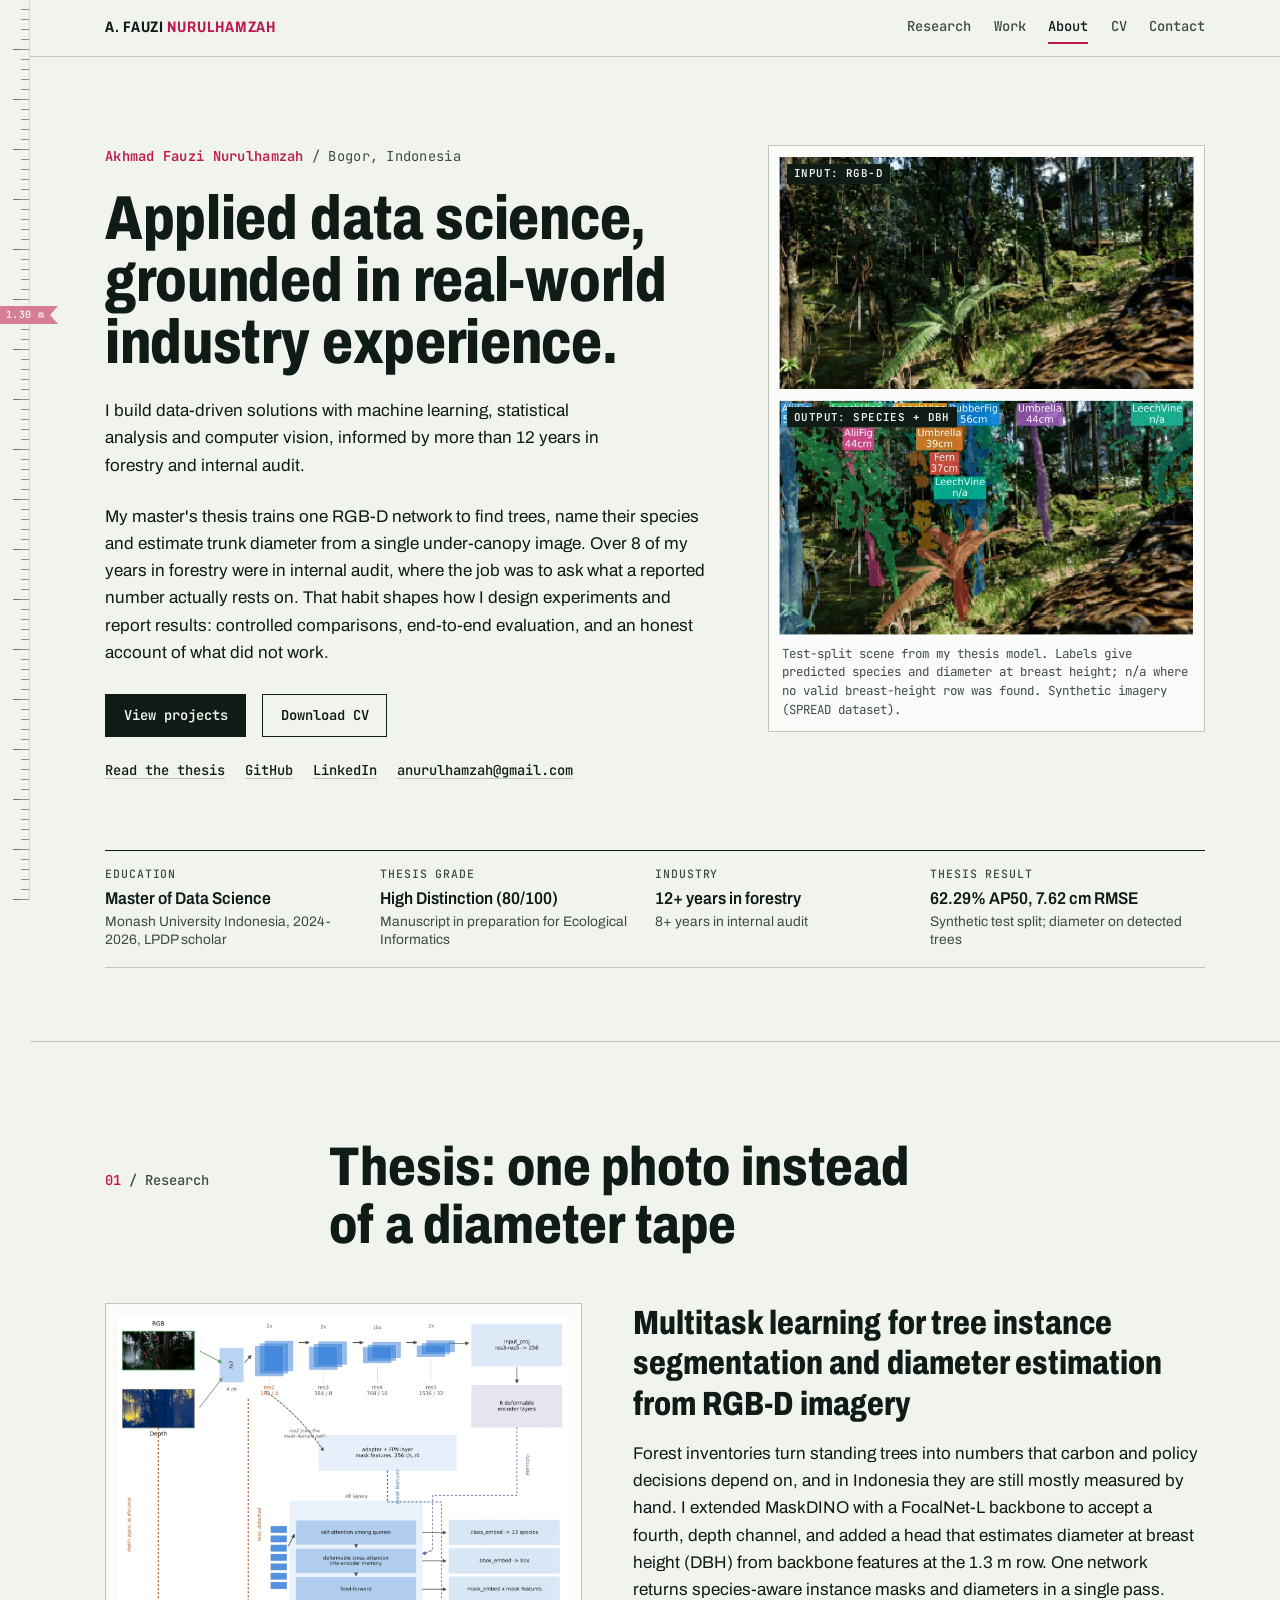
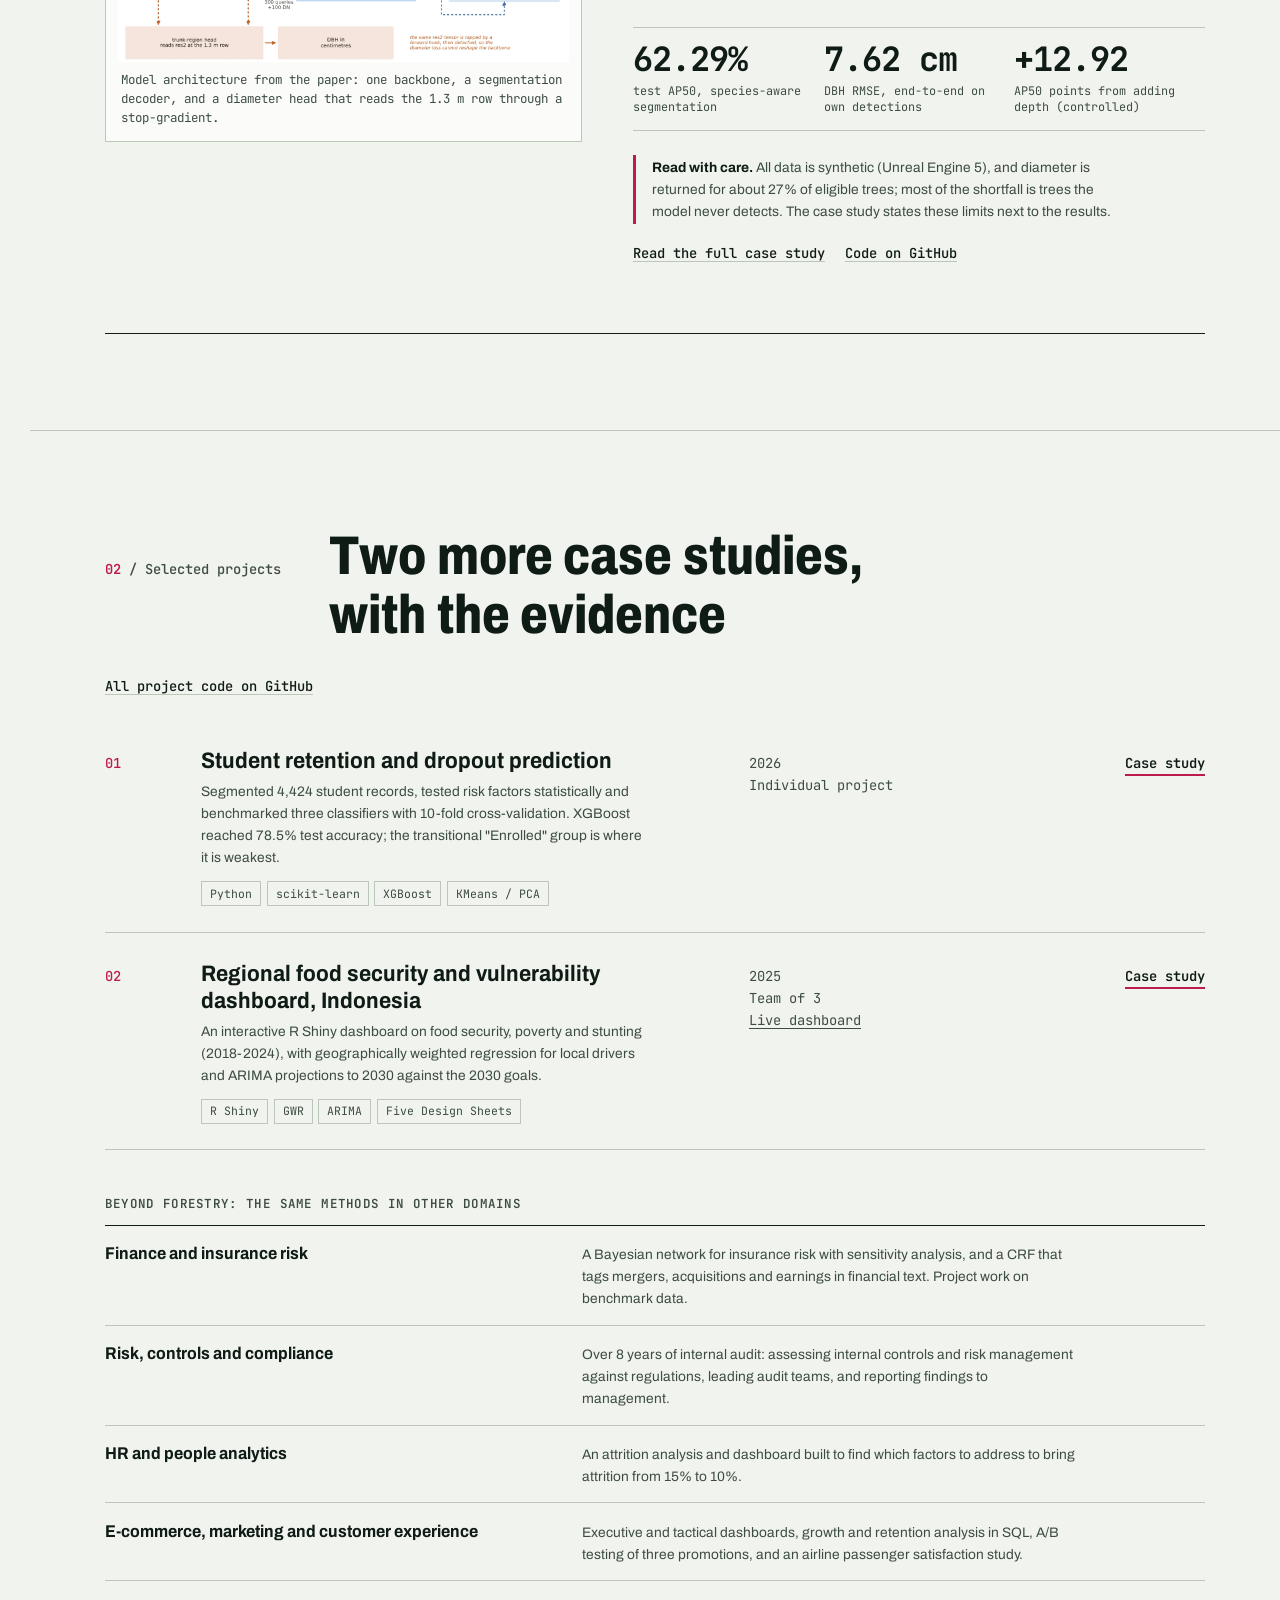
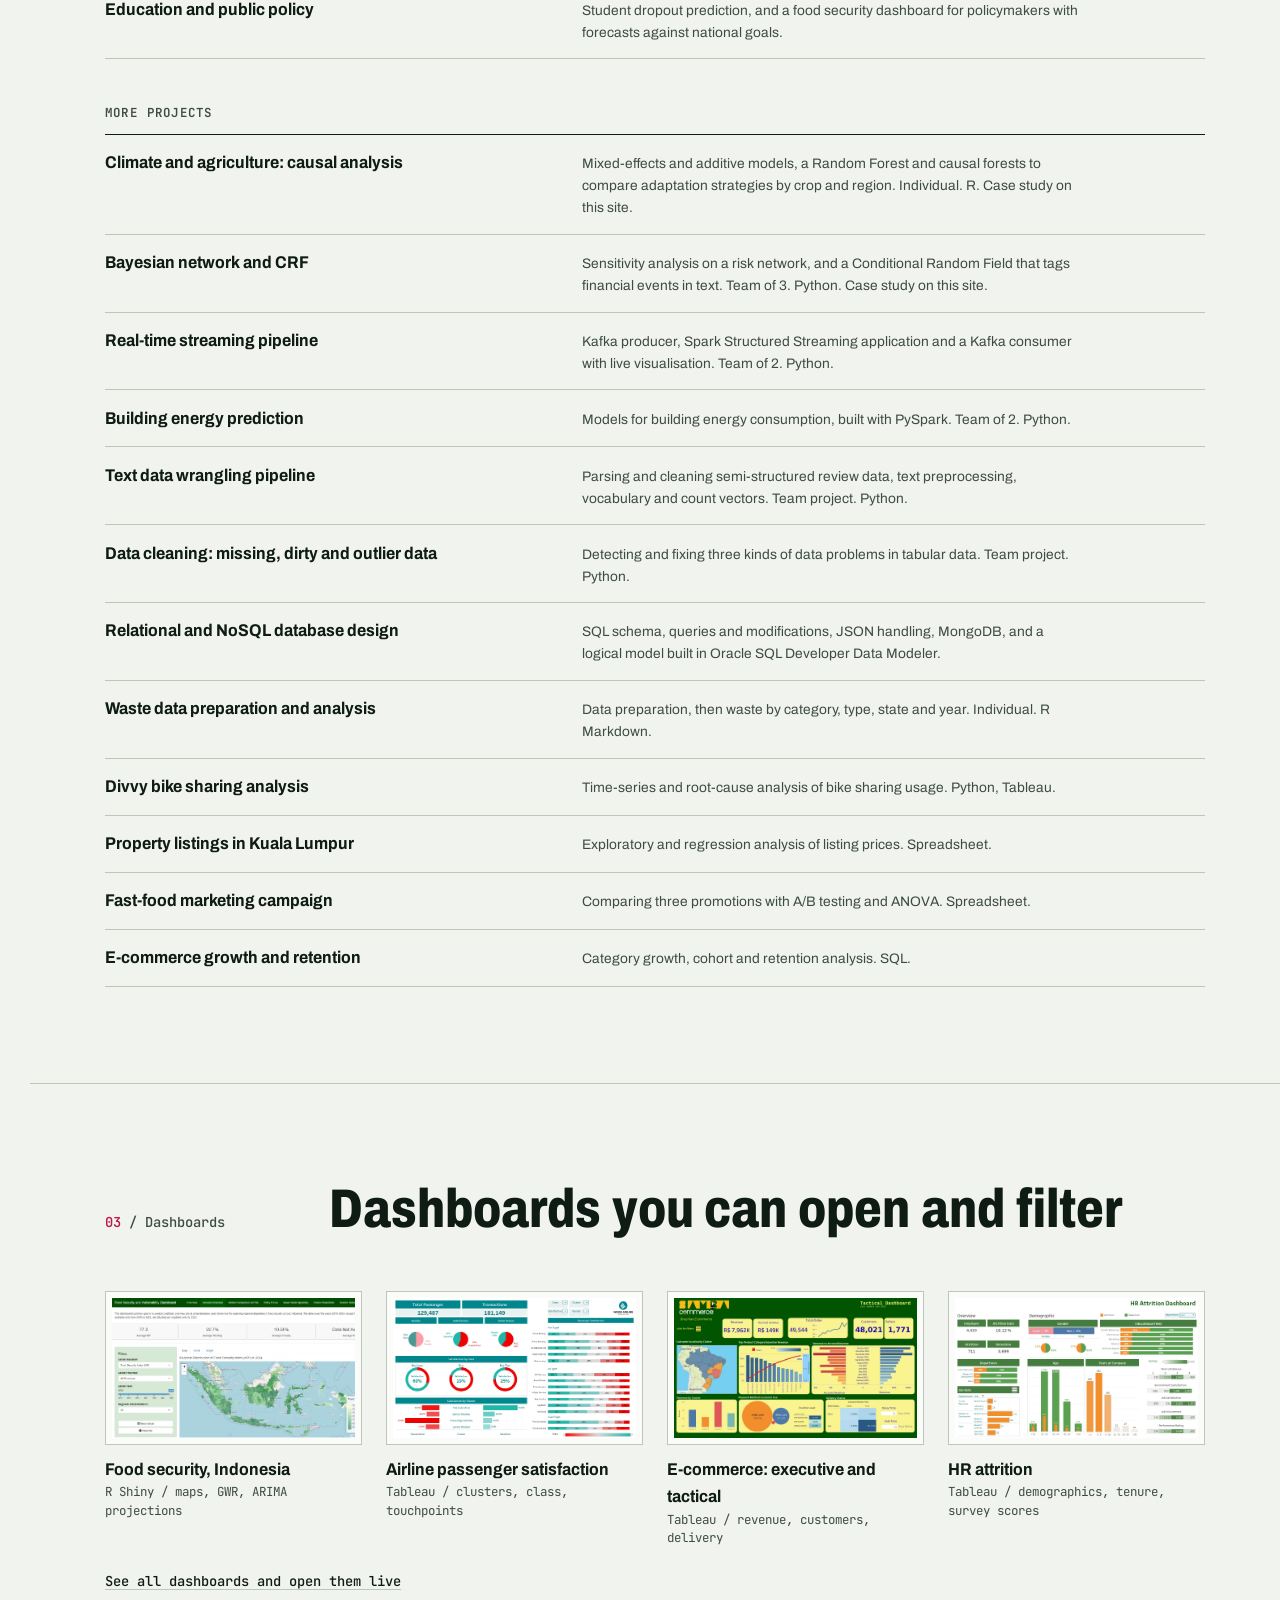
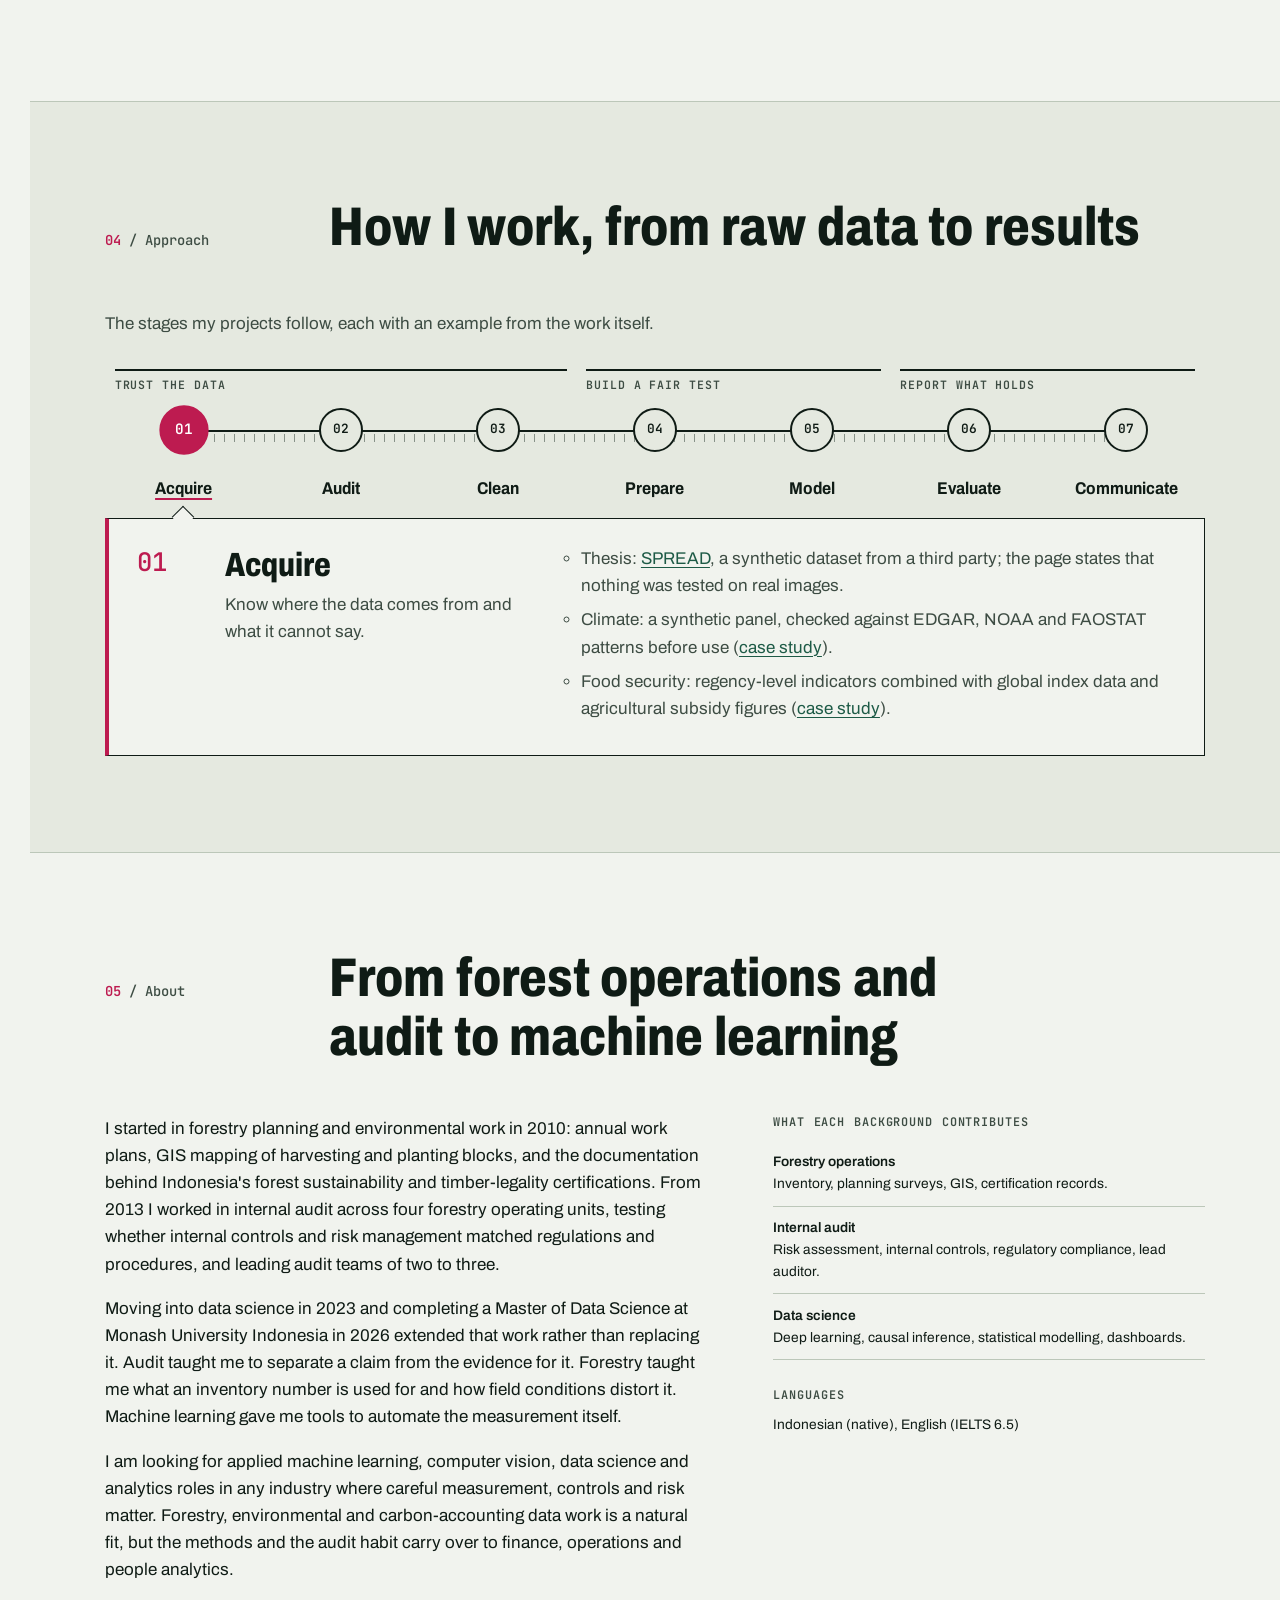
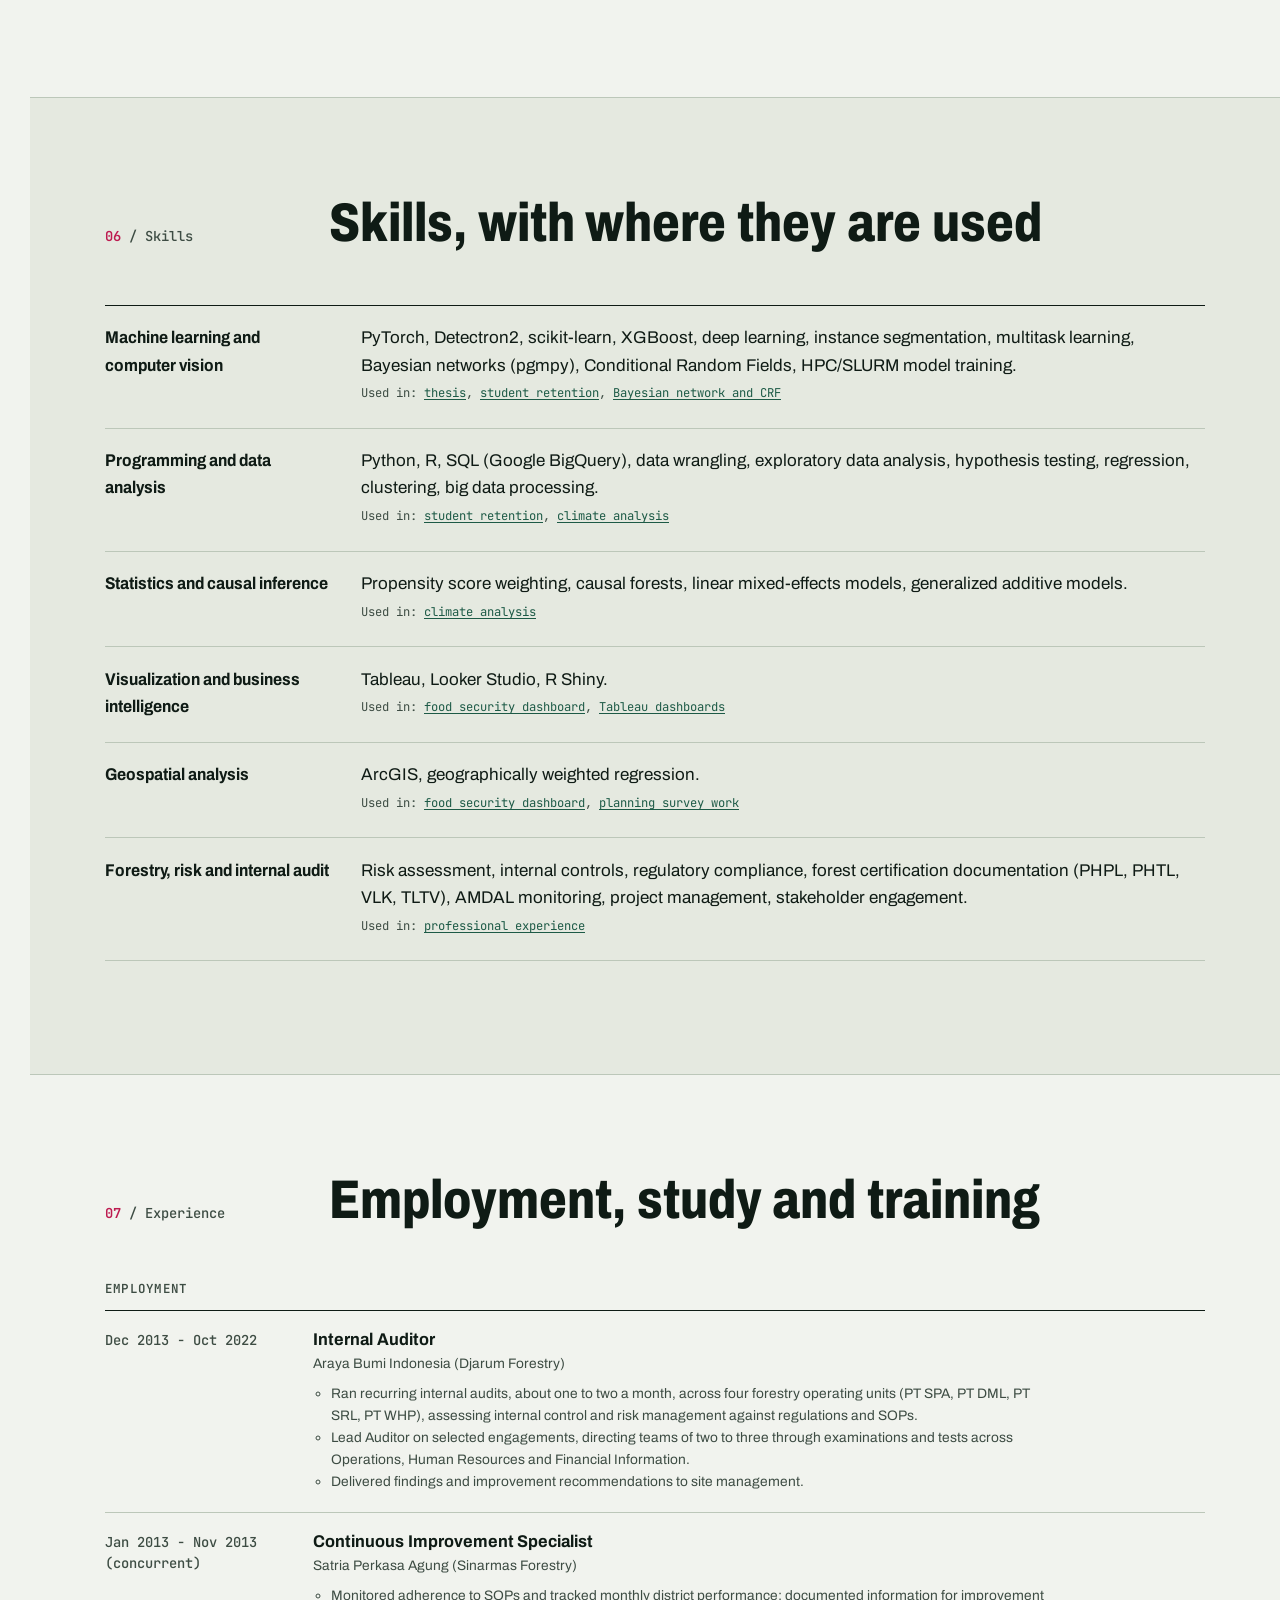
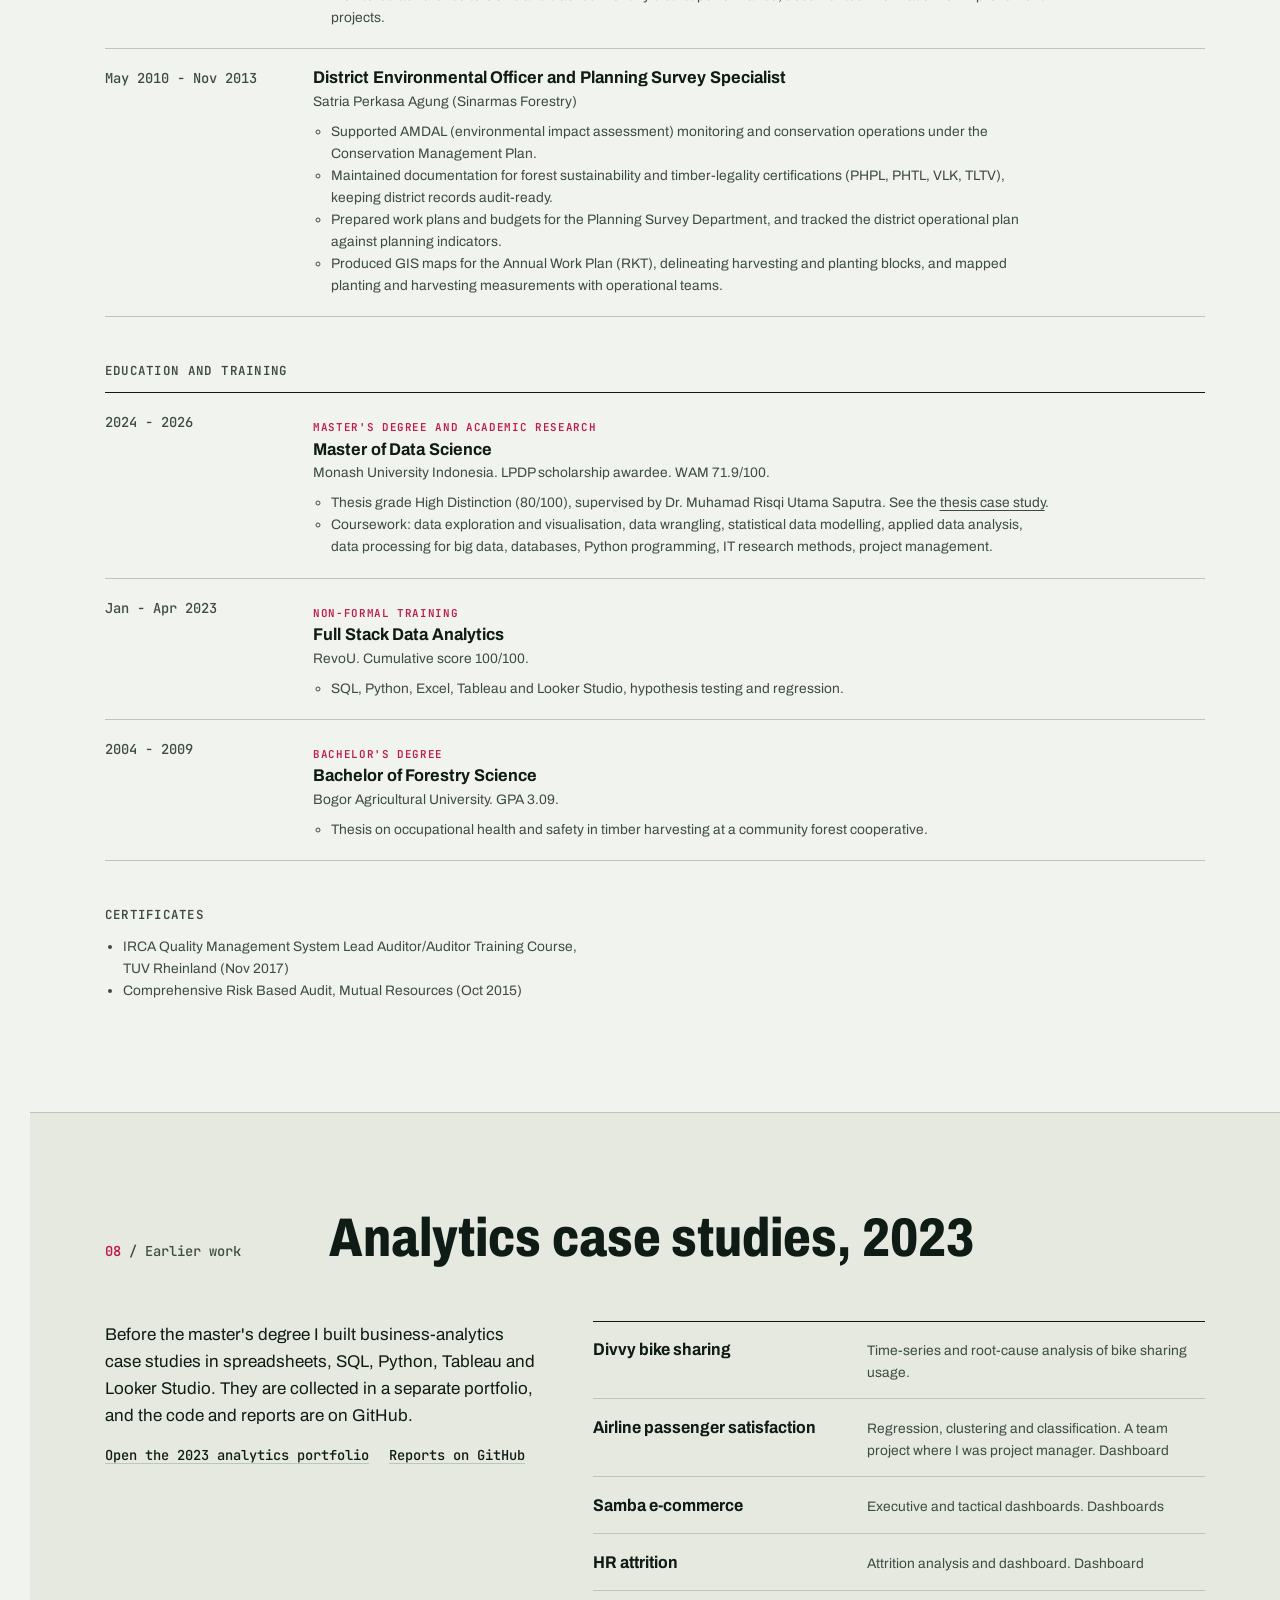
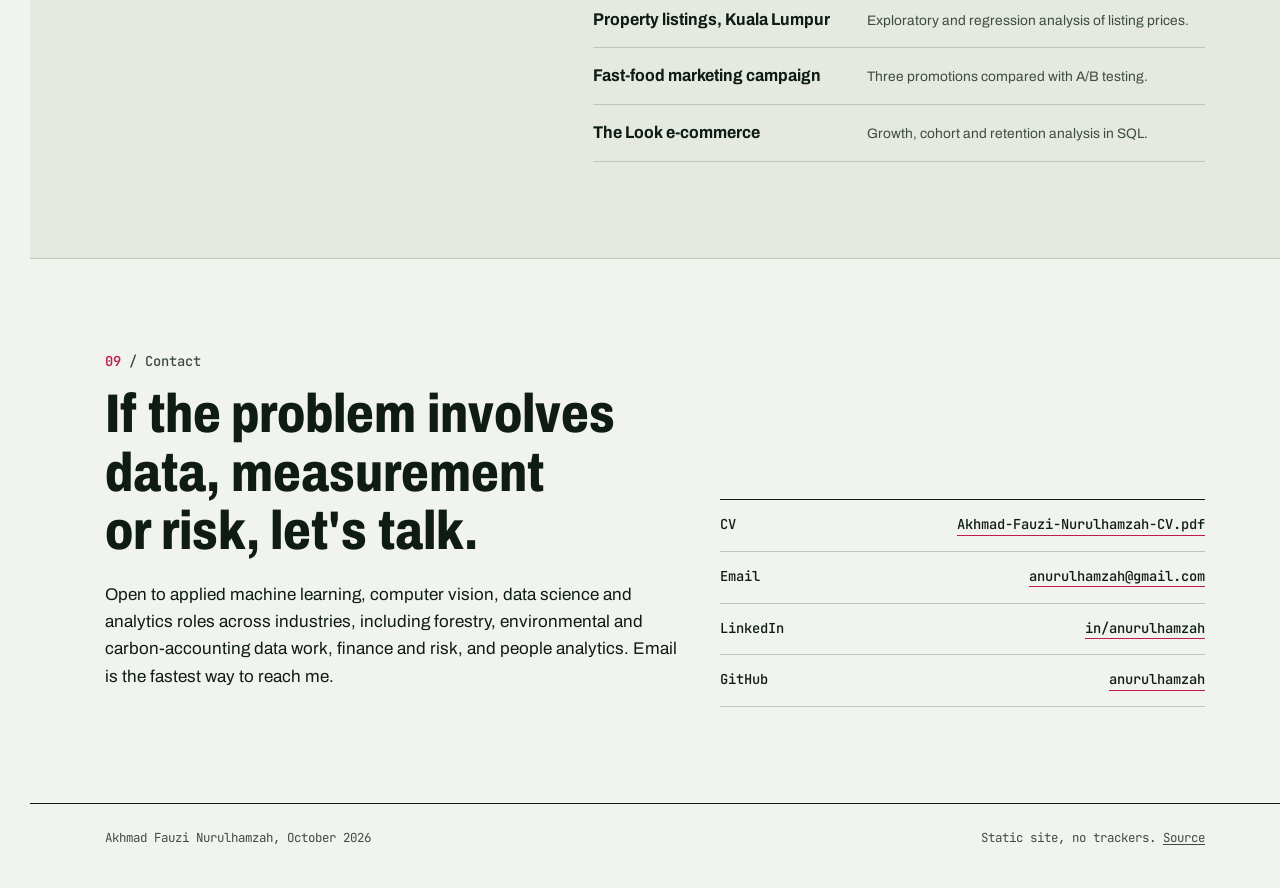
<file: index.html>
<!doctype html>
<html lang="en">
<head>
  <meta charset="utf-8">
  <meta name="viewport" content="width=device-width, initial-scale=1">
  <title>Akhmad Fauzi Nurulhamzah | Applied data science</title>
  <meta name="description" content="Applied data science, machine learning and computer vision, grounded in 12+ years in forestry and 8+ in internal audit. Master of Data Science, Monash.">
  <meta name="color-scheme" content="light dark">
  <link rel="canonical" href="https://anurulhamzah.github.io/">
  <link rel="icon" href="assets/favicon.svg" type="image/svg+xml">
  <link rel="preload" href="assets/fonts/archivo-var.woff2" as="font" type="font/woff2" crossorigin>
  <link rel="stylesheet" href="assets/css/style.css?v=1a0fa28e">
  <meta property="og:type" content="website">
  <meta property="og:title" content="Akhmad Fauzi Nurulhamzah | Applied data science">
  <meta property="og:description" content="Applied data science, grounded in real-world industry experience.">
  <meta property="og:url" content="https://anurulhamzah.github.io/">
  <meta property="og:image" content="https://anurulhamzah.github.io/assets/og-image.png">
  <meta property="og:image:alt" content="Akhmad Fauzi Nurulhamzah, with a rainforest scene segmented by the thesis model">
  <meta name="twitter:card" content="summary_large_image">
  <script type="application/ld+json">
  {
    "@context": "https://schema.org",
    "@type": "Person",
    "name": "Akhmad Fauzi Nurulhamzah",
    "url": "https://anurulhamzah.github.io/",
    "sameAs": ["https://github.com/anurulhamzah", "https://www.linkedin.com/in/anurulhamzah"],
    "alumniOf": [
      {"@type": "CollegeOrUniversity", "name": "Monash University Indonesia"},
      {"@type": "CollegeOrUniversity", "name": "Bogor Agricultural University"}
    ],
    "knowsAbout": ["Data science", "Machine learning", "Computer vision", "Statistical analysis", "Causal inference", "Data visualisation", "Risk and internal controls", "Internal audit", "Forest inventory", "Forestry"]
  }
  </script>
</head>
<body>
  <a class="skip" href="#main">Skip to content</a>
  <div class="ruler" aria-hidden="true"><span class="ruler__flag">1.30 m</span></div>

  <header class="site-header">
    <div class="wrap">
      <a class="brand" href="./">A. Fauzi <span>Nurulhamzah</span></a>
      <nav class="nav" aria-label="Primary">
        <a href="#thesis">Research</a>
        <a href="#work">Work</a>
        <a href="#about">About</a>
        <a href="assets/cv/Akhmad-Fauzi-Nurulhamzah-CV.pdf" download>CV</a>
        <a href="#contact">Contact</a>
      </nav>
    </div>
  </header>

  <main id="main">
    <section class="hero" aria-labelledby="hero-title">
      <div class="wrap hero__grid">
        <div>
          <p class="kicker"><b>Akhmad Fauzi Nurulhamzah</b> / Bogor, Indonesia</p>
          <h1 id="hero-title">Applied data science, grounded in <span style="white-space:nowrap">real-world</span> industry experience.</h1>
          <p class="lede">I build data-driven solutions with machine learning, statistical analysis and computer vision, informed by more than 12 years in forestry and internal audit.</p>
          <p>My master's thesis trains one RGB-D network to find trees, name their species and estimate trunk diameter from a single under-canopy image. Over 8 of my years in forestry were in internal audit, where the job was to ask what a reported number actually rests on. That habit shapes how I design experiments and report results: controlled comparisons, end-to-end evaluation, and an honest account of what did not work.</p>
          <div class="actions">
            <a class="btn" href="#work">View projects</a>
            <a class="btn btn--ghost" href="assets/cv/Akhmad-Fauzi-Nurulhamzah-CV.pdf" download>Download CV</a>
          </div>
          <p class="linkrow" style="margin-top:1.5rem">
            <a href="projects/tree-diameter-estimation/">Read the thesis</a>
            <a href="https://github.com/anurulhamzah">GitHub</a>
            <a href="https://www.linkedin.com/in/anurulhamzah">LinkedIn</a>
            <a href="mailto:anurulhamzah@gmail.com">anurulhamzah@gmail.com</a>
          </p>
        </div>

        <figure class="plate">
          <div class="plate__pair">
            <div class="tagline" data-label="INPUT: RGB-D">
              <img src="assets/img/scene-rgb.webp" width="738" height="415" alt="Ground-level view under a dense rainforest canopy: tree trunks, ferns and vines.">
            </div>
            <div class="tagline" data-label="OUTPUT: SPECIES + DBH">
              <img src="assets/img/scene-prediction.webp" width="738" height="419" alt="The same scene with coloured instance masks over individual trees and labels giving predicted species and trunk diameter in centimetres, for example Umbrella 39 cm and RubberFig 56 cm.">
            </div>
          </div>
          <figcaption>Test-split scene from my thesis model. Labels give predicted species and diameter at breast height; n/a where no valid breast-height row was found. Synthetic imagery (SPREAD dataset).</figcaption>
        </figure>
      </div>

      <div class="wrap">
        <dl class="facts">
          <div><dt>Education</dt><dd>Master of Data Science<small>Monash University Indonesia, 2024-2026, LPDP scholar</small></dd></div>
          <div><dt>Thesis grade</dt><dd>High Distinction (80/100)<small>Manuscript in preparation for Ecological Informatics</small></dd></div>
          <div><dt>Industry</dt><dd>12+ years in forestry<small>8+ years in internal audit</small></dd></div>
          <div><dt>Thesis result</dt><dd>62.29% AP50, 7.62 cm RMSE<small>Synthetic test split; diameter on detected trees</small></dd></div>
        </dl>
      </div>
    </section>

    <section class="section" id="thesis" aria-labelledby="thesis-title">
      <div class="wrap">
        <div class="section__head">
          <p class="section__no"><b>01</b> / Research</p>
          <h2 id="thesis-title">Thesis: one photo instead of a diameter tape</h2>
        </div>

        <article class="feature">
          <figure class="figure" style="margin:0">
            <div class="plate">
              <img src="assets/img/fig-architecture.webp" width="1414" height="1062" alt="Architecture diagram. RGB and depth form a four-channel input to a FocalNet-L backbone feeding a MaskDINO decoder that outputs species, box and mask. A separate trunk-region head reads the res2 feature at the 1.3 m row and outputs diameter at breast height in centimetres.">
              <figcaption>Model architecture from the paper: one backbone, a segmentation decoder, and a diameter head that reads the 1.3 m row through a stop-gradient.</figcaption>
            </div>
          </figure>
          <div>
            <h3>Multitask learning for tree instance segmentation and diameter estimation from RGB-D imagery</h3>
            <p>Forest inventories turn standing trees into numbers that carbon and policy decisions depend on, and in Indonesia they are still mostly measured by hand. I extended MaskDINO with a FocalNet-L backbone to accept a fourth, depth channel, and added a head that estimates diameter at breast height (DBH) from backbone features at the 1.3 m row. One network returns species-aware instance masks and diameters in a single pass.</p>
            <div class="keynums">
              <div><b>62.29%</b><span>test AP50, species-aware segmentation</span></div>
              <div><b>7.62 cm</b><span>DBH RMSE, end-to-end on own detections</span></div>
              <div><b>+12.92</b><span>AP50 points from adding depth (controlled)</span></div>
            </div>
            <p class="callout"><strong>Read with care.</strong> All data is synthetic (Unreal Engine 5), and diameter is returned for about 27% of eligible trees; most of the shortfall is trees the model never detects. The case study states these limits next to the results.</p>
            <p class="linkrow">
              <a href="projects/tree-diameter-estimation/">Read the full case study</a>
              <a href="https://github.com/anurulhamzah/Tree-Segmentation-and-Diameter-Estimation">Code on GitHub</a>
            </p>
          </div>
        </article>
      </div>
    </section>

    <section class="section" id="work" aria-labelledby="work-title">
      <div class="wrap">
        <div class="section__head">
          <p class="section__no"><b>02</b> / Selected projects</p>
          <h2 id="work-title">Two more case studies, with the evidence</h2>
        </div>
        <p class="linkrow" style="margin:-1rem 0 1.5rem"><a href="https://github.com/anurulhamzah/data-analytics-projects">All project code on GitHub</a></p>

        <ol class="rows">
          <li class="row">
            <span class="row__no">01</span>
            <div>
              <h3><a href="projects/student-retention/">Student retention and dropout prediction</a></h3>
              <p>Segmented 4,424 student records, tested risk factors statistically and benchmarked three classifiers with 10-fold cross-validation. XGBoost reached 78.5% test accuracy; the transitional "Enrolled" group is where it is weakest.</p>
              <ul class="tags"><li class="tag">Python</li><li class="tag">scikit-learn</li><li class="tag">XGBoost</li><li class="tag">KMeans / PCA</li></ul>
            </div>
            <p class="meta">2026<br>Individual project</p>
            <a class="row__go" href="projects/student-retention/">Case study</a>
          </li>
          <li class="row">
            <span class="row__no">02</span>
            <div>
              <h3><a href="projects/food-security-dashboard/">Regional food security and vulnerability dashboard, Indonesia</a></h3>
              <p>An interactive R Shiny dashboard on food security, poverty and stunting (2018-2024), with geographically weighted regression for local drivers and ARIMA projections to 2030 against the 2030 goals.</p>
              <ul class="tags"><li class="tag">R Shiny</li><li class="tag">GWR</li><li class="tag">ARIMA</li><li class="tag">Five Design Sheets</li></ul>
            </div>
            <p class="meta">2025<br>Team of 3<br><a href="https://anurulhamzah.shinyapps.io/food-security-dashboard-indonesia/" rel="noopener">Live dashboard</a></p>
            <a class="row__go" href="projects/food-security-dashboard/">Case study</a>
          </li>
        </ol>

        <h3 class="subhead" style="margin-top:3rem">Beyond forestry: the same methods in other domains</h3>
        <ul class="more">
          <li><a href="projects/bayesian-network-crf/"><b>Finance and insurance risk</b></a><span>A Bayesian network for insurance risk with sensitivity analysis, and a CRF that tags mergers, acquisitions and earnings in financial text. Project work on benchmark data.</span></li>
          <li><a href="#experience"><b>Risk, controls and compliance</b></a><span>Over 8 years of internal audit: assessing internal controls and risk management against regulations, leading audit teams, and reporting findings to management.</span></li>
          <li><a href="dashboards/#hr"><b>HR and people analytics</b></a><span>An attrition analysis and dashboard built to find which factors to address to bring attrition from 15% to 10%.</span></li>
          <li><a href="dashboards/#samba"><b>E-commerce, marketing and customer experience</b></a><span>Executive and tactical dashboards, growth and retention analysis in SQL, A/B testing of three promotions, and an airline passenger satisfaction study.</span></li>
          <li><a href="projects/student-retention/"><b>Education and public policy</b></a><span>Student dropout prediction, and a food security dashboard for policymakers with forecasts against national goals.</span></li>
        </ul>

        <h3 class="subhead" style="margin-top:3rem">More projects</h3>
        <ul class="more">
          <li><a href="projects/climate-causal-analysis/"><b>Climate and agriculture: causal analysis</b></a><span>Mixed-effects and additive models, a Random Forest and causal forests to compare adaptation strategies by crop and region. Individual. R. Case study on this site.</span></li>
          <li><a href="projects/bayesian-network-crf/"><b>Bayesian network and CRF</b></a><span>Sensitivity analysis on a risk network, and a Conditional Random Field that tags financial events in text. Team of 3. Python. Case study on this site.</span></li>
          <li><a href="https://github.com/anurulhamzah/data-analytics-projects/tree/main/kafka-spark-streaming-pipeline"><b>Real-time streaming pipeline</b></a><span>Kafka producer, Spark Structured Streaming application and a Kafka consumer with live visualisation. Team of 2. Python.</span></li>
          <li><a href="https://github.com/anurulhamzah/data-analytics-projects/tree/main/building-energy-prediction-spark"><b>Building energy prediction</b></a><span>Models for building energy consumption, built with PySpark. Team of 2. Python.</span></li>
          <li><a href="https://github.com/anurulhamzah/data-analytics-projects/tree/main/text-data-wrangling-pipeline"><b>Text data wrangling pipeline</b></a><span>Parsing and cleaning semi-structured review data, text preprocessing, vocabulary and count vectors. Team project. Python.</span></li>
          <li><a href="https://github.com/anurulhamzah/data-analytics-projects/tree/main/data-cleaning-missing-dirty-outlier"><b>Data cleaning: missing, dirty and outlier data</b></a><span>Detecting and fixing three kinds of data problems in tabular data. Team project. Python.</span></li>
          <li><a href="https://github.com/anurulhamzah/data-analytics-projects/tree/main/database-design-oracle-sql-mongodb"><b>Relational and NoSQL database design</b></a><span>SQL schema, queries and modifications, JSON handling, MongoDB, and a logical model built in Oracle SQL Developer Data Modeler.</span></li>
          <li><a href="https://github.com/anurulhamzah/data-analytics-projects/tree/main/r-data-preparation-case-study"><b>Waste data preparation and analysis</b></a><span>Data preparation, then waste by category, type, state and year. Individual. R Markdown.</span></li>
          <li><a href="https://github.com/anurulhamzah/data-analytics-projects/tree/main/business-analytics-case-studies/divvy-bike-sharing-analysis"><b>Divvy bike sharing analysis</b></a><span>Time-series and root-cause analysis of bike sharing usage. Python, Tableau.</span></li>
          <li><a href="https://github.com/anurulhamzah/data-analytics-projects/tree/main/business-analytics-case-studies/property-listing-kuala-lumpur"><b>Property listings in Kuala Lumpur</b></a><span>Exploratory and regression analysis of listing prices. Spreadsheet.</span></li>
          <li><a href="https://github.com/anurulhamzah/data-analytics-projects/tree/main/business-analytics-case-studies/marketing-campaign-fast-food-chain"><b>Fast-food marketing campaign</b></a><span>Comparing three promotions with A/B testing and ANOVA. Spreadsheet.</span></li>
          <li><a href="https://github.com/anurulhamzah/data-analytics-projects/tree/main/business-analytics-case-studies/the-look-ecommerce-growth-retention"><b>E-commerce growth and retention</b></a><span>Category growth, cohort and retention analysis. SQL.</span></li>
        </ul>
      </div>
    </section>

    <section class="section" id="dashboards" aria-labelledby="dash-title">
      <div class="wrap">
        <div class="section__head">
          <p class="section__no"><b>03</b> / Dashboards</p>
          <h2 id="dash-title">Dashboards you can open and filter</h2>
        </div>
        <ul class="gallery">
          <li>
            <a href="dashboards/#food">
              <div class="plate"><img src="assets/img/dash-food-security.webp" width="1200" height="626" loading="lazy" alt="Food security dashboard with a green map of Indonesian districts and filters."></div>
              <b>Food security, Indonesia</b>
              <span>R Shiny / maps, GWR, ARIMA projections</span>
            </a>
          </li>
          <li>
            <a href="dashboards/#passenger">
              <div class="plate"><img src="assets/img/dash-passenger.webp" width="1200" height="698" loading="lazy" alt="Airline passenger satisfaction dashboard in teal: passenger totals, satisfaction by class and cluster, and touchpoint ratings."></div>
              <b>Airline passenger satisfaction</b>
              <span>Tableau / clusters, class, touchpoints</span>
            </a>
          </li>
          <li>
            <a href="dashboards/#samba">
              <div class="plate"><img src="assets/img/dash-samba-tactical.webp" width="1200" height="688" loading="lazy" alt="Tactical e-commerce dashboard in green and yellow: revenue, orders, customer clusters on a map, product categories and delivery status."></div>
              <b>E-commerce: executive and tactical</b>
              <span>Tableau / revenue, customers, delivery</span>
            </a>
          </li>
          <li>
            <a href="dashboards/#hr">
              <div class="plate"><img src="assets/img/dash-hr-attrition.webp" width="1200" height="688" loading="lazy" alt="HR attrition dashboard in green and orange: attrition rate, demographics, department, age and survey heatmaps."></div>
              <b>HR attrition</b>
              <span>Tableau / demographics, tenure, survey scores</span>
            </a>
          </li>
        </ul>
        <p class="linkrow"><a href="dashboards/">See all dashboards and open them live</a></p>
      </div>
    </section>

    <section class="section section--tint" id="approach" aria-labelledby="approach-title">
      <div class="wrap">
        <div class="section__head">
          <p class="section__no"><b>04</b> / Approach</p>
          <h2 id="approach-title">How I work, from raw data to results</h2>
        </div>
        <p class="section__intro" style="margin-bottom:2rem">The stages my projects follow, each with an example from the work itself.</p>
        <div class="flow7" data-flow hidden>
          <div class="flow7__groups" aria-hidden="true">
            <span style="grid-column:1 / 4">Trust the data</span>
            <span style="grid-column:4 / 6">Build a fair test</span>
            <span style="grid-column:6 / 8">Report what holds</span>
          </div>
          <div class="flow7__rail" role="tablist" aria-label="Stages of my workflow">
            <button type="button" role="tab" id="tab-pipe-1" aria-controls="pipe-1" aria-selected="true" tabindex="0" class="flow7__stop"><span class="flow7__dot">01</span><span class="flow7__name">Acquire</span></button>
            <button type="button" role="tab" id="tab-pipe-2" aria-controls="pipe-2" aria-selected="false" tabindex="-1" class="flow7__stop"><span class="flow7__dot">02</span><span class="flow7__name">Audit</span></button>
            <button type="button" role="tab" id="tab-pipe-3" aria-controls="pipe-3" aria-selected="false" tabindex="-1" class="flow7__stop"><span class="flow7__dot">03</span><span class="flow7__name">Clean</span></button>
            <button type="button" role="tab" id="tab-pipe-4" aria-controls="pipe-4" aria-selected="false" tabindex="-1" class="flow7__stop"><span class="flow7__dot">04</span><span class="flow7__name">Prepare</span></button>
            <button type="button" role="tab" id="tab-pipe-5" aria-controls="pipe-5" aria-selected="false" tabindex="-1" class="flow7__stop"><span class="flow7__dot">05</span><span class="flow7__name">Model</span></button>
            <button type="button" role="tab" id="tab-pipe-6" aria-controls="pipe-6" aria-selected="false" tabindex="-1" class="flow7__stop"><span class="flow7__dot">06</span><span class="flow7__name">Evaluate</span></button>
            <button type="button" role="tab" id="tab-pipe-7" aria-controls="pipe-7" aria-selected="false" tabindex="-1" class="flow7__stop"><span class="flow7__dot">07</span><span class="flow7__name">Communicate</span></button>
          </div>
        </div>
        <ol class="pipe" data-pipe>
          <li class="pipe__row is-active" id="pipe-1" role="tabpanel" aria-labelledby="tab-pipe-1">
            <span class="pipe__no">01</span>
            <div class="pipe__what"><h3>Acquire</h3><p>Know where the data comes from and what it cannot say.</p></div>
            <ul class="pipe__proof">
              <li>Thesis: <a href="projects/tree-diameter-estimation/#pipeline">SPREAD</a>, a synthetic dataset from a third party; the page states that nothing was tested on real images.</li>
              <li>Climate: a synthetic panel, checked against EDGAR, NOAA and FAOSTAT patterns before use (<a href="projects/climate-causal-analysis/">case study</a>).</li>
              <li>Food security: regency-level indicators combined with global index data and agricultural subsidy figures (<a href="projects/food-security-dashboard/">case study</a>).</li>
            </ul>
          </li>
          <li class="pipe__row" id="pipe-2" role="tabpanel" aria-labelledby="tab-pipe-2">
            <span class="pipe__no">02</span>
            <div class="pipe__what"><h3>Audit</h3><p>Check the data before trusting a model built on it.</p></div>
            <ul class="pipe__proof">
              <li>Thesis: every annotation box compared with its mask, and the mask union with a semantic mask, in all images before any training.</li>
              <li>Climate: summary statistics exposed negative pesticide and fertilizer values.</li>
              <li>Food security: zeros in the stunting and undernourishment columns were found to be missing values.</li>
            </ul>
          </li>
          <li class="pipe__row" id="pipe-3" role="tabpanel" aria-labelledby="tab-pipe-3">
            <span class="pipe__no">03</span>
            <div class="pipe__what"><h3>Clean</h3><p>Fix it, keep the original, measure the effect.</p></div>
            <ul class="pipe__proof">
              <li>Thesis: 416 masks (0.8% of instances) repaired into a new folder. The fix added 1.7 AP50 for a pretrained RGB model and changed nothing for RGB-D trained from scratch.</li>
              <li>Climate: 19 impossible rows (0.19%) removed, with the reason written down.</li>
              <li>Missing, dirty and outlier values, and text parsing, in <a href="https://github.com/anurulhamzah/data-analytics-projects/tree/main/data-cleaning-missing-dirty-outlier">two</a> <a href="https://github.com/anurulhamzah/data-analytics-projects/tree/main/text-data-wrangling-pipeline">wrangling projects</a>.</li>
            </ul>
          </li>
          <li class="pipe__row" id="pipe-4" role="tabpanel" aria-labelledby="tab-pipe-4">
            <span class="pipe__no">04</span>
            <div class="pipe__what"><h3>Prepare</h3><p>Build the split so the test is honest.</p></div>
            <ul class="pipe__proof">
              <li>Thesis: split by rendered scene so one tree never sits on both sides, with a check inside every training script.</li>
              <li>Climate: one preprocessing recipe applied to training and test data, to prevent leakage.</li>
              <li>Retention: a held-out set of 885 students, scored once (<a href="projects/student-retention/">case study</a>).</li>
            </ul>
          </li>
          <li class="pipe__row" id="pipe-5" role="tabpanel" aria-labelledby="tab-pipe-5">
            <span class="pipe__no">05</span>
            <div class="pipe__what"><h3>Model</h3><p>Start from a baseline and change one thing at a time.</p></div>
            <ul class="pipe__proof">
              <li>Thesis: a Mask R-CNN reference, a geometric diameter baseline and six backbones; both arms of the depth comparison trained from scratch.</li>
              <li>Retention: logistic regression before Random Forest and XGBoost.</li>
              <li>Climate: mixed-effects models, then GAMs, a Random Forest and causal forests, each chosen for a stated reason.</li>
            </ul>
          </li>
          <li class="pipe__row" id="pipe-6" role="tabpanel" aria-labelledby="tab-pipe-6">
            <span class="pipe__no">06</span>
            <div class="pipe__what"><h3>Evaluate</h3><p>Measure what would be deployed, and where it fails.</p></div>
            <ul class="pipe__proof">
              <li>Thesis: diameter scored on the model's own detections; recall split by camera distance and by occlusion (<a href="projects/tree-diameter-estimation/#results">results</a>).</li>
              <li>Retention: cross-validation, then one hold-out; the weakest class (Enrolled, recall 0.37) is reported.</li>
              <li>Bayesian and CRF project: F1 on training, validation and test data to check for overfitting (<a href="projects/bayesian-network-crf/">case study</a>).</li>
            </ul>
          </li>
          <li class="pipe__row" id="pipe-7" role="tabpanel" aria-labelledby="tab-pipe-7">
            <span class="pipe__no">07</span>
            <div class="pipe__what"><h3>Communicate</h3><p>Say what the result does and does not show.</p></div>
            <ul class="pipe__proof">
              <li>Interactive R Shiny and Tableau dashboards for readers who will not open a notebook (<a href="dashboards/">dashboards</a>).</li>
              <li>Project pages and READMEs list limitations and what is not included.</li>
              <li>Thesis page: diameter is returned for about 27% of eligible trees (<a href="projects/tree-diameter-estimation/#limits">limitations</a>).</li>
            </ul>
          </li>
        </ol>
      </div>
    </section>

    <section class="section" id="about" aria-labelledby="about-title">
      <div class="wrap">
        <div class="section__head">
          <p class="section__no"><b>05</b> / About</p>
          <h2 id="about-title">From forest operations and audit to machine learning</h2>
        </div>
        <div class="about">
          <div>
            <p>I started in forestry planning and environmental work in 2010: annual work plans, GIS mapping of harvesting and planting blocks, and the documentation behind Indonesia's forest sustainability and timber-legality certifications. From 2013 I worked in internal audit across four forestry operating units, testing whether internal controls and risk management matched regulations and procedures, and leading audit teams of two to three.</p>
            <p>Moving into data science in 2023 and completing a Master of Data Science at Monash University Indonesia in 2026 extended that work rather than replacing it. Audit taught me to separate a claim from the evidence for it. Forestry taught me what an inventory number is used for and how field conditions distort it. Machine learning gave me tools to automate the measurement itself.</p>
            <p>I am looking for applied machine learning, computer vision, data science and analytics roles in any industry where careful measurement, controls and risk matter. Forestry, environmental and carbon-accounting data work is a natural fit, but the methods and the audit habit carry over to finance, operations and people analytics.</p>
          </div>
          <aside aria-label="Background at a glance">
            <h3>What each background contributes</h3>
            <ul class="stack-list">
              <li><b>Forestry operations</b>Inventory, planning surveys, GIS, certification records.</li>
              <li><b>Internal audit</b>Risk assessment, internal controls, regulatory compliance, lead auditor.</li>
              <li><b>Data science</b>Deep learning, causal inference, statistical modelling, dashboards.</li>
            </ul>
            <h3>Languages</h3>
            <p style="margin:0">Indonesian (native), English (IELTS 6.5)</p>
          </aside>
        </div>
      </div>
    </section>

    <section class="section section--tint" id="skills" aria-labelledby="skills-title">
      <div class="wrap">
        <div class="section__head">
          <p class="section__no"><b>06</b> / Skills</p>
          <h2 id="skills-title">Skills, with where they are used</h2>
        </div>
        <dl class="skills">
          <div>
            <dt>Machine learning and computer vision</dt>
            <dd>
              <p>PyTorch, Detectron2, scikit-learn, XGBoost, deep learning, instance segmentation, multitask learning, Bayesian networks (pgmpy), Conditional Random Fields, HPC/SLURM model training.</p>
              <p class="shown">Used in: <a href="projects/tree-diameter-estimation/">thesis</a>, <a href="projects/student-retention/">student retention</a>, <a href="projects/bayesian-network-crf/">Bayesian network and CRF</a></p>
            </dd>
          </div>
          <div>
            <dt>Programming and data analysis</dt>
            <dd>
              <p>Python, R, SQL (Google BigQuery), data wrangling, exploratory data analysis, hypothesis testing, regression, clustering, big data processing.</p>
              <p class="shown">Used in: <a href="projects/student-retention/">student retention</a>, <a href="projects/climate-causal-analysis/">climate analysis</a></p>
            </dd>
          </div>
          <div>
            <dt>Statistics and causal inference</dt>
            <dd>
              <p>Propensity score weighting, causal forests, linear mixed-effects models, generalized additive models.</p>
              <p class="shown">Used in: <a href="projects/climate-causal-analysis/">climate analysis</a></p>
            </dd>
          </div>
          <div>
            <dt>Visualization and business intelligence</dt>
            <dd>
              <p>Tableau, Looker Studio, R Shiny.</p>
              <p class="shown">Used in: <a href="projects/food-security-dashboard/">food security dashboard</a>, <a href="dashboards/">Tableau dashboards</a></p>
            </dd>
          </div>
          <div>
            <dt>Geospatial analysis</dt>
            <dd>
              <p>ArcGIS, geographically weighted regression.</p>
              <p class="shown">Used in: <a href="projects/food-security-dashboard/">food security dashboard</a>, <a href="#experience">planning survey work</a></p>
            </dd>
          </div>
          <div>
            <dt>Forestry, risk and internal audit</dt>
            <dd>
              <p>Risk assessment, internal controls, regulatory compliance, forest certification documentation (PHPL, PHTL, VLK, TLTV), AMDAL monitoring, project management, stakeholder engagement.</p>
              <p class="shown">Used in: <a href="#experience">professional experience</a></p>
            </dd>
          </div>
        </dl>
      </div>
    </section>

    <section class="section" id="experience" aria-labelledby="exp-title">
      <div class="wrap">
        <div class="section__head">
          <p class="section__no"><b>07</b> / Experience</p>
          <h2 id="exp-title">Employment, study and training</h2>
        </div>

        <h3 class="subhead">Employment</h3>
        <ol class="timeline">
          <li>
            <time>Dec 2013 - Oct 2022</time>
            <div>
              <h3>Internal Auditor</h3>
              <p class="org">Araya Bumi Indonesia (Djarum Forestry)</p>
              <ul>
                <li>Ran recurring internal audits, about one to two a month, across four forestry operating units (PT SPA, PT DML, PT SRL, PT WHP), assessing internal control and risk management against regulations and SOPs.</li>
                <li>Lead Auditor on selected engagements, directing teams of two to three through examinations and tests across Operations, Human Resources and Financial Information.</li>
                <li>Delivered findings and improvement recommendations to site management.</li>
              </ul>
            </div>
          </li>
          <li>
            <time>Jan 2013 - Nov 2013<br>(concurrent)</time>
            <div>
              <h3>Continuous Improvement Specialist</h3>
              <p class="org">Satria Perkasa Agung (Sinarmas Forestry)</p>
              <ul>
                <li>Monitored adherence to SOPs and tracked monthly district performance; documented information for improvement projects.</li>
              </ul>
            </div>
          </li>
          <li>
            <time>May 2010 - Nov 2013</time>
            <div>
              <h3>District Environmental Officer and Planning Survey Specialist</h3>
              <p class="org">Satria Perkasa Agung (Sinarmas Forestry)</p>
              <ul>
                <li>Supported AMDAL (environmental impact assessment) monitoring and conservation operations under the Conservation Management Plan.</li>
                <li>Maintained documentation for forest sustainability and timber-legality certifications (PHPL, PHTL, VLK, TLTV), keeping district records audit-ready.</li>
                <li>Prepared work plans and budgets for the Planning Survey Department, and tracked the district operational plan against planning indicators.</li>
                <li>Produced GIS maps for the Annual Work Plan (RKT), delineating harvesting and planting blocks, and mapped planting and harvesting measurements with operational teams.</li>
              </ul>
            </div>
          </li>
        </ol>

        <h3 class="subhead">Education and training</h3>
        <ol class="timeline">
          <li>
            <time>2024 - 2026</time>
            <div>
              <span class="type">Master's degree and academic research</span>
              <h3>Master of Data Science</h3>
              <p class="org">Monash University Indonesia. LPDP scholarship awardee. WAM 71.9/100.</p>
              <ul>
                <li>Thesis grade High Distinction (80/100), supervised by Dr. Muhamad Risqi Utama Saputra. See the <a href="projects/tree-diameter-estimation/">thesis case study</a>.</li>
                <li>Coursework: data exploration and visualisation, data wrangling, statistical data modelling, applied data analysis, data processing for big data, databases, Python programming, IT research methods, project management.</li>
              </ul>
            </div>
          </li>
          <li>
            <time>Jan - Apr 2023</time>
            <div>
              <span class="type">Non-formal training</span>
              <h3>Full Stack Data Analytics</h3>
              <p class="org">RevoU. Cumulative score 100/100.</p>
              <ul><li>SQL, Python, Excel, Tableau and Looker Studio, hypothesis testing and regression.</li></ul>
            </div>
          </li>
          <li>
            <time>2004 - 2009</time>
            <div>
              <span class="type">Bachelor's degree</span>
              <h3>Bachelor of Forestry Science</h3>
              <p class="org">Bogor Agricultural University. GPA 3.09.</p>
              <ul><li>Thesis on occupational health and safety in timber harvesting at a community forest cooperative.</li></ul>
            </div>
          </li>
        </ol>

        <h3 class="subhead">Certificates</h3>
        <ul class="small" style="max-width:60ch;padding-left:1.1rem">
          <li>IRCA Quality Management System Lead Auditor/Auditor Training Course, TUV Rheinland (Nov 2017)</li>
          <li>Comprehensive Risk Based Audit, Mutual Resources (Oct 2015)</li>
        </ul>
      </div>
    </section>

    <section class="section section--tint" id="earlier" aria-labelledby="earlier-title">
      <div class="wrap">
        <div class="section__head">
          <p class="section__no"><b>08</b> / Earlier work</p>
          <h2 id="earlier-title">Analytics case studies, 2023</h2>
        </div>
        <div class="earlier">
          <div>
            <p>Before the master's degree I built business-analytics case studies in spreadsheets, SQL, Python, Tableau and Looker Studio. They are collected in a separate portfolio, and the code and reports are on GitHub.</p>
            <p class="linkrow"><a href="https://bit.ly/anurulhamzah-portofolio">Open the 2023 analytics portfolio</a> <a href="https://github.com/anurulhamzah/data-analytics-projects/tree/main/business-analytics-case-studies">Reports on GitHub</a></p>
          </div>
          <ul class="more">
            <li><b>Divvy bike sharing</b><span>Time-series and root-cause analysis of bike sharing usage.</span></li>
            <li><b>Airline passenger satisfaction</b><span>Regression, clustering and classification. A team project where I was project manager. <a href="dashboards/#passenger">Dashboard</a></span></li>
            <li><b>Samba e-commerce</b><span>Executive and tactical dashboards. <a href="dashboards/#samba">Dashboards</a></span></li>
            <li><b>HR attrition</b><span>Attrition analysis and dashboard. <a href="dashboards/#hr">Dashboard</a></span></li>
            <li><b>Property listings, Kuala Lumpur</b><span>Exploratory and regression analysis of listing prices.</span></li>
            <li><b>Fast-food marketing campaign</b><span>Three promotions compared with A/B testing.</span></li>
            <li><b>The Look e-commerce</b><span>Growth, cohort and retention analysis in SQL.</span></li>
          </ul>
        </div>
      </div>
    </section>

    <section class="section" id="contact" aria-labelledby="contact-title">
      <div class="wrap contact">
        <div>
          <p class="section__no"><b>09</b> / Contact</p>
          <h2 id="contact-title" style="margin-top:1rem">If the problem involves data, measurement or risk, let's talk.</h2>
          <p style="margin-top:1.25rem">Open to applied machine learning, computer vision, data science and analytics roles across industries, including forestry, environmental and carbon-accounting data work, finance and risk, and people analytics. Email is the fastest way to reach me.</p>
        </div>
        <ul class="contact__list">
          <li><span>CV</span><a href="assets/cv/Akhmad-Fauzi-Nurulhamzah-CV.pdf" download>Akhmad-Fauzi-Nurulhamzah-CV.pdf</a></li>
          <li><span>Email</span><a href="mailto:anurulhamzah@gmail.com">anurulhamzah@gmail.com</a></li>
          <li><span>LinkedIn</span><a href="https://www.linkedin.com/in/anurulhamzah">in/anurulhamzah</a></li>
          <li><span>GitHub</span><a href="https://github.com/anurulhamzah">anurulhamzah</a></li>
        </ul>
      </div>
    </section>
  </main>

  <footer class="site-footer">
    <div class="wrap">
      <span>Akhmad Fauzi Nurulhamzah, October 2026</span>
      <span>Static site, no trackers. <a href="https://github.com/anurulhamzah/anurulhamzah.github.io">Source</a></span>
    </div>
  </footer>
  <script src="assets/js/main.js?v=9e908470" defer></script>
</body>
</html>
</file>
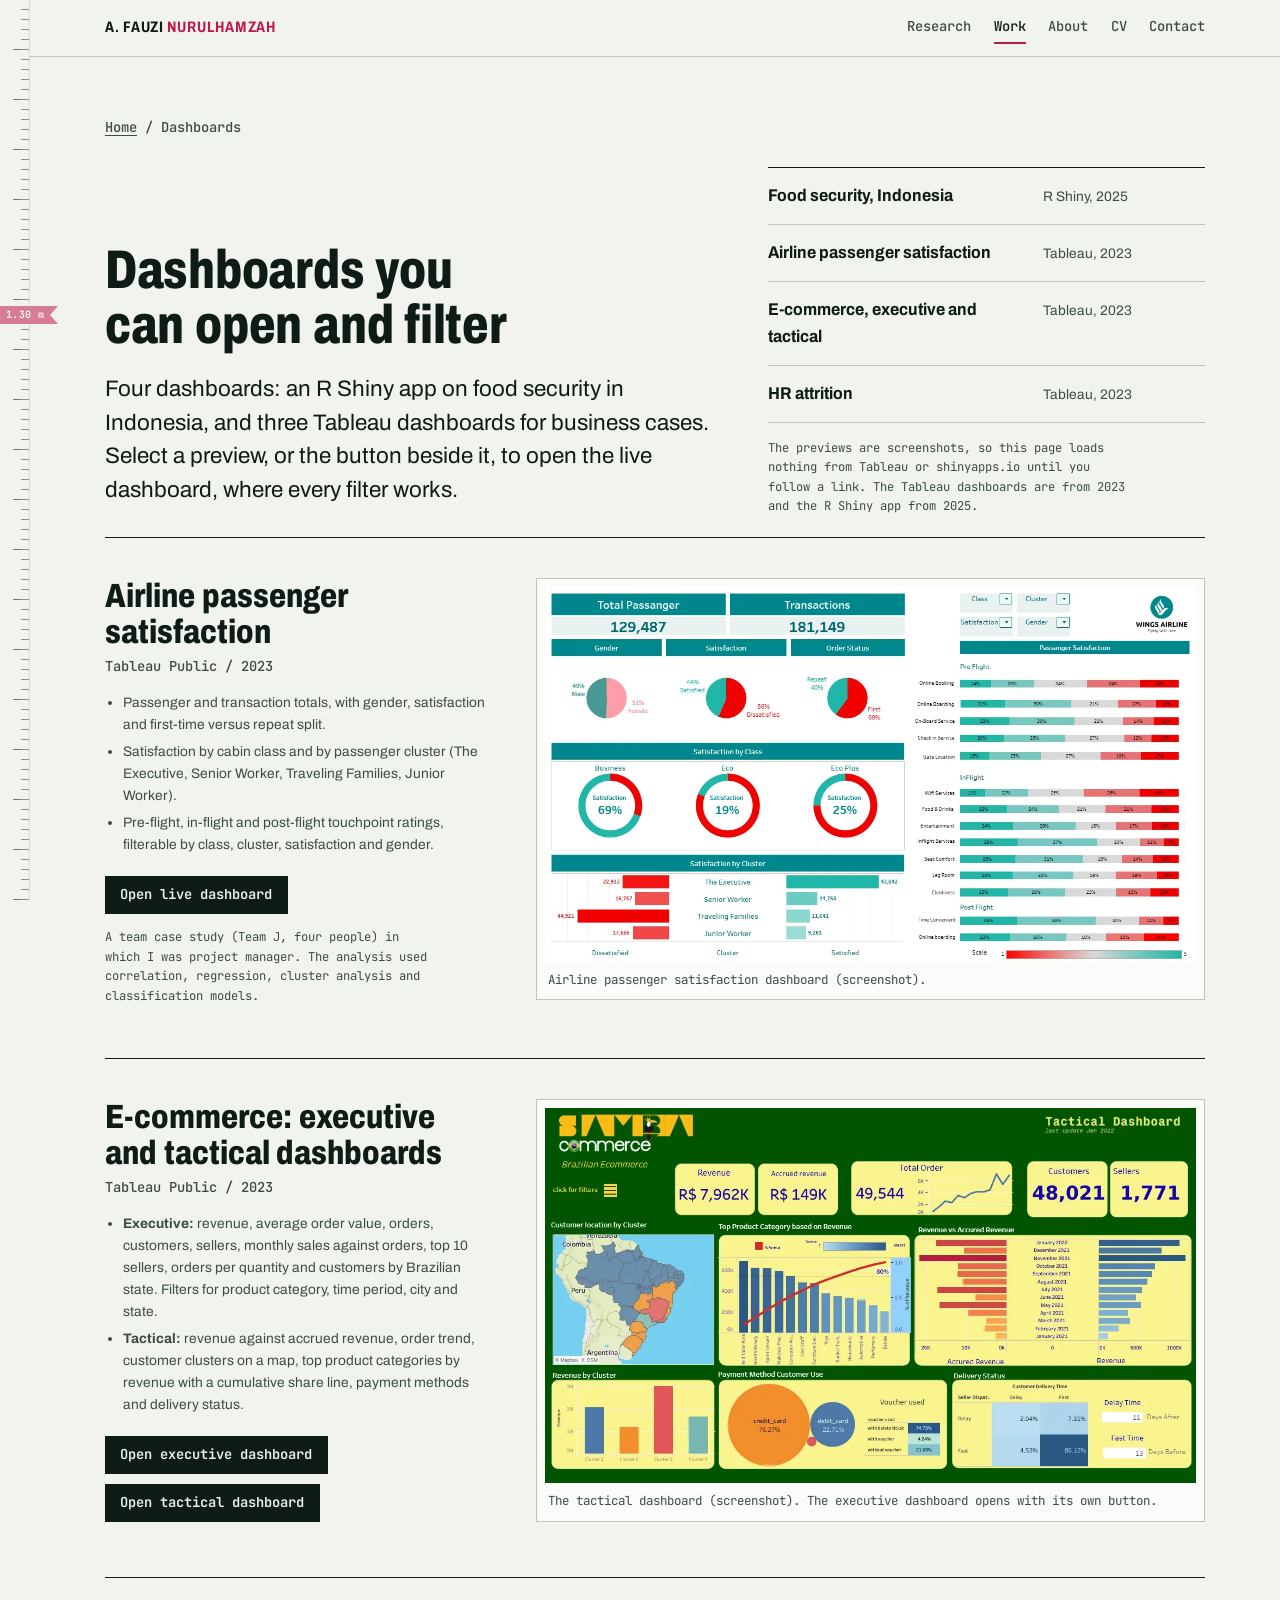
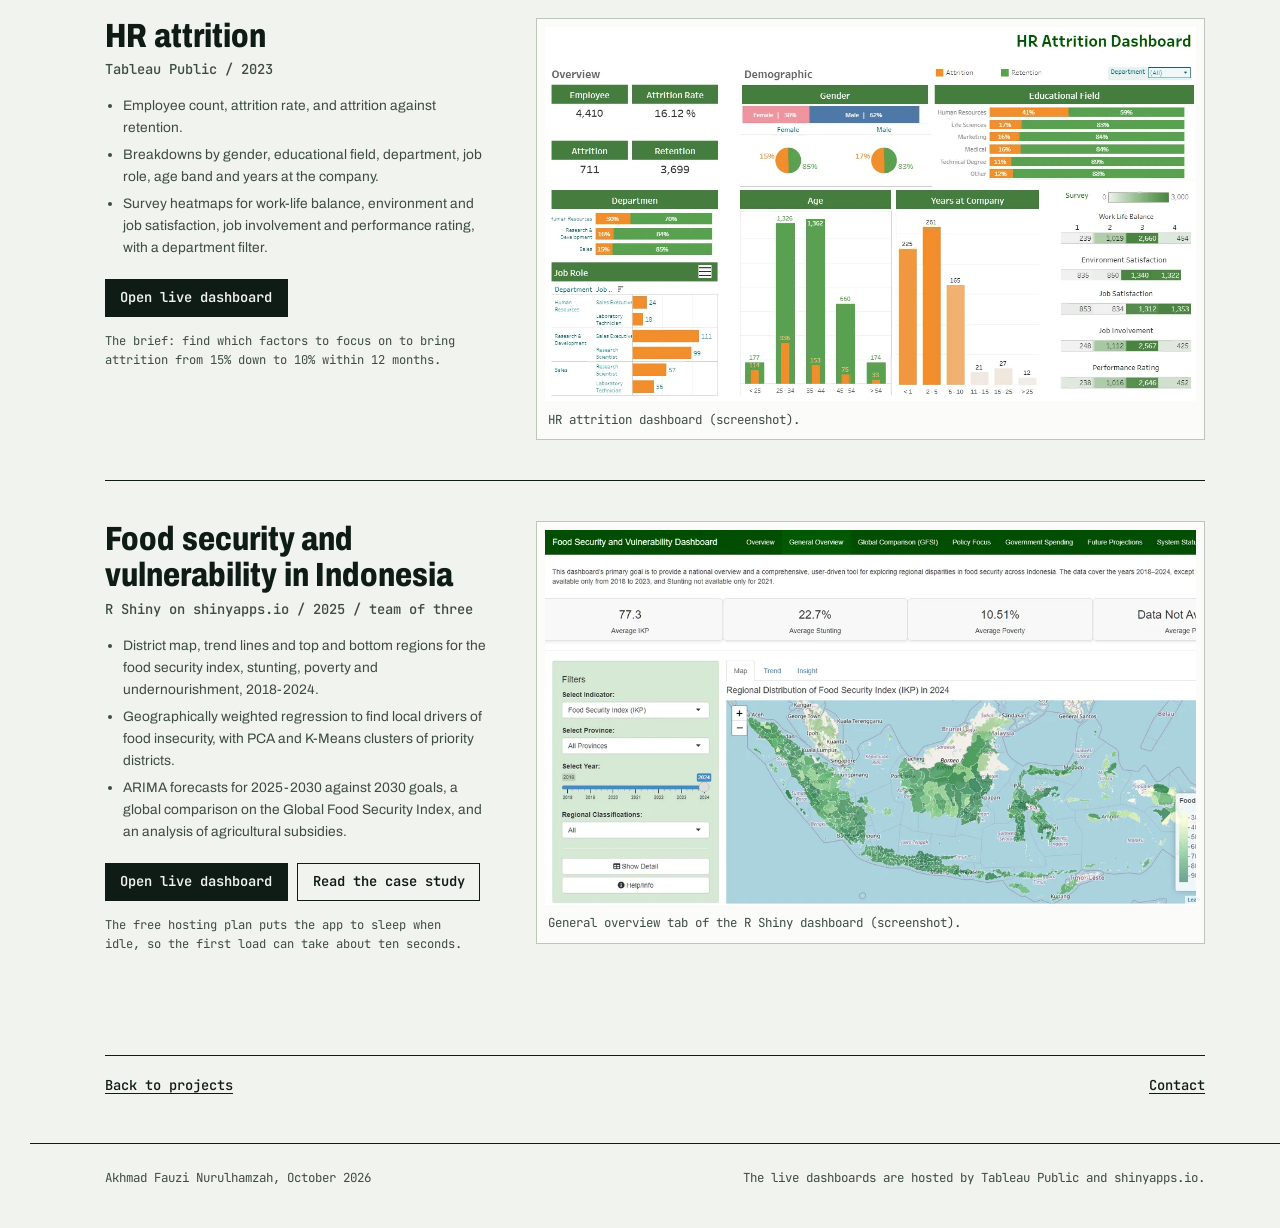
<file: dashboards/index.html>
<!doctype html>
<html lang="en">
<head>
  <meta charset="utf-8">
  <meta name="viewport" content="width=device-width, initial-scale=1">
  <title>Dashboards | A. F. Nurulhamzah</title>
  <meta name="description" content="An R Shiny dashboard on food security in Indonesia, plus Tableau dashboards on airline satisfaction, e-commerce and HR attrition, each open live.">
  <meta name="color-scheme" content="light dark">
  <link rel="canonical" href="https://anurulhamzah.github.io/dashboards/">
  <link rel="icon" href="../assets/favicon.svg" type="image/svg+xml">
  <link rel="preload" href="../assets/fonts/archivo-var.woff2" as="font" type="font/woff2" crossorigin>
  <link rel="stylesheet" href="../assets/css/style.css?v=1a0fa28e">
  <meta property="og:type" content="website">
  <meta property="og:title" content="Dashboards by Akhmad Fauzi Nurulhamzah">
  <meta property="og:description" content="Tableau dashboards you can open and filter live.">
  <meta property="og:url" content="https://anurulhamzah.github.io/dashboards/">
  <meta property="og:image" content="https://anurulhamzah.github.io/assets/og-image.png">
  <meta property="og:image:alt" content="Akhmad Fauzi Nurulhamzah portfolio">
  <meta name="twitter:card" content="summary_large_image">
</head>
<body>
  <a class="skip" href="#main">Skip to content</a>
  <div class="ruler" aria-hidden="true"><span class="ruler__flag">1.30 m</span></div>
  <header class="site-header">
    <div class="wrap">
      <a class="brand" href="../">A. Fauzi <span>Nurulhamzah</span></a>
      <nav class="nav" aria-label="Primary">
        <a href="../#thesis">Research</a>
        <a href="../#work" aria-current="page">Work</a>
        <a href="../#about">About</a>
        <a href="../assets/cv/Akhmad-Fauzi-Nurulhamzah-CV.pdf" download>CV</a>
        <a href="../#contact">Contact</a>
      </nav>
    </div>
  </header>

  <main id="main" class="paper">
    <div class="wrap">
      <p class="crumbs"><a href="../">Home</a> / Dashboards</p>
      <div class="paper__head">
        <div class="paper__title">
          <h1>Dashboards you can open and filter</h1>
          <p class="lede" style="max-width:56ch">Four dashboards: an R Shiny app on food security in Indonesia, and three Tableau dashboards for business cases. Select a preview, or the button beside it, to open the live dashboard, where every filter works.</p>
        </div>
        <div>
          <ul class="more" aria-label="The dashboards on this page">
            <li><a href="#food"><b>Food security, Indonesia</b></a><span>R Shiny, 2025</span></li>
            <li><a href="#passenger"><b>Airline passenger satisfaction</b></a><span>Tableau, 2023</span></li>
            <li><a href="#samba"><b>E-commerce, executive and tactical</b></a><span>Tableau, 2023</span></li>
            <li><a href="#hr"><b>HR attrition</b></a><span>Tableau, 2023</span></li>
          </ul>
          <p class="dash__note">The previews are screenshots, so this page loads nothing from Tableau or shinyapps.io until you follow a link. The Tableau dashboards are from 2023 and the R Shiny app from 2025.</p>
        </div>
      </div>

      <article class="dash" id="passenger">
        <div>
          <h2>Airline passenger satisfaction</h2>
          <p class="dash__tool">Tableau Public / 2023</p>
          <ul class="shows">
            <li>Passenger and transaction totals, with gender, satisfaction and first-time versus repeat split.</li>
            <li>Satisfaction by cabin class and by passenger cluster (The Executive, Senior Worker, Traveling Families, Junior Worker).</li>
            <li>Pre-flight, in-flight and post-flight touchpoint ratings, filterable by class, cluster, satisfaction and gender.</li>
          </ul>
          <div class="dash__actions">
            <a class="btn" href="https://public.tableau.com/app/profile/akhmad.fauzi.nurulhamzah/viz/DashboardGFPSimplify/DashboardGFP" rel="noopener">Open live dashboard</a>
          </div>
          <p class="dash__note">A team case study (Team J, four people) in which I was project manager. The analysis used correlation, regression, cluster analysis and classification models.</p>
        </div>
        <figure class="dash__media">
          <div class="plate">
            <a href="https://public.tableau.com/app/profile/akhmad.fauzi.nurulhamzah/viz/DashboardGFPSimplify/DashboardGFP" rel="noopener" aria-label="Open the live airline passenger satisfaction dashboard on Tableau Public">
              <img src="../assets/img/dash-passenger.webp" width="1200" height="698" loading="lazy" alt="Teal airline passenger satisfaction dashboard: totals of passengers and transactions, pie charts by gender, satisfaction and order status, satisfaction by class and by cluster, and rated touchpoints before, during and after the flight.">
            </a>
            <figcaption>Airline passenger satisfaction dashboard (screenshot).</figcaption>
          </div>
        </figure>
      </article>

      <article class="dash" id="samba">
        <div>
          <h2>E-commerce: executive and tactical dashboards</h2>
          <p class="dash__tool">Tableau Public / 2023</p>
          <ul class="shows">
            <li><strong>Executive:</strong> revenue, average order value, orders, customers, sellers, monthly sales against orders, top 10 sellers, orders per quantity and customers by Brazilian state. Filters for product category, time period, city and state.</li>
            <li><strong>Tactical:</strong> revenue against accrued revenue, order trend, customer clusters on a map, top product categories by revenue with a cumulative share line, payment methods and delivery status.</li>
          </ul>
          <div class="dash__actions">
            <a class="btn" href="https://public.tableau.com/app/profile/akhmad.fauzi.nurulhamzah/viz/W10W11AkhmadFauziNurulhamzahIntermediate/Dashboard" rel="noopener">Open executive dashboard</a>
            <a class="btn" href="https://public.tableau.com/app/profile/akhmad.fauzi.nurulhamzah/viz/W10W11_JAN23_Akhmaf_Fauzi_Advanced_Samba_Commerce/Dashboard2" rel="noopener">Open tactical dashboard</a>
          </div>
        </div>
        <figure class="dash__media">
          <div class="plate">
            <a href="https://public.tableau.com/app/profile/akhmad.fauzi.nurulhamzah/viz/W10W11_JAN23_Akhmaf_Fauzi_Advanced_Samba_Commerce/Dashboard2" rel="noopener" aria-label="Open the live tactical dashboard on Tableau Public">
              <img src="../assets/img/dash-samba-tactical.webp" width="1200" height="688" loading="lazy" alt="Green and yellow tactical dashboard for a Brazilian e-commerce company: revenue, orders, customers and sellers, a map of customer clusters, top product categories by revenue, payment methods and delivery status.">
            </a>
            <figcaption>The tactical dashboard (screenshot). The executive dashboard opens with its own button.</figcaption>
          </div>
        </figure>
      </article>

      <article class="dash" id="hr">
        <div>
          <h2>HR attrition</h2>
          <p class="dash__tool">Tableau Public / 2023</p>
          <ul class="shows">
            <li>Employee count, attrition rate, and attrition against retention.</li>
            <li>Breakdowns by gender, educational field, department, job role, age band and years at the company.</li>
            <li>Survey heatmaps for work-life balance, environment and job satisfaction, job involvement and performance rating, with a department filter.</li>
          </ul>
          <div class="dash__actions">
            <a class="btn" href="https://public.tableau.com/app/profile/akhmad.fauzi.nurulhamzah/viz/HRAttrition_16854692221310/Dashboard1" rel="noopener">Open live dashboard</a>
          </div>
          <p class="dash__note">The brief: find which factors to focus on to bring attrition from 15% down to 10% within 12 months.</p>
        </div>
        <figure class="dash__media">
          <div class="plate">
            <a href="https://public.tableau.com/app/profile/akhmad.fauzi.nurulhamzah/viz/HRAttrition_16854692221310/Dashboard1" rel="noopener" aria-label="Open the live HR attrition dashboard on Tableau Public">
              <img src="../assets/img/dash-hr-attrition.webp" width="1200" height="688" loading="lazy" alt="Green and orange HR attrition dashboard: employee, attrition and retention counts, gender and education breakdowns, department, job role, age and years at company charts, and survey score heatmaps.">
            </a>
            <figcaption>HR attrition dashboard (screenshot).</figcaption>
          </div>
        </figure>
      </article>

      <article class="dash" id="food">
        <div>
          <h2>Food security and vulnerability in Indonesia</h2>
          <p class="dash__tool">R Shiny on shinyapps.io / 2025 / team of three</p>
          <ul class="shows">
            <li>District map, trend lines and top and bottom regions for the food security index, stunting, poverty and undernourishment, 2018-2024.</li>
            <li>Geographically weighted regression to find local drivers of food insecurity, with PCA and K-Means clusters of priority districts.</li>
            <li>ARIMA forecasts for 2025-2030 against 2030 goals, a global comparison on the Global Food Security Index, and an analysis of agricultural subsidies.</li>
          </ul>
          <div class="dash__actions">
            <a class="btn" href="https://anurulhamzah.shinyapps.io/food-security-dashboard-indonesia/" rel="noopener">Open live dashboard</a>
            <a class="btn btn--ghost" href="../projects/food-security-dashboard/">Read the case study</a>
          </div>
          <p class="dash__note">The free hosting plan puts the app to sleep when idle, so the first load can take about ten seconds.</p>
        </div>
        <figure class="dash__media">
          <div class="plate">
            <a href="https://anurulhamzah.shinyapps.io/food-security-dashboard-indonesia/" rel="noopener" aria-label="Open the live food security dashboard on shinyapps.io">
              <img src="../assets/img/dash-food-security.webp" width="1200" height="626" loading="lazy" alt="Food security dashboard with a green choropleth map of Indonesian districts coloured by food security index, summary values for average index, stunting and poverty, and filters for indicator, province, year and regional classification.">
            </a>
            <figcaption>General overview tab of the R Shiny dashboard (screenshot).</figcaption>
          </div>
        </figure>
      </article>
      <div class="next"><a href="../#work">Back to projects</a><a href="../#contact">Contact</a></div>
    </div>
  </main>

  <footer class="site-footer">
    <div class="wrap">
      <span>Akhmad Fauzi Nurulhamzah, October 2026</span>
      <span>The live dashboards are hosted by Tableau Public and shinyapps.io.</span>
    </div>
  </footer>
  <script src="../assets/js/main.js?v=9e908470" defer></script>
</body>
</html>
</file>
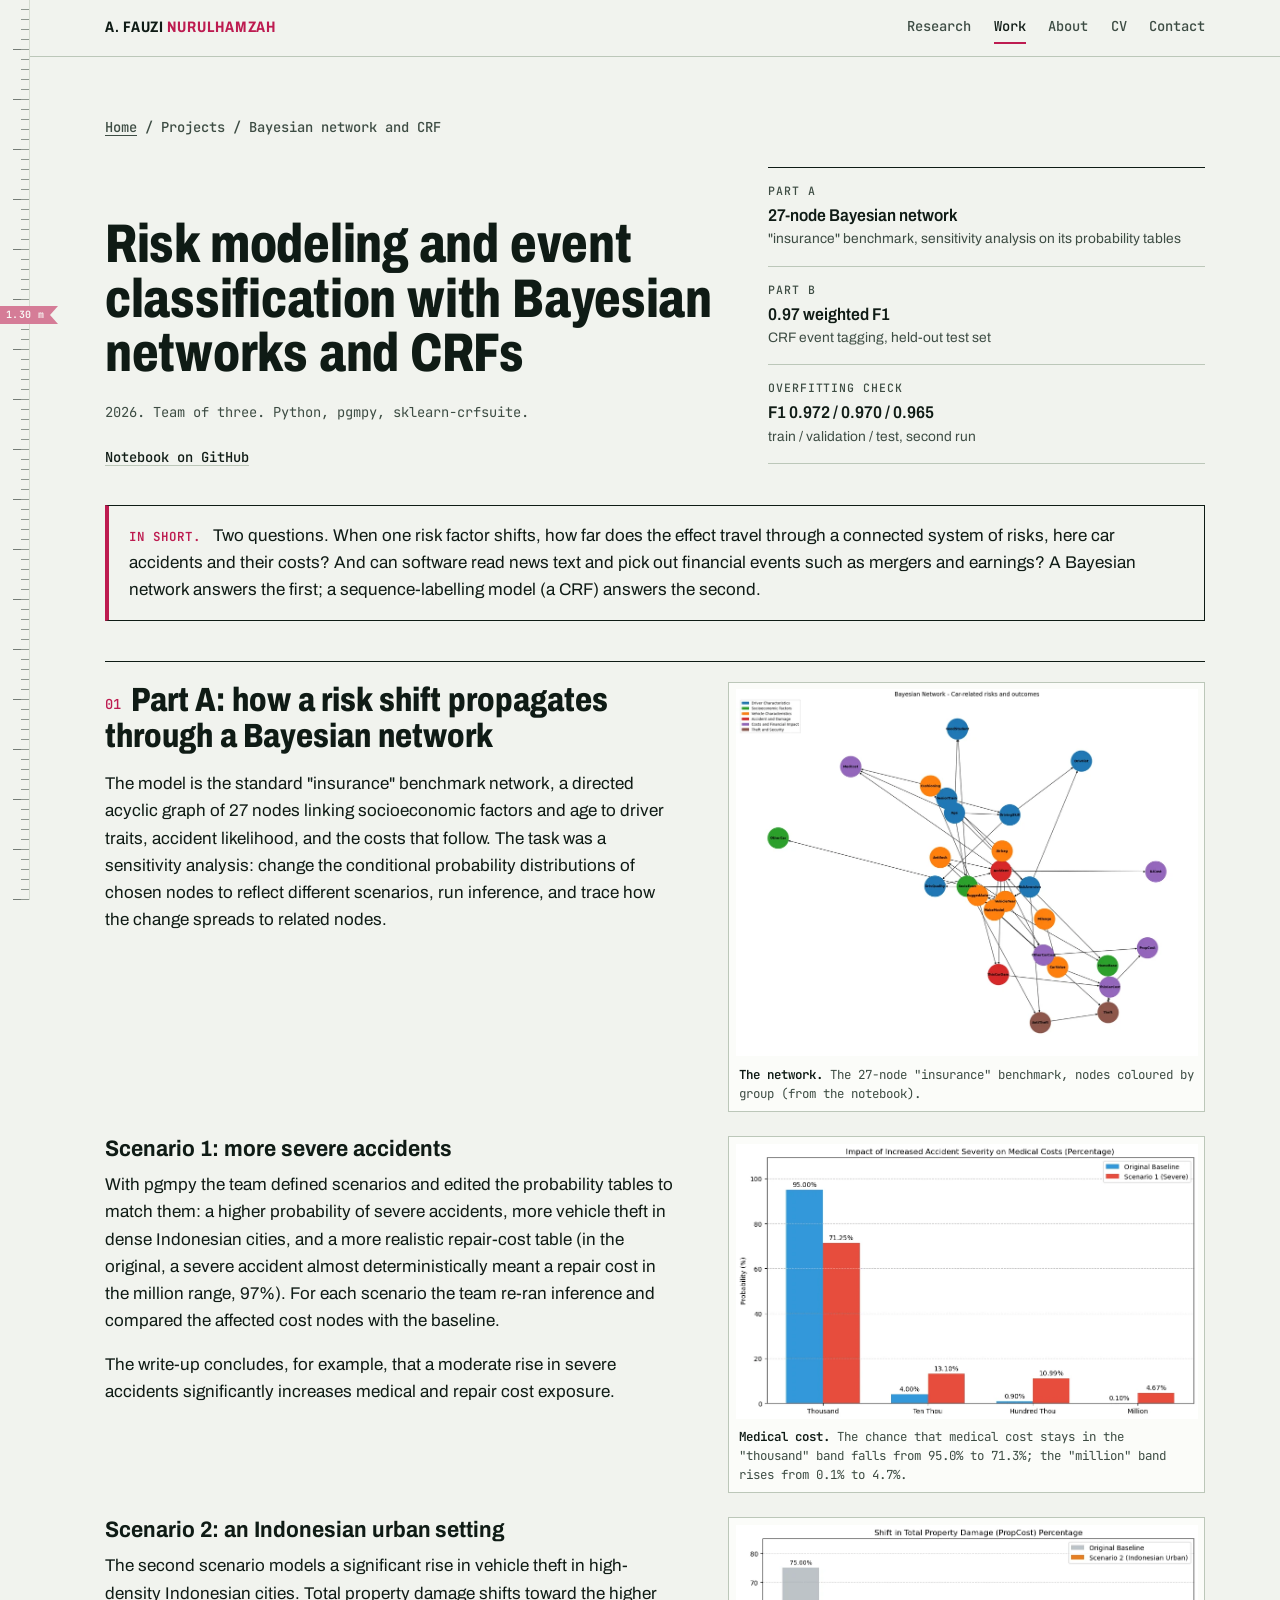
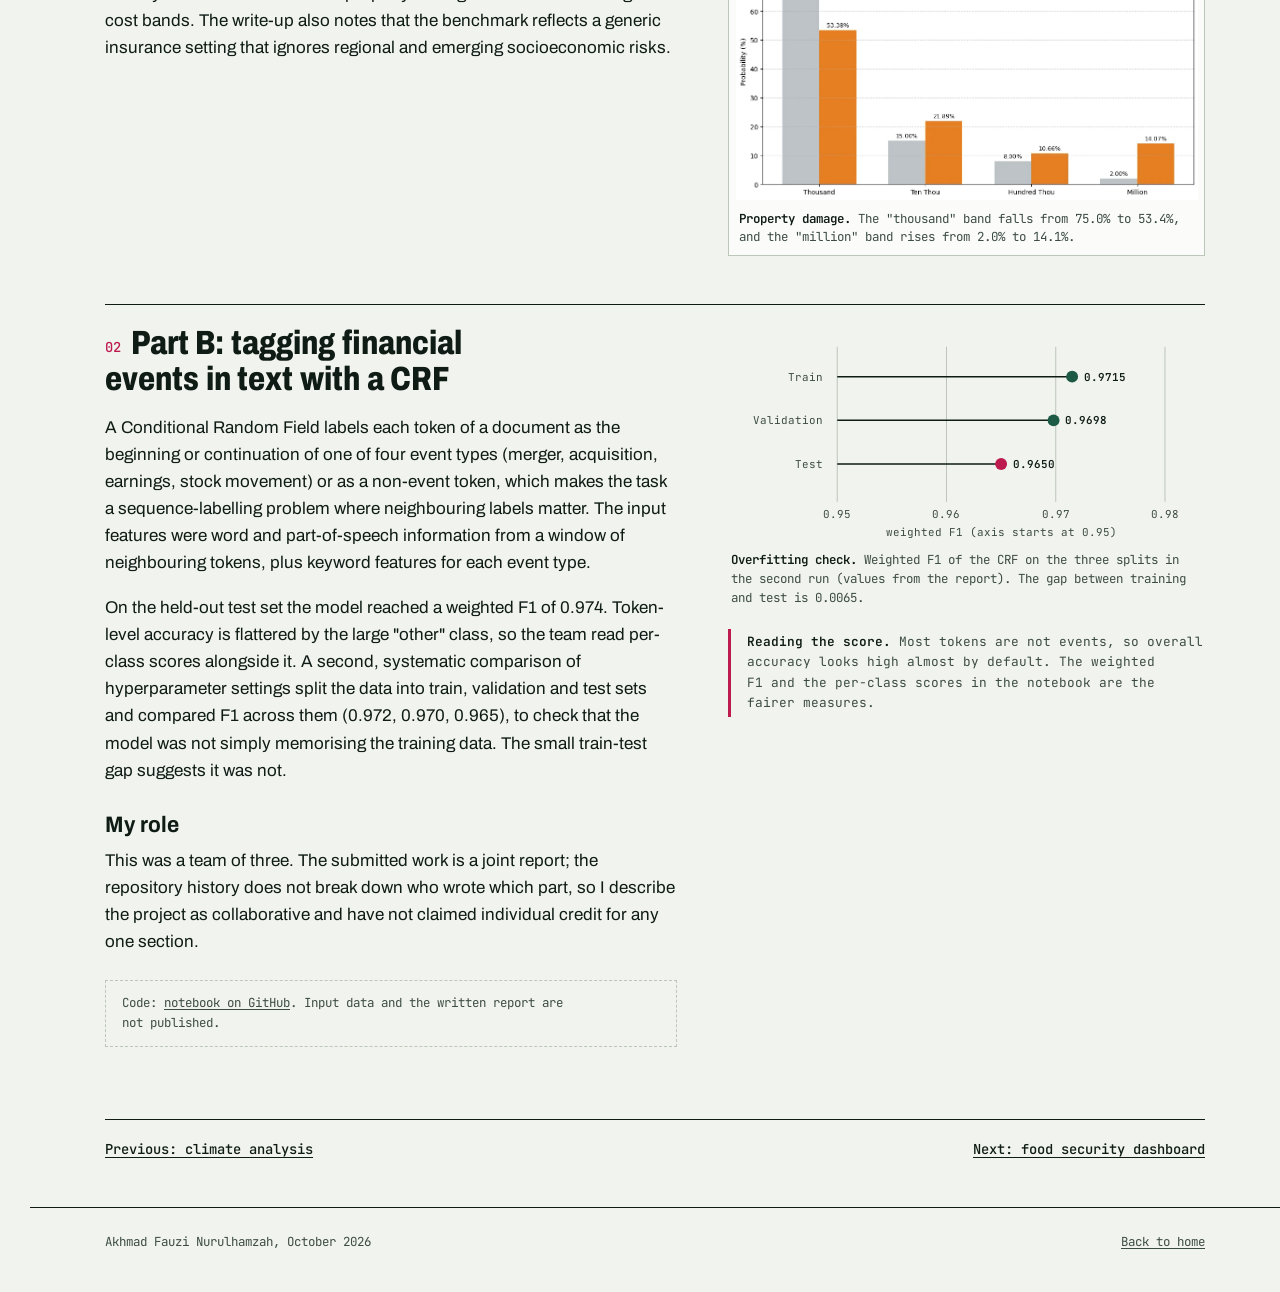
<file: projects/bayesian-network-crf/index.html>
<!doctype html>
<html lang="en">
<head>
  <meta charset="utf-8">
  <meta name="viewport" content="width=device-width, initial-scale=1">
  <title>Bayesian networks and CRFs for risk and events | A. F. Nurulhamzah</title>
  <meta name="description" content="Team project: sensitivity analysis on a Bayesian network for car accident risk (pgmpy) and a CRF tagging financial events in text at 0.97 weighted F1.">
  <meta name="color-scheme" content="light dark">
  <link rel="canonical" href="https://anurulhamzah.github.io/projects/bayesian-network-crf/">
  <link rel="icon" href="../../assets/favicon.svg" type="image/svg+xml">
  <link rel="preload" href="../../assets/fonts/archivo-var.woff2" as="font" type="font/woff2" crossorigin>
  <link rel="stylesheet" href="../../assets/css/style.css?v=1a0fa28e">
  <meta property="og:type" content="article">
  <meta property="og:title" content="Risk modeling and event classification: Bayesian networks and CRFs">
  <meta property="og:description" content="Probabilistic graphical models for risk, and sequence labelling for financial events.">
  <meta property="og:url" content="https://anurulhamzah.github.io/projects/bayesian-network-crf/">
  <meta property="og:image" content="https://anurulhamzah.github.io/assets/og-image.png">
  <meta property="og:image:alt" content="Akhmad Fauzi Nurulhamzah portfolio">
  <meta name="twitter:card" content="summary_large_image">
</head>
<body>
  <a class="skip" href="#main">Skip to content</a>
  <div class="ruler" aria-hidden="true"><span class="ruler__flag">1.30 m</span></div>
  <header class="site-header">
    <div class="wrap">
      <a class="brand" href="../../">A. Fauzi <span>Nurulhamzah</span></a>
      <nav class="nav" aria-label="Primary">
        <a href="../../#thesis">Research</a>
        <a href="../../#work" aria-current="page">Work</a>
        <a href="../../#about">About</a>
        <a href="../../assets/cv/Akhmad-Fauzi-Nurulhamzah-CV.pdf" download>CV</a>
        <a href="../../#contact">Contact</a>
      </nav>
    </div>
  </header>

  <main id="main" class="paper">
    <div class="wrap">
      <p class="crumbs"><a href="../../">Home</a> / Projects / Bayesian network and CRF</p>
      <div class="paper__head">
        <div class="paper__title">
      <h1>Risk modeling and event classification with Bayesian networks and CRFs</h1>
      <p class="paper__byline">2026. Team of three. Python, pgmpy, sklearn-crfsuite.</p>
      <p class="linkrow"><a href="https://github.com/anurulhamzah/data-analytics-projects/tree/main/bayesian-network-and-crf">Notebook on GitHub</a></p>
        </div>
      <dl class="facts facts--paper">
        <div><dt>Part A</dt><dd>27-node Bayesian network<small>"insurance" benchmark, sensitivity analysis on its probability tables</small></dd></div>
        <div><dt>Part B</dt><dd>0.97 weighted F1<small>CRF event tagging, held-out test set</small></dd></div>
        <div><dt>Overfitting check</dt><dd>F1 0.972 / 0.970 / 0.965<small>train / validation / test, second run</small></dd></div>
      </dl>
      </div>

      <p class="tldr"><b>In short.</b> Two questions. When one risk factor shifts, how far does the effect travel through a connected system of risks, here car accidents and their costs? And can software read news text and pick out financial events such as mergers and earnings? A Bayesian network answers the first; a sequence-labelling model (a CRF) answers the second.</p>
      <div class="rows2">
        <section class="row2">
          <div class="prose">
            <h2><span class="sec">01</span>Part A: how a risk shift propagates through a Bayesian network</h2>
            <p>The model is the standard "insurance" benchmark network, a directed acyclic graph of 27 nodes linking socioeconomic factors and age to driver traits, accident likelihood, and the costs that follow. The task was a sensitivity analysis: change the conditional probability distributions of chosen nodes to reflect different scenarios, run inference, and trace how the change spreads to related nodes.</p>
          </div>
          <div class="row2__side">
            <figure class="figure">
              <div class="plate"><img src="../../assets/img/bn-network.webp" width="1000" height="795" loading="lazy" alt="Graph of the 27-node insurance Bayesian network. Nodes are coloured by group: driver characteristics, socioeconomic factors, vehicle characteristics, accident and damage, costs and financial impact, and theft and security."><figcaption><b>The network.</b> The 27-node "insurance" benchmark, nodes coloured by group (from the notebook).</figcaption></div>
            </figure>
          </div>
        </section>

        <section class="row2 row2--sub">
          <div class="prose">
            <h3>Scenario 1: more severe accidents</h3>
            <p>With pgmpy the team defined scenarios and edited the probability tables to match them: a higher probability of severe accidents, more vehicle theft in dense Indonesian cities, and a more realistic repair-cost table (in the original, a severe accident almost deterministically meant a repair cost in the million range, 97%). For each scenario the team re-ran inference and compared the affected cost nodes with the baseline.</p>
            <p>The write-up concludes, for example, that a moderate rise in severe accidents significantly increases medical and repair cost exposure.</p>
          </div>
          <div class="row2__side">
            <figure class="figure">
              <div class="plate"><img src="../../assets/img/bn-severity-medcost.webp" width="989" height="589" loading="lazy" alt="Bar chart of medical cost probabilities, baseline versus a severe-accident scenario. The thousand band falls from 95.00 to 71.25 percent; the ten-thousand band rises from 4.00 to 13.10; the hundred-thousand band from 0.90 to 10.99; the million band from 0.10 to 4.67."><figcaption><b>Medical cost.</b> The chance that medical cost stays in the "thousand" band falls from 95.0% to 71.3%; the "million" band rises from 0.1% to 4.7%.</figcaption></div>
            </figure>
          </div>
        </section>

        <section class="row2 row2--sub">
          <div class="prose">
            <h3>Scenario 2: an Indonesian urban setting</h3>
            <p>The second scenario models a significant rise in vehicle theft in high-density Indonesian cities. Total property damage shifts toward the higher cost bands. The write-up also notes that the benchmark reflects a generic insurance setting that ignores regional and emerging socioeconomic risks.</p>
          </div>
          <div class="row2__side">
            <figure class="figure">
              <div class="plate"><img src="../../assets/img/bn-property-urban.webp" width="989" height="589" loading="lazy" alt="Bar chart of total property damage probabilities, baseline versus an Indonesian urban scenario. The thousand band falls from 75.00 to 53.38 percent; the million band rises from 2.00 to 14.07 percent."><figcaption><b>Property damage.</b> The "thousand" band falls from 75.0% to 53.4%, and the "million" band rises from 2.0% to 14.1%.</figcaption></div>
            </figure>
          </div>
        </section>

        <section class="row2">
          <div class="prose">
            <h2><span class="sec">02</span>Part B: tagging financial events in text with a CRF</h2>
            <p>A Conditional Random Field labels each token of a document as the beginning or continuation of one of four event types (merger, acquisition, earnings, stock movement) or as a non-event token, which makes the task a sequence-labelling problem where neighbouring labels matter. The input features were word and part-of-speech information from a window of neighbouring tokens, plus keyword features for each event type.</p>
            <p>On the held-out test set the model reached a weighted F1 of 0.974. Token-level accuracy is flattered by the large "other" class, so the team read per-class scores alongside it. A second, systematic comparison of hyperparameter settings split the data into train, validation and test sets and compared F1 across them (0.972, 0.970, 0.965), to check that the model was not simply memorising the training data. The small train-test gap suggests it was not.</p>
            <h3>My role</h3>
            <p>This was a team of three. The submitted work is a joint report; the repository history does not break down who wrote which part, so I describe the project as collaborative and have not claimed individual credit for any one section.</p>
            <p class="verify">Code: <a href="https://github.com/anurulhamzah/data-analytics-projects/tree/main/bayesian-network-and-crf">notebook on GitHub</a>. Input data and the written report are not published.</p>
          </div>
          <div class="row2__side">
            <figure class="figure chart">
              <!-- chart:crf -->
<svg viewBox="0 0 480 218" role="img" aria-labelledby="t-crf d-crf">
<title id="t-crf">Weighted F1 of the CRF by data split</title>
<desc id="d-crf">Dot plot of weighted F1: 0.9715 on training, 0.9698 on validation and 0.9650 on test data. The axis runs from 0.95 to 0.98.</desc>
<line class="s-rule" x1="110.0" x2="110.0" y1="22" y2="178" stroke-width="1"/>
<text x="110.0" y="194" text-anchor="middle">0.95</text>
<line class="s-rule" x1="220.0" x2="220.0" y1="22" y2="178" stroke-width="1"/>
<text x="220.0" y="194" text-anchor="middle">0.96</text>
<line class="s-rule" x1="330.0" x2="330.0" y1="22" y2="178" stroke-width="1"/>
<text x="330.0" y="194" text-anchor="middle">0.97</text>
<line class="s-rule" x1="440.0" x2="440.0" y1="22" y2="178" stroke-width="1"/>
<text x="440.0" y="194" text-anchor="middle">0.98</text>
<text x="275.0" y="212" text-anchor="middle">weighted F1 (axis starts at 0.95)</text>
<text x="96" y="56.0" text-anchor="end">Train</text>
<line class="s-ink" x1="110.0" x2="346.5" y1="52.0" y2="52.0" stroke-width="1.5"/>
<circle class="c-canopy" cx="346.5" cy="52.0" r="6"/>
<text class="c-strong" x="358.5" y="56.0">0.9715</text>
<text x="96" y="100.0" text-anchor="end">Validation</text>
<line class="s-ink" x1="110.0" x2="327.8" y1="96.0" y2="96.0" stroke-width="1.5"/>
<circle class="c-canopy" cx="327.8" cy="96.0" r="6"/>
<text class="c-strong" x="339.8" y="100.0">0.9698</text>
<text x="96" y="144.0" text-anchor="end">Test</text>
<line class="s-ink" x1="110.0" x2="275.0" y1="140.0" y2="140.0" stroke-width="1.5"/>
<circle class="c-tape" cx="275.0" cy="140.0" r="6"/>
<text class="c-strong" x="287.0" y="144.0">0.9650</text>
</svg>
<!-- /chart:crf -->
              <figcaption><b>Overfitting check.</b> Weighted F1 of the CRF on the three splits in the second run (values from the report). The gap between training and test is 0.0065.</figcaption>
            </figure>
            <p class="aside-note"><b>Reading the score.</b> Most tokens are not events, so overall accuracy looks high almost by default. The weighted F1 and the per-class scores in the notebook are the fairer measures.</p>
          </div>
        </section>
      </div>

      <div class="next"><a href="../climate-causal-analysis/">Previous: climate analysis</a><a href="../food-security-dashboard/">Next: food security dashboard</a></div>
    </div>
  </main>

  <footer class="site-footer">
    <div class="wrap">
      <span>Akhmad Fauzi Nurulhamzah, October 2026</span>
      <span><a href="../../">Back to home</a></span>
    </div>
  </footer>
  <script src="../../assets/js/main.js?v=9e908470" defer></script>
</body>
</html>
</file>
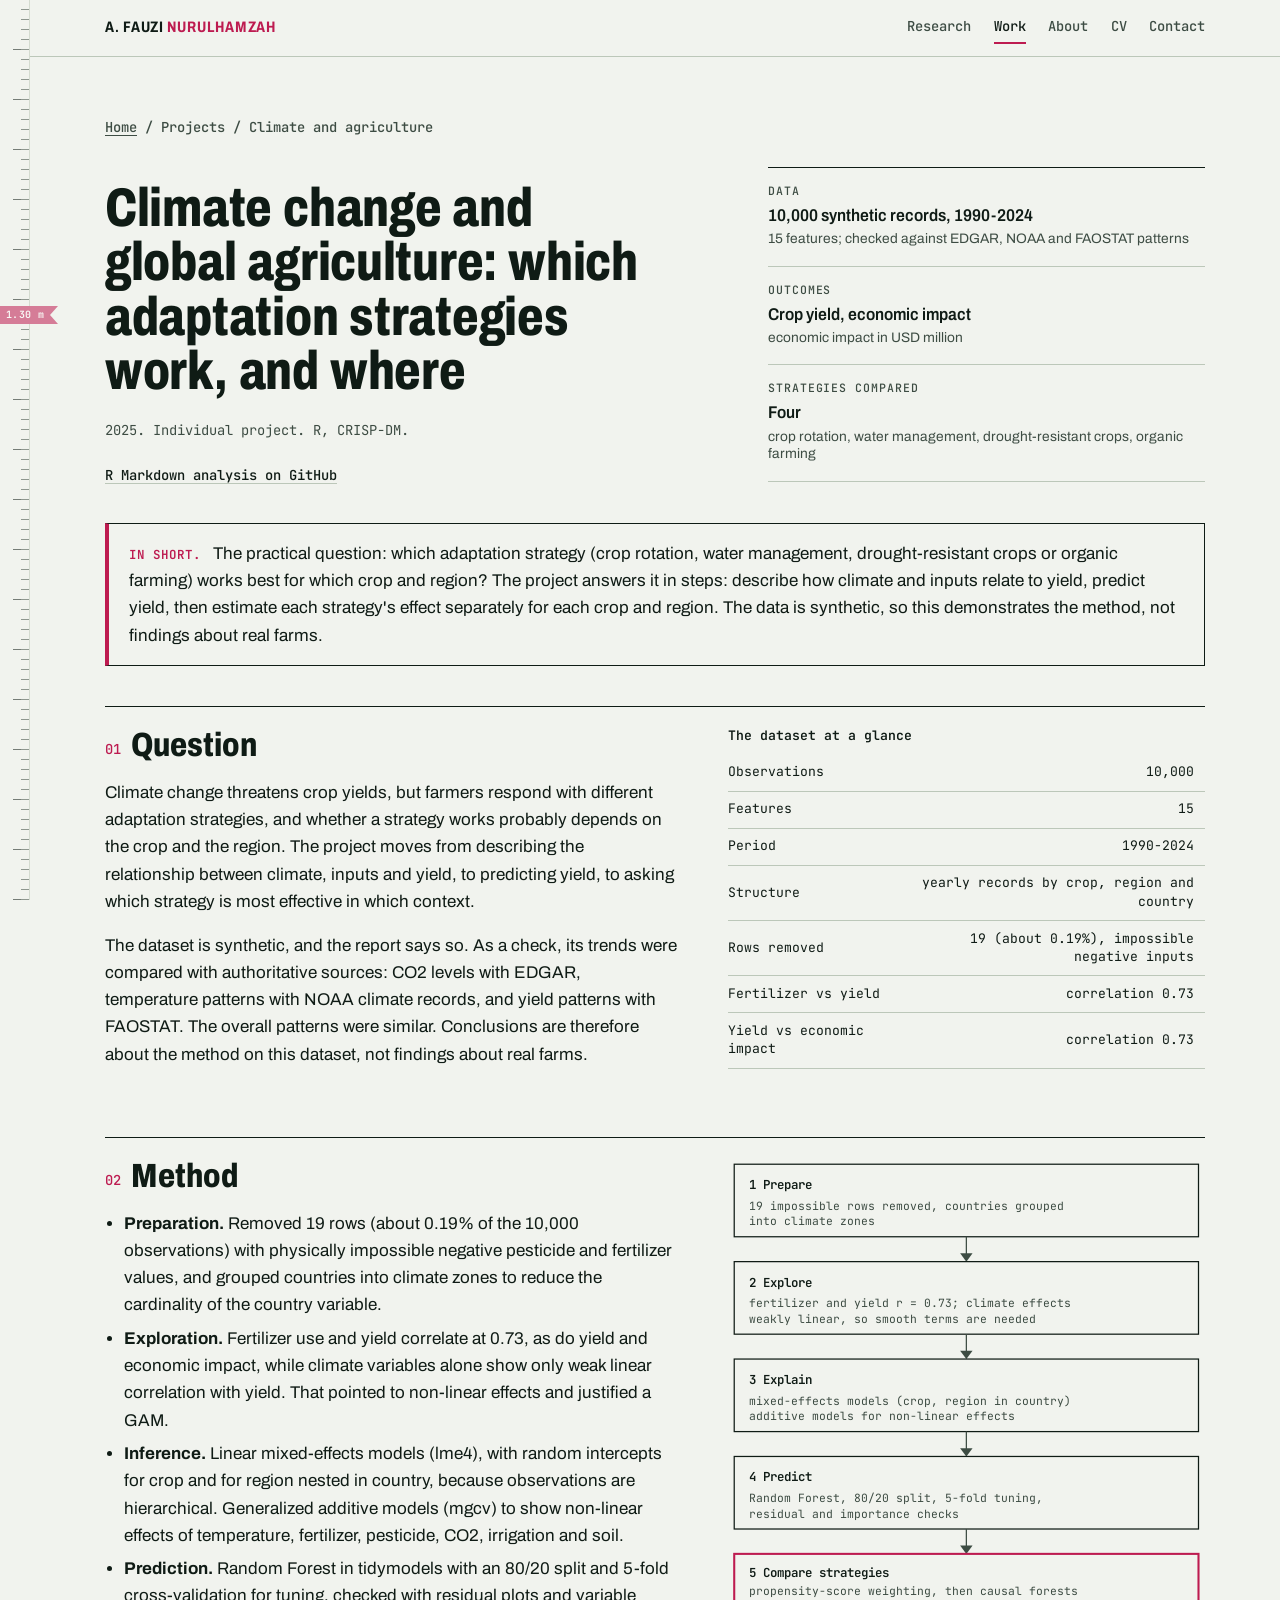
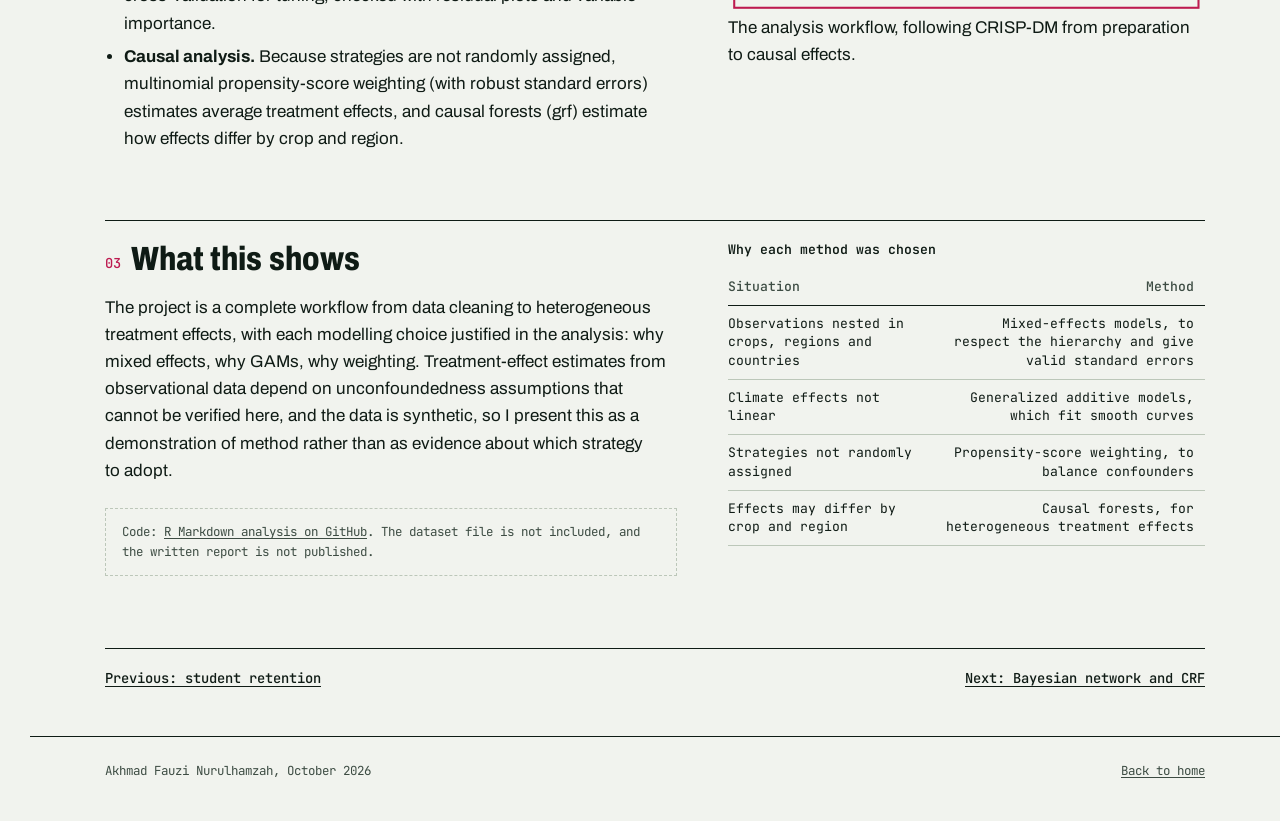
<file: projects/climate-causal-analysis/index.html>
<!doctype html>
<html lang="en">
<head>
  <meta charset="utf-8">
  <meta name="viewport" content="width=device-width, initial-scale=1">
  <title>Climate change and agriculture: causal analysis | A. F. Nurulhamzah</title>
  <meta name="description" content="Mixed-effects and additive models, Random Forest prediction, propensity-score weighting and causal forests to compare climate-adaptation strategies in agriculture, built in R.">
  <meta name="color-scheme" content="light dark">
  <link rel="canonical" href="https://anurulhamzah.github.io/projects/climate-causal-analysis/">
  <link rel="icon" href="../../assets/favicon.svg" type="image/svg+xml">
  <link rel="preload" href="../../assets/fonts/archivo-var.woff2" as="font" type="font/woff2" crossorigin>
  <link rel="stylesheet" href="../../assets/css/style.css?v=1a0fa28e">
  <meta property="og:type" content="article">
  <meta property="og:title" content="Climate change and global agriculture: causal analysis of adaptation strategies">
  <meta property="og:description" content="From yield modelling to which adaptation strategies work best by crop and region.">
  <meta property="og:url" content="https://anurulhamzah.github.io/projects/climate-causal-analysis/">
  <meta property="og:image" content="https://anurulhamzah.github.io/assets/og-image.png">
  <meta property="og:image:alt" content="Akhmad Fauzi Nurulhamzah portfolio">
  <meta name="twitter:card" content="summary_large_image">
</head>
<body>
  <a class="skip" href="#main">Skip to content</a>
  <div class="ruler" aria-hidden="true"><span class="ruler__flag">1.30 m</span></div>
  <header class="site-header">
    <div class="wrap">
      <a class="brand" href="../../">A. Fauzi <span>Nurulhamzah</span></a>
      <nav class="nav" aria-label="Primary">
        <a href="../../#thesis">Research</a>
        <a href="../../#work" aria-current="page">Work</a>
        <a href="../../#about">About</a>
        <a href="../../assets/cv/Akhmad-Fauzi-Nurulhamzah-CV.pdf" download>CV</a>
        <a href="../../#contact">Contact</a>
      </nav>
    </div>
  </header>

  <main id="main" class="paper">
    <div class="wrap">
      <p class="crumbs"><a href="../../">Home</a> / Projects / Climate and agriculture</p>
      <div class="paper__head">
        <div class="paper__title">
      <h1>Climate change and global agriculture: which adaptation strategies work, and where</h1>
      <p class="paper__byline">2025. Individual project. R, CRISP-DM.</p>
      <p class="linkrow"><a href="https://github.com/anurulhamzah/data-analytics-projects/tree/main/climate-causal-analysis">R Markdown analysis on GitHub</a></p>
        </div>
      <dl class="facts facts--paper">
        <div><dt>Data</dt><dd>10,000 synthetic records, 1990-2024<small>15 features; checked against EDGAR, NOAA and FAOSTAT patterns</small></dd></div>
        <div><dt>Outcomes</dt><dd>Crop yield, economic impact<small>economic impact in USD million</small></dd></div>
        <div><dt>Strategies compared</dt><dd>Four<small>crop rotation, water management, drought-resistant crops, organic farming</small></dd></div>
      </dl>
      </div>

      <p class="tldr"><b>In short.</b> The practical question: which adaptation strategy (crop rotation, water management, drought-resistant crops or organic farming) works best for which crop and region? The project answers it in steps: describe how climate and inputs relate to yield, predict yield, then estimate each strategy's effect separately for each crop and region. The data is synthetic, so this demonstrates the method, not findings about real farms.</p>
      <div class="rows2">
        <section class="row2">
          <div class="prose">
            <h2><span class="sec">01</span>Question</h2>
            <p>Climate change threatens crop yields, but farmers respond with different adaptation strategies, and whether a strategy works probably depends on the crop and the region. The project moves from describing the relationship between climate, inputs and yield, to predicting yield, to asking which strategy is most effective in which context.</p>
            <p>The dataset is synthetic, and the report says so. As a check, its trends were compared with authoritative sources: CO2 levels with EDGAR, temperature patterns with NOAA climate records, and yield patterns with FAOSTAT. The overall patterns were similar. Conclusions are therefore about the method on this dataset, not findings about real farms.</p>
          </div>
          <div class="row2__side">
            <div class="table-scroll">
              <table class="datatable">
                <caption>The dataset at a glance</caption>
                <tbody>
                  <tr><td>Observations</td><td>10,000</td></tr>
                  <tr><td>Features</td><td>15</td></tr>
                  <tr><td>Period</td><td>1990-2024</td></tr>
                  <tr><td>Structure</td><td>yearly records by crop, region and country</td></tr>
                  <tr><td>Rows removed</td><td>19 (about 0.19%), impossible negative inputs</td></tr>
                  <tr><td>Fertilizer vs yield</td><td>correlation 0.73</td></tr>
                  <tr><td>Yield vs economic impact</td><td>correlation 0.73</td></tr>
                </tbody>
              </table>
            </div>
          </div>
        </section>

        <section class="row2">
          <div class="prose">
            <h2><span class="sec">02</span>Method</h2>
            <ul>
              <li><strong>Preparation.</strong> Removed 19 rows (about 0.19% of the 10,000 observations) with physically impossible negative pesticide and fertilizer values, and grouped countries into climate zones to reduce the cardinality of the country variable.</li>
              <li><strong>Exploration.</strong> Fertilizer use and yield correlate at 0.73, as do yield and economic impact, while climate variables alone show only weak linear correlation with yield. That pointed to non-linear effects and justified a GAM.</li>
              <li><strong>Inference.</strong> Linear mixed-effects models (lme4), with random intercepts for crop and for region nested in country, because observations are hierarchical. Generalized additive models (mgcv) to show non-linear effects of temperature, fertilizer, pesticide, CO2, irrigation and soil.</li>
              <li><strong>Prediction.</strong> Random Forest in tidymodels with an 80/20 split and 5-fold cross-validation for tuning, checked with residual plots and variable importance.</li>
              <li><strong>Causal analysis.</strong> Because strategies are not randomly assigned, multinomial propensity-score weighting (with robust standard errors) estimates average treatment effects, and causal forests (grf) estimate how effects differ by crop and region.</li>
            </ul>
          </div>
          <div class="row2__side">
            <figure class="flow" aria-label="Workflow from data preparation to causal effects">
              <svg viewBox="0 0 460 440" role="img" aria-labelledby="t-flow d-flow">
                <title id="t-flow">Analysis workflow</title>
                <desc id="d-flow">Five steps: prepare the data, explore it, explain it with mixed-effects and additive models, predict yield with a Random Forest, and compare adaptation strategies with propensity-score weighting and causal forests.</desc>
                <rect x="6" y="6" width="448" height="70"/><text class="t" x="20" y="30">1  Prepare</text><text x="20" y="50">19 impossible rows removed, countries grouped</text><text x="20" y="65">into climate zones</text>
                <path d="M230 76v18"/><path class="arr" d="M224 92l6 8 6-8z"/>
                <rect x="6" y="100" width="448" height="70"/><text class="t" x="20" y="124">2  Explore</text><text x="20" y="144">fertilizer and yield r = 0.73; climate effects</text><text x="20" y="159">weakly linear, so smooth terms are needed</text>
                <path d="M230 170v18"/><path class="arr" d="M224 186l6 8 6-8z"/>
                <rect x="6" y="194" width="448" height="70"/><text class="t" x="20" y="218">3  Explain</text><text x="20" y="238">mixed-effects models (crop, region in country)</text><text x="20" y="253">additive models for non-linear effects</text>
                <path d="M230 264v18"/><path class="arr" d="M224 280l6 8 6-8z"/>
                <rect x="6" y="288" width="448" height="70"/><text class="t" x="20" y="312">4  Predict</text><text x="20" y="332">Random Forest, 80/20 split, 5-fold tuning,</text><text x="20" y="347">residual and importance checks</text>
                <path d="M230 358v18"/><path class="arr" d="M224 374l6 8 6-8z"/>
                <rect class="hl" x="6" y="382" width="448" height="52"/><text class="t" x="20" y="404">5  Compare strategies</text><text x="20" y="422">propensity-score weighting, then causal forests</text>
              </svg>
              <figcaption>The analysis workflow, following CRISP-DM from preparation to causal effects.</figcaption>
            </figure>
          </div>
        </section>

        <section class="row2">
          <div class="prose">
            <h2><span class="sec">03</span>What this shows</h2>
            <p>The project is a complete workflow from data cleaning to heterogeneous treatment effects, with each modelling choice justified in the analysis: why mixed effects, why GAMs, why weighting. Treatment-effect estimates from observational data depend on unconfoundedness assumptions that cannot be verified here, and the data is synthetic, so I present this as a demonstration of method rather than as evidence about which strategy to adopt.</p>
            <p class="verify">Code: <a href="https://github.com/anurulhamzah/data-analytics-projects/tree/main/climate-causal-analysis">R Markdown analysis on GitHub</a>. The dataset file is not included, and the written report is not published.</p>
          </div>
          <div class="row2__side">
            <div class="table-scroll">
              <table class="datatable">
                <caption>Why each method was chosen</caption>
                <thead><tr><th>Situation</th><th>Method</th></tr></thead>
                <tbody>
                  <tr><td>Observations nested in crops, regions and countries</td><td>Mixed-effects models, to respect the hierarchy and give valid standard errors</td></tr>
                  <tr><td>Climate effects not linear</td><td>Generalized additive models, which fit smooth curves</td></tr>
                  <tr><td>Strategies not randomly assigned</td><td>Propensity-score weighting, to balance confounders</td></tr>
                  <tr><td>Effects may differ by crop and region</td><td>Causal forests, for heterogeneous treatment effects</td></tr>
                </tbody>
              </table>
            </div>
          </div>
        </section>
      </div>

      <div class="next"><a href="../student-retention/">Previous: student retention</a><a href="../bayesian-network-crf/">Next: Bayesian network and CRF</a></div>
    </div>
  </main>

  <footer class="site-footer">
    <div class="wrap">
      <span>Akhmad Fauzi Nurulhamzah, October 2026</span>
      <span><a href="../../">Back to home</a></span>
    </div>
  </footer>
  <script src="../../assets/js/main.js?v=9e908470" defer></script>
</body>
</html>
</file>
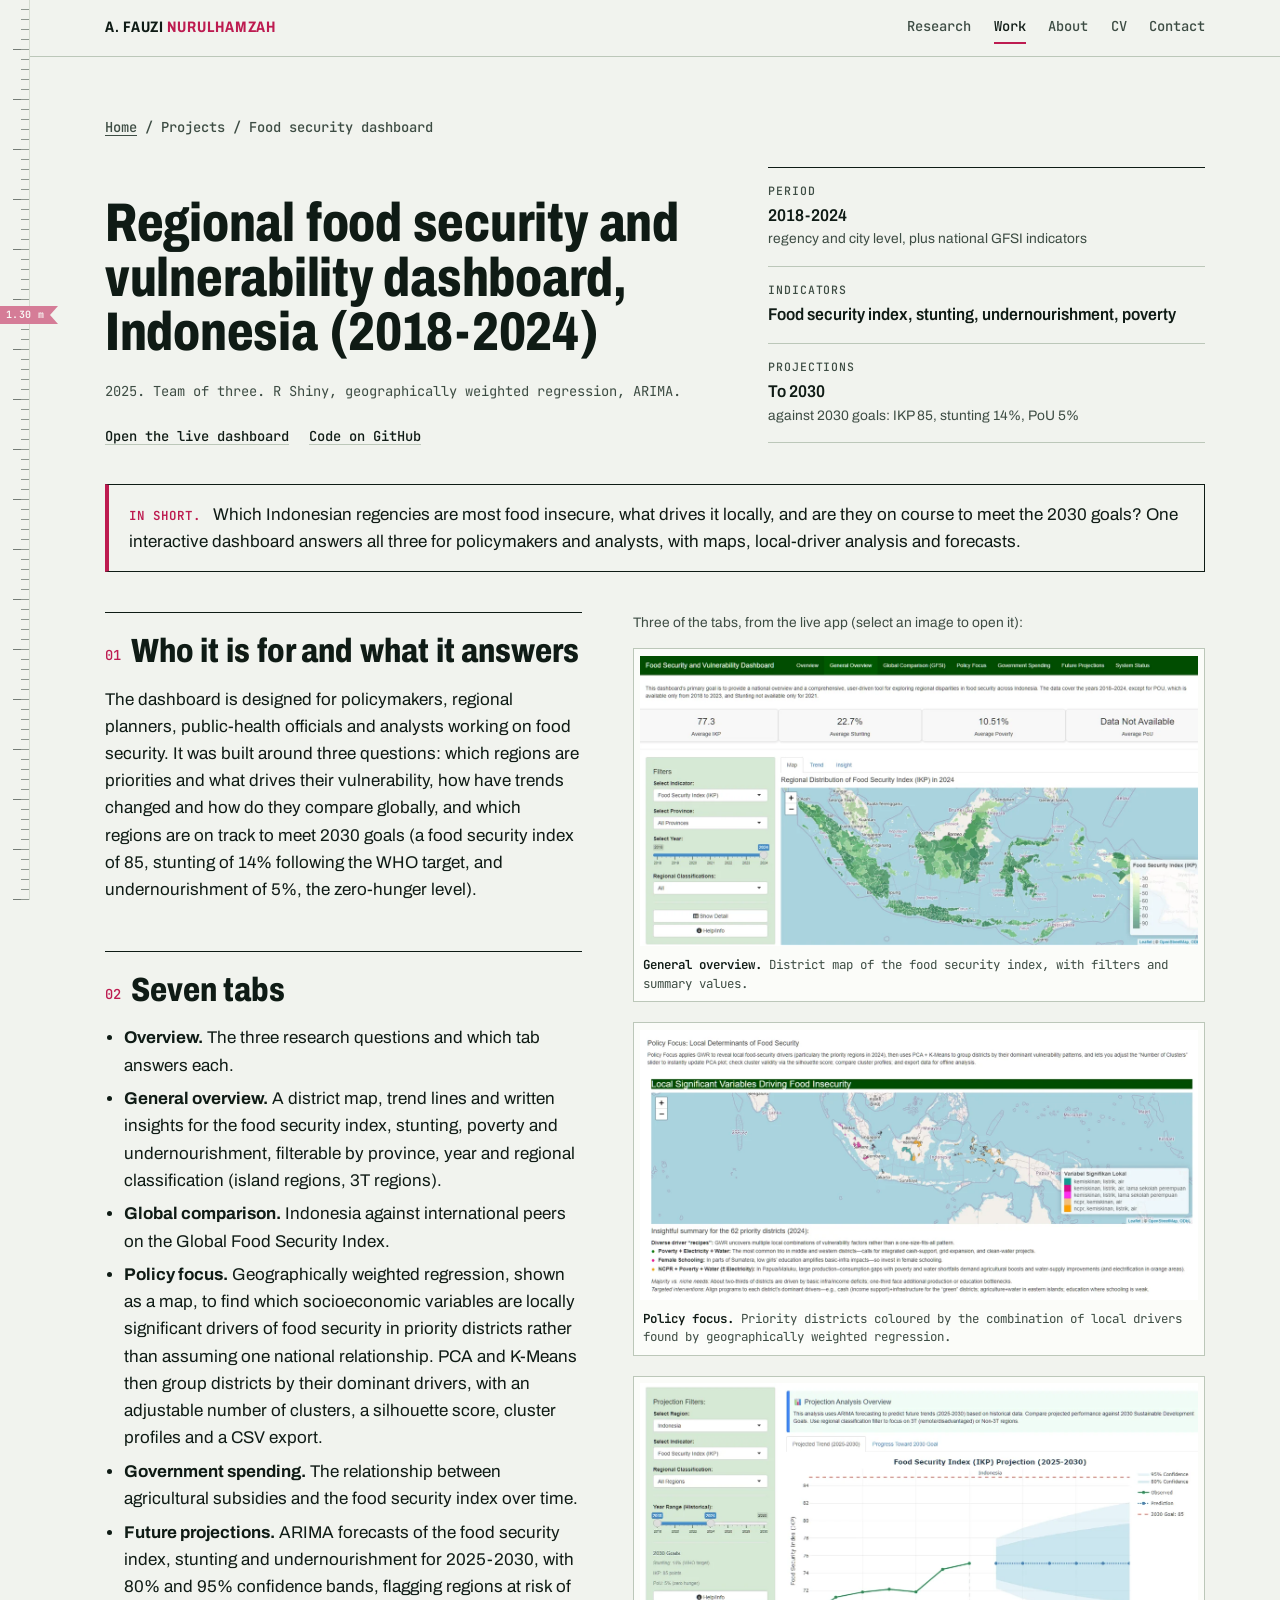
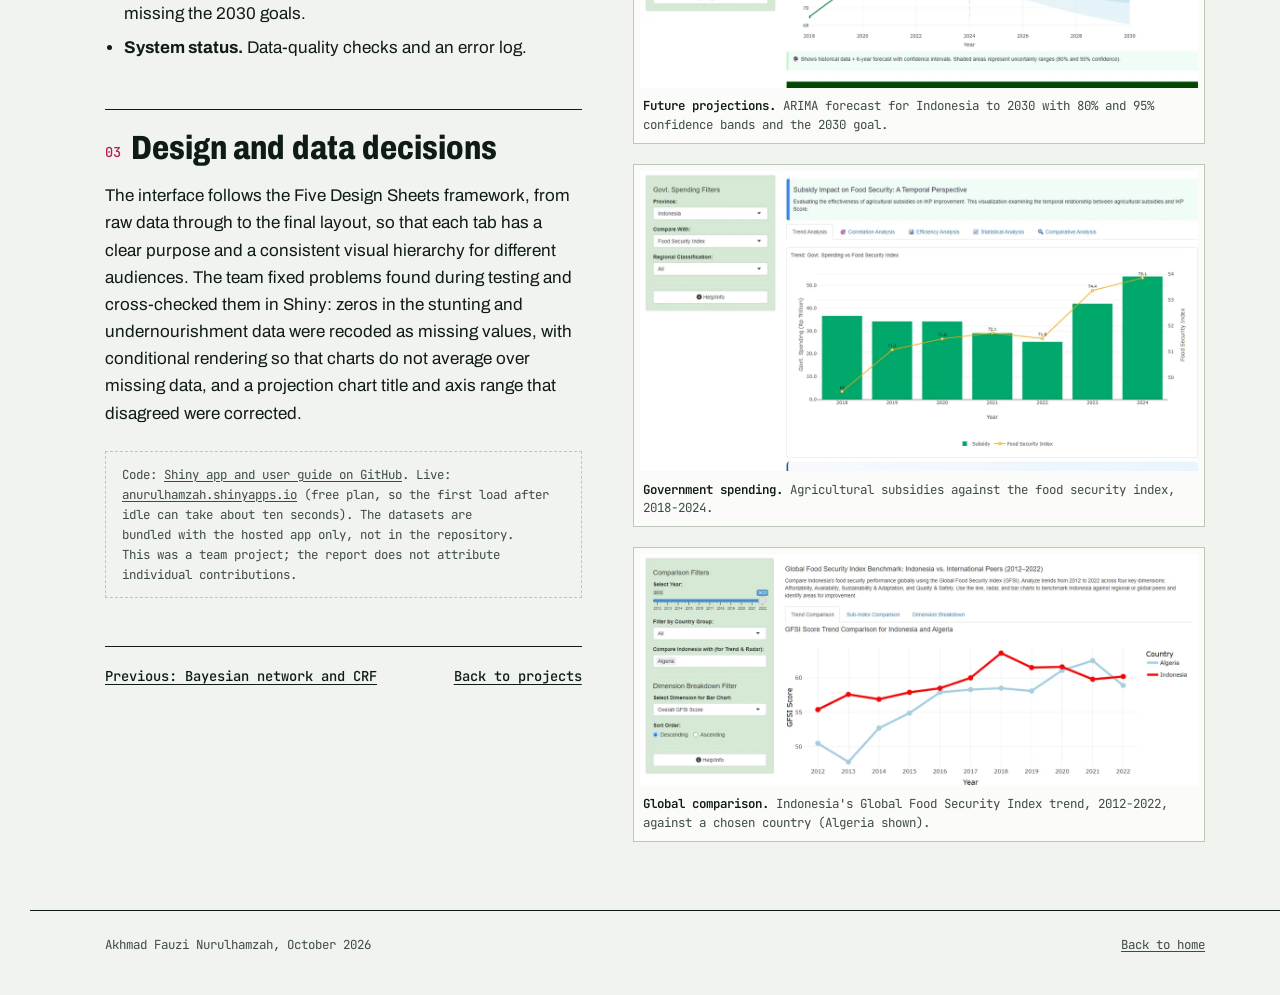
<file: projects/food-security-dashboard/index.html>
<!doctype html>
<html lang="en">
<head>
  <meta charset="utf-8">
  <meta name="viewport" content="width=device-width, initial-scale=1">
  <title>Indonesia food security dashboard | A. F. Nurulhamzah</title>
  <meta name="description" content="Team project: an interactive R Shiny dashboard on food security, poverty and stunting in Indonesia, with geographically weighted regression and ARIMA projections to 2030.">
  <meta name="color-scheme" content="light dark">
  <link rel="canonical" href="https://anurulhamzah.github.io/projects/food-security-dashboard/">
  <link rel="icon" href="../../assets/favicon.svg" type="image/svg+xml">
  <link rel="preload" href="../../assets/fonts/archivo-var.woff2" as="font" type="font/woff2" crossorigin>
  <link rel="stylesheet" href="../../assets/css/style.css?v=1a0fa28e">
  <meta property="og:type" content="article">
  <meta property="og:title" content="Regional food security and vulnerability dashboard, Indonesia">
  <meta property="og:description" content="An interactive dashboard for policy analysts: trends, local drivers and projections against national targets.">
  <meta property="og:url" content="https://anurulhamzah.github.io/projects/food-security-dashboard/">
  <meta property="og:image" content="https://anurulhamzah.github.io/assets/og-image.png">
  <meta property="og:image:alt" content="Akhmad Fauzi Nurulhamzah portfolio">
  <meta name="twitter:card" content="summary_large_image">
</head>
<body>
  <a class="skip" href="#main">Skip to content</a>
  <div class="ruler" aria-hidden="true"><span class="ruler__flag">1.30 m</span></div>
  <header class="site-header">
    <div class="wrap">
      <a class="brand" href="../../">A. Fauzi <span>Nurulhamzah</span></a>
      <nav class="nav" aria-label="Primary">
        <a href="../../#thesis">Research</a>
        <a href="../../#work" aria-current="page">Work</a>
        <a href="../../#about">About</a>
        <a href="../../assets/cv/Akhmad-Fauzi-Nurulhamzah-CV.pdf" download>CV</a>
        <a href="../../#contact">Contact</a>
      </nav>
    </div>
  </header>

  <main id="main" class="paper">
    <div class="wrap">
      <p class="crumbs"><a href="../../">Home</a> / Projects / Food security dashboard</p>
      <div class="paper__head">
        <div class="paper__title">
      <h1>Regional food security and vulnerability dashboard, Indonesia (2018-2024)</h1>
      <p class="paper__byline">2025. Team of three. R Shiny, geographically weighted regression, ARIMA.</p>
      <p class="linkrow"><a href="https://anurulhamzah.shinyapps.io/food-security-dashboard-indonesia/" rel="noopener">Open the live dashboard</a> <a href="https://github.com/anurulhamzah/data-analytics-projects/tree/main/food-security-dashboard">Code on GitHub</a></p>
        </div>
      <dl class="facts facts--paper">
        <div><dt>Period</dt><dd>2018-2024<small>regency and city level, plus national GFSI indicators</small></dd></div>
        <div><dt>Indicators</dt><dd>Food security index, stunting, undernourishment, poverty</dd></div>
        <div><dt>Projections</dt><dd>To 2030<small>against 2030 goals: IKP 85, stunting 14%, PoU 5%</small></dd></div>
      </dl>
      </div>

      <p class="tldr"><b>In short.</b> Which Indonesian regencies are most food insecure, what drives it locally, and are they on course to meet the 2030 goals? One interactive dashboard answers all three for policymakers and analysts, with maps, local-driver analysis and forecasts.</p>
      <div class="split" style="margin-top:2.5rem">
      <div class="prose">
        <h2><span class="sec">01</span>Who it is for and what it answers</h2>
        <p>The dashboard is designed for policymakers, regional planners, public-health officials and analysts working on food security. It was built around three questions: which regions are priorities and what drives their vulnerability, how have trends changed and how do they compare globally, and which regions are on track to meet 2030 goals (a food security index of 85, stunting of 14% following the WHO target, and undernourishment of 5%, the zero-hunger level).</p>

        <h2><span class="sec">02</span>Seven tabs</h2>
        <ul>
          <li><strong>Overview.</strong> The three research questions and which tab answers each.</li>
          <li><strong>General overview.</strong> A district map, trend lines and written insights for the food security index, stunting, poverty and undernourishment, filterable by province, year and regional classification (island regions, 3T regions).</li>
          <li><strong>Global comparison.</strong> Indonesia against international peers on the Global Food Security Index.</li>
          <li><strong>Policy focus.</strong> Geographically weighted regression, shown as a map, to find which socioeconomic variables are locally significant drivers of food security in priority districts rather than assuming one national relationship. PCA and K-Means then group districts by their dominant drivers, with an adjustable number of clusters, a silhouette score, cluster profiles and a CSV export.</li>
          <li><strong>Government spending.</strong> The relationship between agricultural subsidies and the food security index over time.</li>
          <li><strong>Future projections.</strong> ARIMA forecasts of the food security index, stunting and undernourishment for 2025-2030, with 80% and 95% confidence bands, flagging regions at risk of missing the 2030 goals.</li>
          <li><strong>System status.</strong> Data-quality checks and an error log.</li>
        </ul>

        <h2><span class="sec">03</span>Design and data decisions</h2>
        <p>The interface follows the Five Design Sheets framework, from raw data through to the final layout, so that each tab has a clear purpose and a consistent visual hierarchy for different audiences. The team fixed problems found during testing and cross-checked them in Shiny: zeros in the stunting and undernourishment data were recoded as missing values, with conditional rendering so that charts do not average over missing data, and a projection chart title and axis range that disagreed were corrected.</p>

        <p class="verify">Code: <a href="https://github.com/anurulhamzah/data-analytics-projects/tree/main/food-security-dashboard">Shiny app and user guide on GitHub</a>. Live: <a href="https://anurulhamzah.shinyapps.io/food-security-dashboard-indonesia/" rel="noopener">anurulhamzah.shinyapps.io</a> (free plan, so the first load after idle can take about ten seconds). The datasets are bundled with the hosted app only, not in the repository. This was a team project; the report does not attribute individual contributions.</p>
        <div class="next"><a href="../bayesian-network-crf/">Previous: Bayesian network and CRF</a><a href="../../#work">Back to projects</a></div>
      </div>
      <div class="split__side">
        <p class="small" style="margin-top:0">Three of the tabs, from the live app (select an image to open it):</p>
        <figure class="figure">
          <div class="plate">
            <a href="https://anurulhamzah.shinyapps.io/food-security-dashboard-indonesia/" rel="noopener" aria-label="Open the live dashboard">
              <img src="../../assets/img/dash-food-security.webp" width="1200" height="626" loading="lazy" alt="General overview tab: a green map of Indonesian districts coloured by food security index in 2024, summary values for average index, stunting and poverty, and filters for indicator, province, year and regional classification.">
            </a>
            <figcaption><b>General overview.</b> District map of the food security index, with filters and summary values.</figcaption>
          </div>
        </figure>
        <figure class="figure">
          <div class="plate">
            <a href="https://anurulhamzah.shinyapps.io/food-security-dashboard-indonesia/" rel="noopener" aria-label="Open the live dashboard">
              <img src="../../assets/img/dash-food-policy.webp" width="1200" height="582" loading="lazy" alt="Policy focus tab: a map of priority districts coloured by their locally significant drivers from geographically weighted regression, with a legend of driver combinations such as poverty, electricity and water.">
            </a>
            <figcaption><b>Policy focus.</b> Priority districts coloured by the combination of local drivers found by geographically weighted regression.</figcaption>
          </div>
        </figure>
        <figure class="figure">
          <div class="plate">
            <a href="https://anurulhamzah.shinyapps.io/food-security-dashboard-indonesia/" rel="noopener" aria-label="Open the live dashboard">
              <img src="../../assets/img/dash-food-projections.webp" width="1200" height="655" loading="lazy" alt="Future projections tab: a line chart of the food security index for Indonesia from 2018 to 2024 with an ARIMA forecast to 2030, 80 and 95 percent confidence bands and a dashed line at the 2030 goal of 85.">
            </a>
            <figcaption><b>Future projections.</b> ARIMA forecast for Indonesia to 2030 with 80% and 95% confidence bands and the 2030 goal.</figcaption>
          </div>
        </figure>
        <figure class="figure">
          <div class="plate">
            <a href="https://anurulhamzah.shinyapps.io/food-security-dashboard-indonesia/" rel="noopener" aria-label="Open the live dashboard">
              <img src="../../assets/img/dash-food-spending.webp" width="1200" height="646" loading="lazy" alt="Government spending tab: bars of agricultural subsidy spending in trillions of rupiah by year from 2018 to 2024, with a line of the food security index rising from 69 to 75.1.">
            </a>
            <figcaption><b>Government spending.</b> Agricultural subsidies against the food security index, 2018-2024.</figcaption>
          </div>
        </figure>
        <figure class="figure">
          <div class="plate">
            <a href="https://anurulhamzah.shinyapps.io/food-security-dashboard-indonesia/" rel="noopener" aria-label="Open the live dashboard">
              <img src="../../assets/img/dash-food-gfsi.webp" width="1200" height="498" loading="lazy" alt="Global comparison tab: line chart of the Global Food Security Index score for Indonesia and Algeria from 2012 to 2022, with filters for year, country group and comparison country.">
            </a>
            <figcaption><b>Global comparison.</b> Indonesia's Global Food Security Index trend, 2012-2022, against a chosen country (Algeria shown).</figcaption>
          </div>
        </figure>
      </div>
    </div>
    </div>
  </main>

  <footer class="site-footer">
    <div class="wrap">
      <span>Akhmad Fauzi Nurulhamzah, October 2026</span>
      <span><a href="../../">Back to home</a></span>
    </div>
  </footer>
  <script src="../../assets/js/main.js?v=9e908470" defer></script>
</body>
</html>
</file>
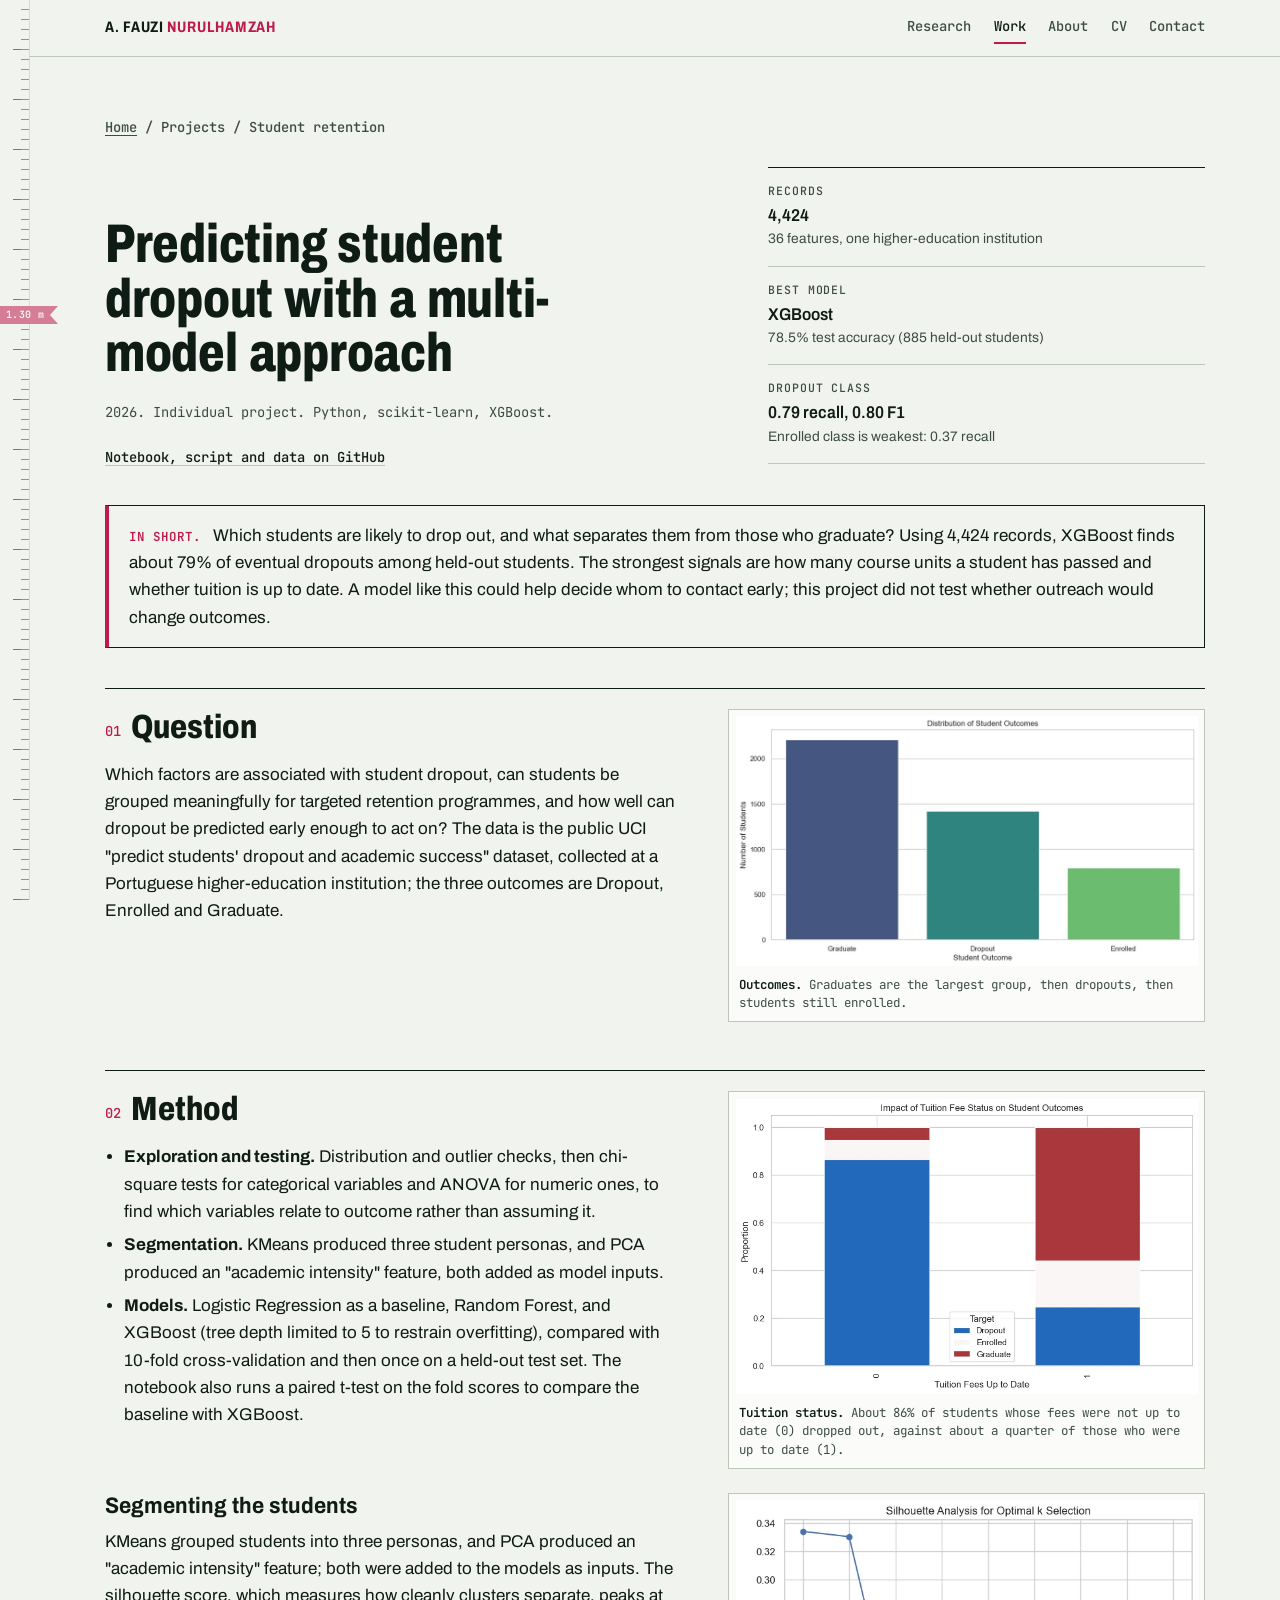
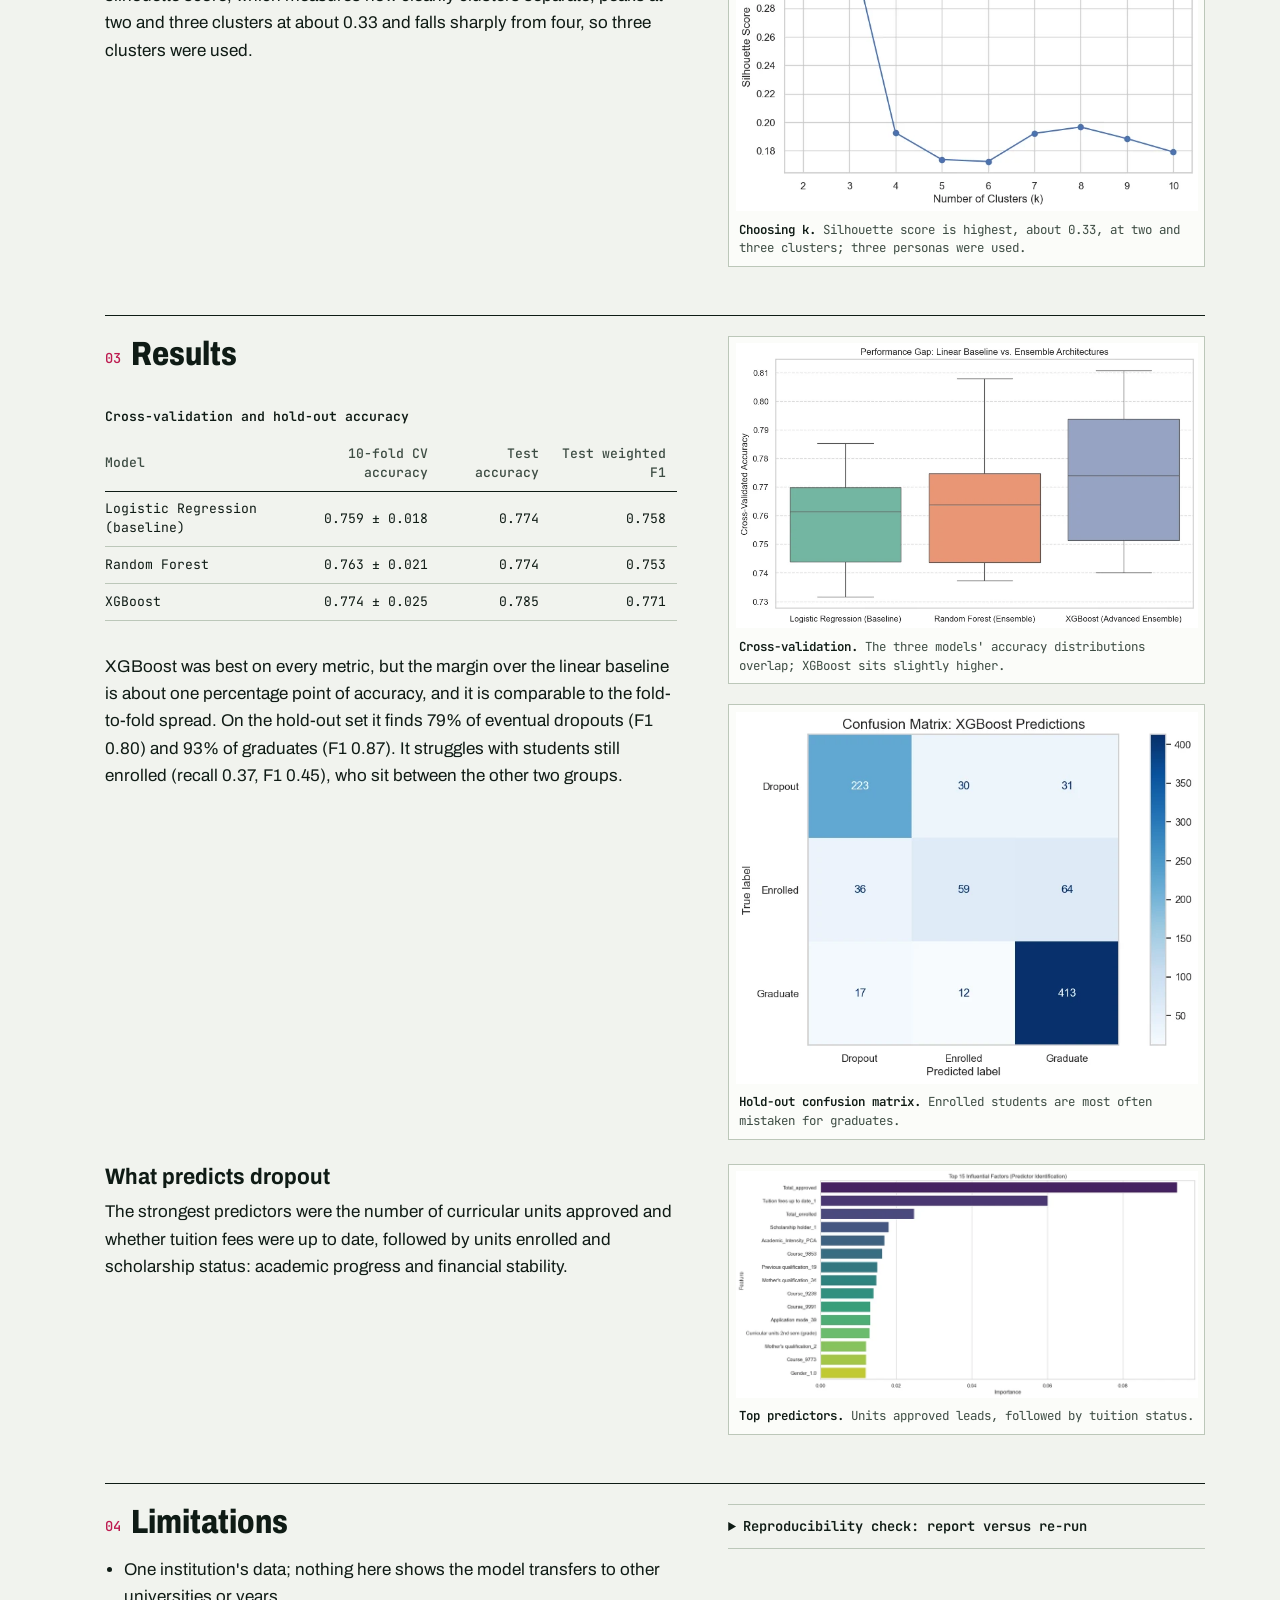
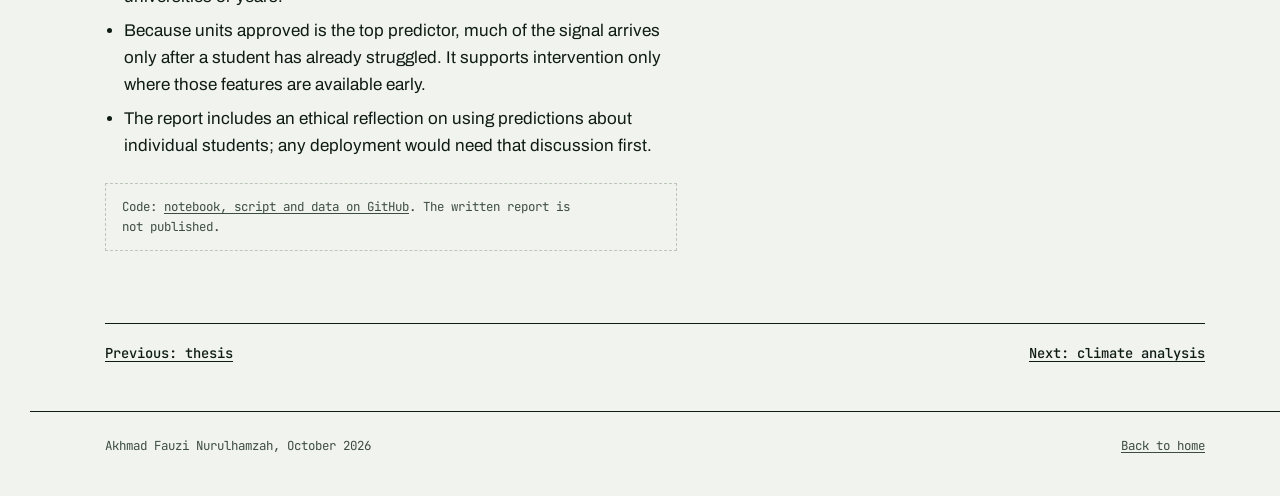
<file: projects/student-retention/index.html>
<!doctype html>
<html lang="en">
<head>
  <meta charset="utf-8">
  <meta name="viewport" content="width=device-width, initial-scale=1">
  <title>Student retention and dropout prediction | A. F. Nurulhamzah</title>
  <meta name="description" content="Student dropout prediction: KMeans and PCA segmentation, statistical tests, and Logistic Regression, Random Forest and XGBoost with 10-fold cross-validation.">
  <meta name="color-scheme" content="light dark">
  <link rel="canonical" href="https://anurulhamzah.github.io/projects/student-retention/">
  <link rel="icon" href="../../assets/favicon.svg" type="image/svg+xml">
  <link rel="preload" href="../../assets/fonts/archivo-var.woff2" as="font" type="font/woff2" crossorigin>
  <link rel="stylesheet" href="../../assets/css/style.css?v=1a0fa28e">
  <meta property="og:type" content="article">
  <meta property="og:title" content="Student retention and dropout prediction">
  <meta property="og:description" content="A multi-model approach to predicting student dropout, with an honest look at where it is weakest.">
  <meta property="og:url" content="https://anurulhamzah.github.io/projects/student-retention/">
  <meta property="og:image" content="https://anurulhamzah.github.io/assets/og-image.png">
  <meta property="og:image:alt" content="Akhmad Fauzi Nurulhamzah portfolio">
  <meta name="twitter:card" content="summary_large_image">
</head>
<body>
  <a class="skip" href="#main">Skip to content</a>
  <div class="ruler" aria-hidden="true"><span class="ruler__flag">1.30 m</span></div>
  <header class="site-header">
    <div class="wrap">
      <a class="brand" href="../../">A. Fauzi <span>Nurulhamzah</span></a>
      <nav class="nav" aria-label="Primary">
        <a href="../../#thesis">Research</a>
        <a href="../../#work" aria-current="page">Work</a>
        <a href="../../#about">About</a>
        <a href="../../assets/cv/Akhmad-Fauzi-Nurulhamzah-CV.pdf" download>CV</a>
        <a href="../../#contact">Contact</a>
      </nav>
    </div>
  </header>

  <main id="main" class="paper">
    <div class="wrap">
      <p class="crumbs"><a href="../../">Home</a> / Projects / Student retention</p>
      <div class="paper__head">
        <div class="paper__title">
      <h1>Predicting student dropout with a multi-model approach</h1>
      <p class="paper__byline">2026. Individual project. Python, scikit-learn, XGBoost.</p>
      <p class="linkrow"><a href="https://github.com/anurulhamzah/data-analytics-projects/tree/main/student-retention-prediction">Notebook, script and data on GitHub</a></p>
        </div>
      <dl class="facts facts--paper">
        <div><dt>Records</dt><dd>4,424<small>36 features, one higher-education institution</small></dd></div>
        <div><dt>Best model</dt><dd>XGBoost<small>78.5% test accuracy (885 held-out students)</small></dd></div>
        <div><dt>Dropout class</dt><dd>0.79 recall, 0.80 F1<small>Enrolled class is weakest: 0.37 recall</small></dd></div>
      </dl>
      </div>

      <p class="tldr"><b>In short.</b> Which students are likely to drop out, and what separates them from those who graduate? Using 4,424 records, XGBoost finds about 79% of eventual dropouts among held-out students. The strongest signals are how many course units a student has passed and whether tuition is up to date. A model like this could help decide whom to contact early; this project did not test whether outreach would change outcomes.</p>
      <div class="rows2">
        <section class="row2">
          <div class="prose">
            <h2><span class="sec">01</span>Question</h2>
            <p>Which factors are associated with student dropout, can students be grouped meaningfully for targeted retention programmes, and how well can dropout be predicted early enough to act on? The data is the public UCI "predict students' dropout and academic success" dataset, collected at a Portuguese higher-education institution; the three outcomes are Dropout, Enrolled and Graduate.</p>
          </div>
          <div class="row2__side">
            <figure class="figure">
              <div class="plate"><img src="../../assets/img/ret-outcomes.webp" width="1000" height="541" loading="lazy" alt="Bar chart of the number of students per outcome: Graduate about 2,200, Dropout about 1,400 and Enrolled about 800."><figcaption><b>Outcomes.</b> Graduates are the largest group, then dropouts, then students still enrolled.</figcaption></div>
            </figure>
          </div>
        </section>

        <section class="row2">
          <div class="prose">
            <h2><span class="sec">02</span>Method</h2>
            <ul>
              <li><strong>Exploration and testing.</strong> Distribution and outlier checks, then chi-square tests for categorical variables and ANOVA for numeric ones, to find which variables relate to outcome rather than assuming it.</li>
              <li><strong>Segmentation.</strong> KMeans produced three student personas, and PCA produced an "academic intensity" feature, both added as model inputs.</li>
              <li><strong>Models.</strong> Logistic Regression as a baseline, Random Forest, and XGBoost (tree depth limited to 5 to restrain overfitting), compared with 10-fold cross-validation and then once on a held-out test set. The notebook also runs a paired t-test on the fold scores to compare the baseline with XGBoost.</li>
            </ul>
          </div>
          <div class="row2__side">
            <figure class="figure">
              <div class="plate"><img src="../../assets/img/ret-tuition.webp" width="850" height="544" loading="lazy" alt="Stacked bars of outcome proportions by tuition fee status. When fees are not up to date, about 86 percent of students dropped out; when fees are up to date, about a quarter did."><figcaption><b>Tuition status.</b> About 86% of students whose fees were not up to date (0) dropped out, against about a quarter of those who were up to date (1).</figcaption></div>
            </figure>
            
          </div>
        </section>
        <section class="row2 row2--sub">
          <div class="prose">
            <h3>Segmenting the students</h3>
            <p>KMeans grouped students into three personas, and PCA produced an "academic intensity" feature; both were added to the models as inputs. The silhouette score, which measures how cleanly clusters separate, peaks at two and three clusters at about 0.33 and falls sharply from four, so three clusters were used.</p>
          </div>
          <div class="row2__side">
            <figure class="figure">
              <div class="plate"><img src="../../assets/img/ret-silhouette.webp" width="703" height="473" loading="lazy" alt="Line chart of silhouette score against number of clusters from 2 to 10. The score is highest, about 0.33, at 2 and 3 clusters and drops sharply from 4."><figcaption><b>Choosing k.</b> Silhouette score is highest, about 0.33, at two and three clusters; three personas were used.</figcaption></div>
            </figure>
          </div>
        </section>

        <section class="row2">
          <div class="prose">
            <h2><span class="sec">03</span>Results</h2>
            <div class="table-scroll">
              <table class="datatable">
                <caption>Cross-validation and hold-out accuracy</caption>
                <thead><tr><th>Model</th><th>10-fold CV accuracy</th><th>Test accuracy</th><th>Test weighted F1</th></tr></thead>
                <tbody>
                  <tr><td>Logistic Regression (baseline)</td><td>0.759 &plusmn; 0.018</td><td>0.774</td><td>0.758</td></tr>
                  <tr><td>Random Forest</td><td>0.763 &plusmn; 0.021</td><td>0.774</td><td>0.753</td></tr>
                  <tr><td>XGBoost</td><td>0.774 &plusmn; 0.025</td><td>0.785</td><td>0.771</td></tr>
                </tbody>
              </table>
            </div>
            <p>XGBoost was best on every metric, but the margin over the linear baseline is about one percentage point of accuracy, and it is comparable to the fold-to-fold spread. On the hold-out set it finds 79% of eventual dropouts (F1 0.80) and 93% of graduates (F1 0.87). It struggles with students still enrolled (recall 0.37, F1 0.45), who sit between the other two groups.</p>
            
          </div>
          <div class="row2__side">
            <figure class="figure">
              <div class="plate"><img src="../../assets/img/ret-cv-boxplot.webp" width="858" height="529" loading="lazy" alt="Box plots of 10-fold cross-validated accuracy for Logistic Regression, Random Forest and XGBoost; the three distributions overlap, with XGBoost slightly higher."><figcaption><b>Cross-validation.</b> The three models' accuracy distributions overlap; XGBoost sits slightly higher.</figcaption></div>
            </figure>
            <figure class="figure">
              <div class="plate"><img src="../../assets/img/ret-confusion.webp" width="687" height="553" loading="lazy" alt="Confusion matrix for XGBoost on 885 held-out students. Dropout: 223 correct, 30 predicted Enrolled, 31 predicted Graduate. Enrolled: 59 correct, 36 predicted Dropout, 64 predicted Graduate. Graduate: 413 correct, 17 predicted Dropout, 12 predicted Enrolled."><figcaption><b>Hold-out confusion matrix.</b> Enrolled students are most often mistaken for graduates.</figcaption></div>
            </figure>
            
          </div>
        </section>
        <section class="row2 row2--sub">
          <div class="prose">
            <h3>What predicts dropout</h3>
            <p>The strongest predictors were the number of curricular units approved and whether tuition fees were up to date, followed by units enrolled and scholarship status: academic progress and financial stability.</p>
          </div>
          <div class="row2__side">
            <figure class="figure">
              <div class="plate"><img src="../../assets/img/ret-importance.webp" width="1000" height="491" loading="lazy" alt="Bar chart of the 15 most important XGBoost features. Total approved units is highest, then tuition fees up to date, total enrolled units, scholarship holder and academic intensity."><figcaption><b>Top predictors.</b> Units approved leads, followed by tuition status.</figcaption></div>
            </figure>
          </div>
        </section>

        <section class="row2">
          <div class="prose">
            <h2><span class="sec">04</span>Limitations</h2>
            <ul>
              <li>One institution's data; nothing here shows the model transfers to other universities or years.</li>
              <li>Because units approved is the top predictor, much of the signal arrives only after a student has already struggled. It supports intervention only where those features are available early.</li>
              <li>The report includes an ethical reflection on using predictions about individual students; any deployment would need that discussion first.</li>
            </ul>
            <p class="verify">Code: <a href="https://github.com/anurulhamzah/data-analytics-projects/tree/main/student-retention-prediction">notebook, script and data on GitHub</a>. The written report is not published.</p>
          </div>
          <div class="row2__side">
            <details class="repro"><summary>Reproducibility check: report versus re-run</summary>
            <div class="table-scroll">
              <table class="datatable">
                <caption>Reproducibility check: report versus re-run (xgboost 2.1.4)</caption>
                <thead><tr><th>Measure</th><th>Report</th><th>Re-run</th></tr></thead>
                <tbody>
                  <tr><td>Baseline CV accuracy</td><td>0.759</td><td>0.759</td></tr>
                  <tr><td>Random Forest CV accuracy</td><td>0.763</td><td>0.763</td></tr>
                  <tr><td>XGBoost CV accuracy</td><td>0.774</td><td>0.774</td></tr>
                  <tr><td>XGBoost test accuracy</td><td>0.785</td><td>0.780</td></tr>
                  <tr><td>Dropout recall</td><td>0.79</td><td>0.79</td></tr>
                  <tr><td>Enrolled recall</td><td>0.37</td><td>0.33</td></tr>
                </tbody>
              </table>
            </div>
            <p class="aside-note"><b>Why show this.</b> Re-running the published notebook today reproduces the baseline and Random Forest exactly, and XGBoost to within about half a percentage point. The small gap is expected across XGBoost versions and is within the cross-validation spread, so the conclusions hold.</p>
          </details>
          </div>
        </section>
      </div>

      <div class="next"><a href="../tree-diameter-estimation/">Previous: thesis</a><a href="../climate-causal-analysis/">Next: climate analysis</a></div>
    </div>
  </main>

  <footer class="site-footer">
    <div class="wrap">
      <span>Akhmad Fauzi Nurulhamzah, October 2026</span>
      <span><a href="../../">Back to home</a></span>
    </div>
  </footer>
  <script src="../../assets/js/main.js?v=9e908470" defer></script>
</body>
</html>
</file>
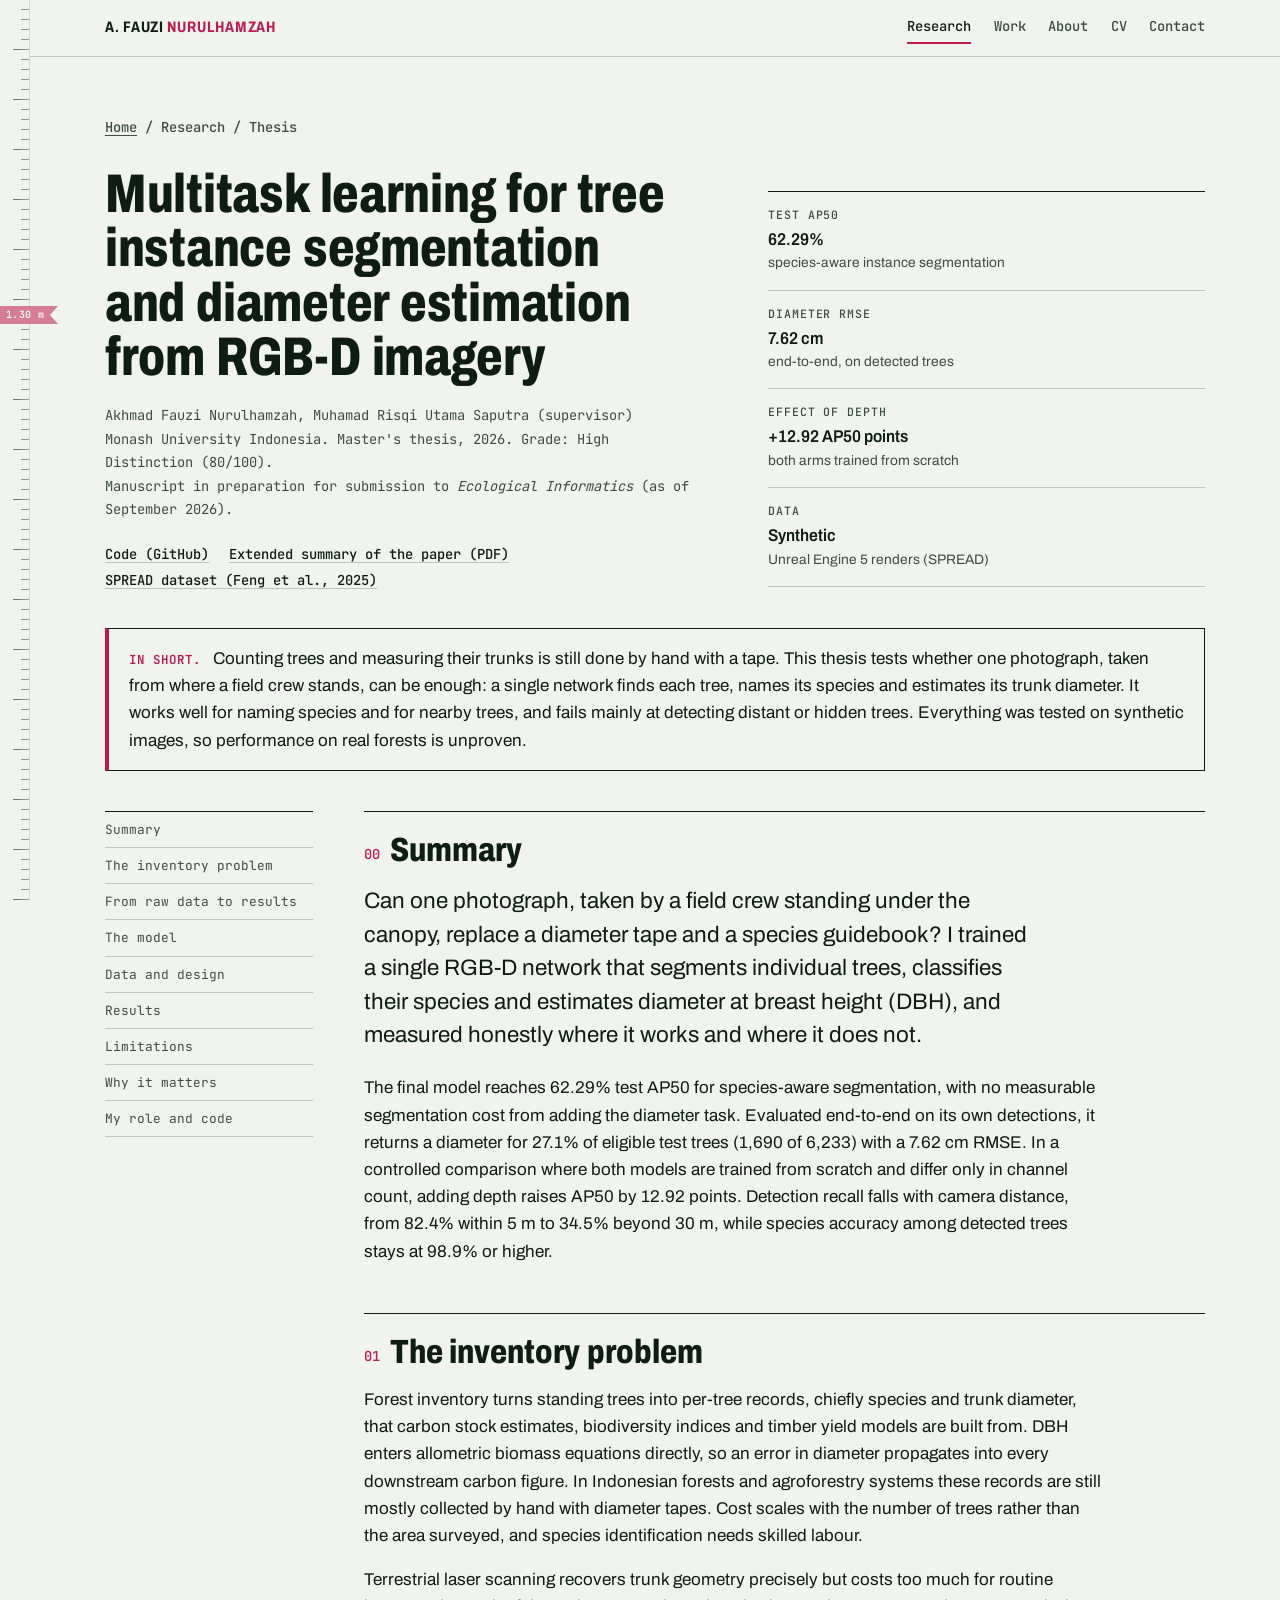
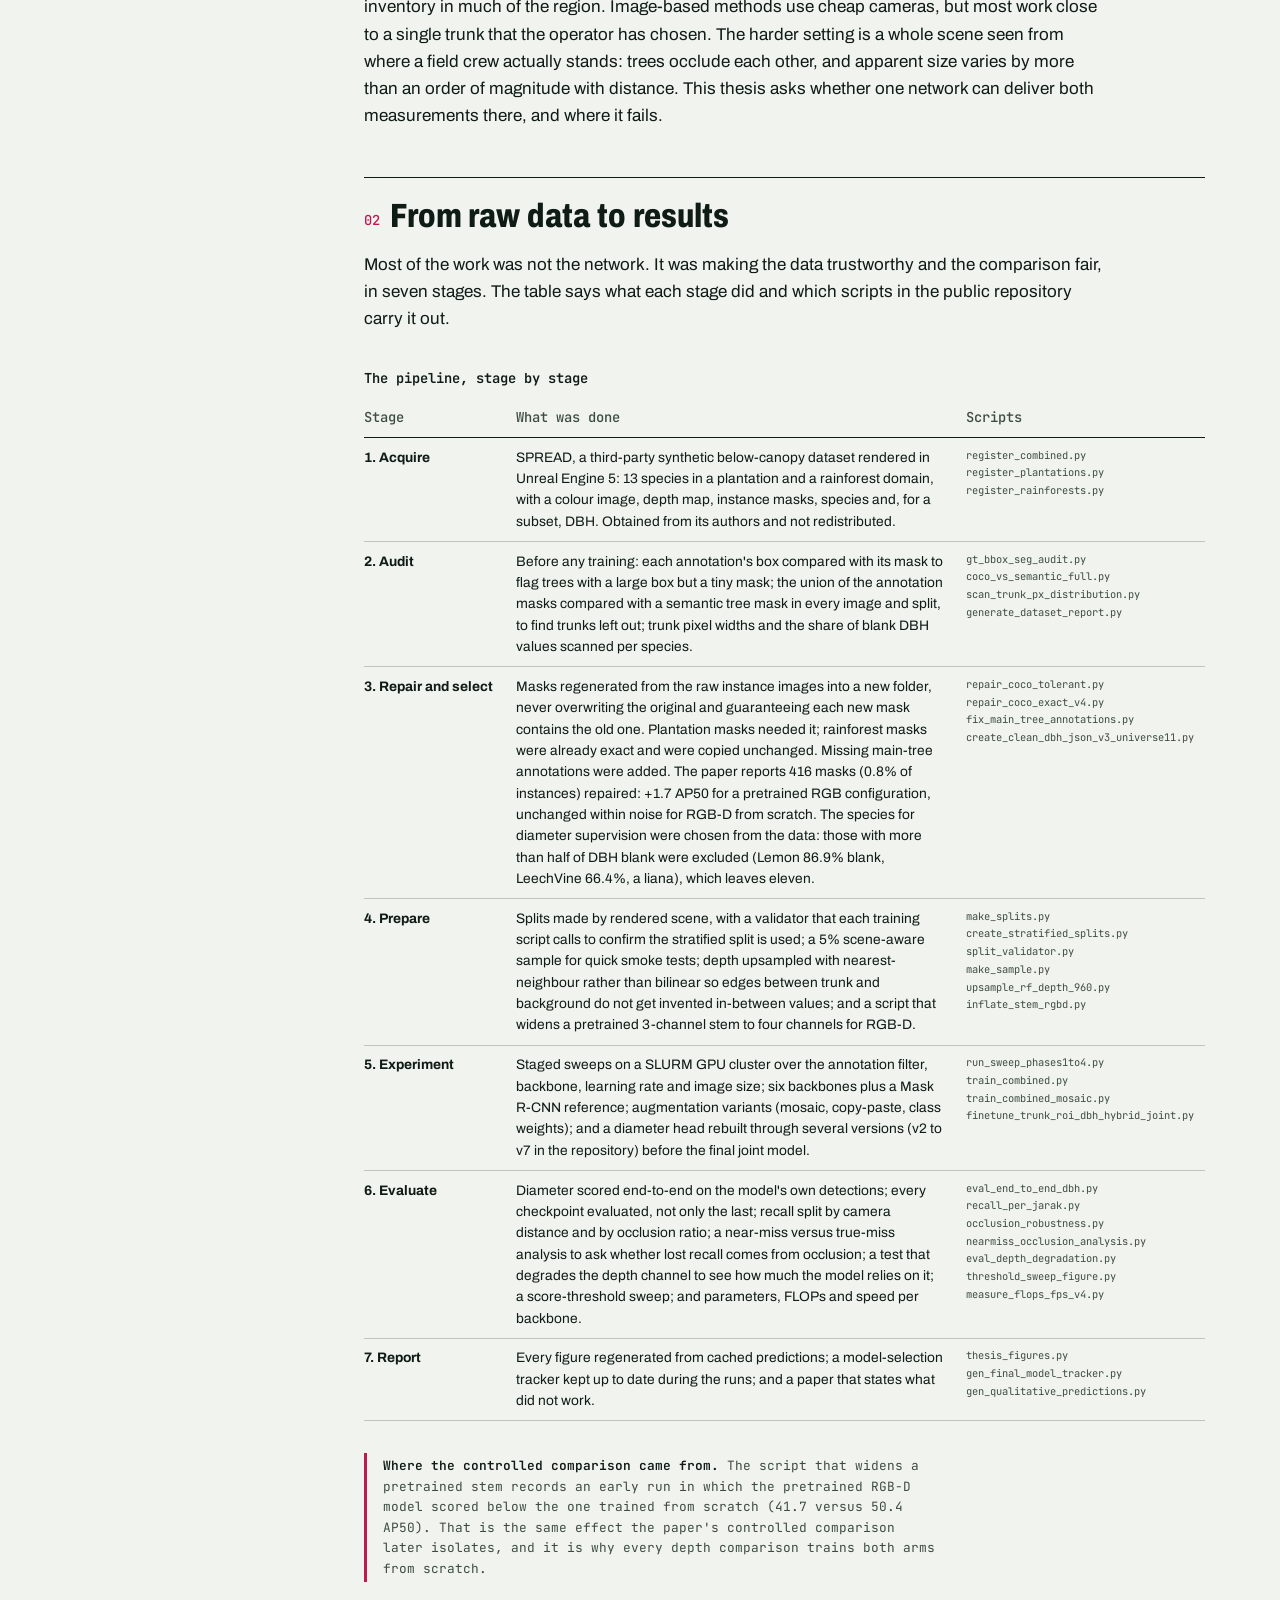
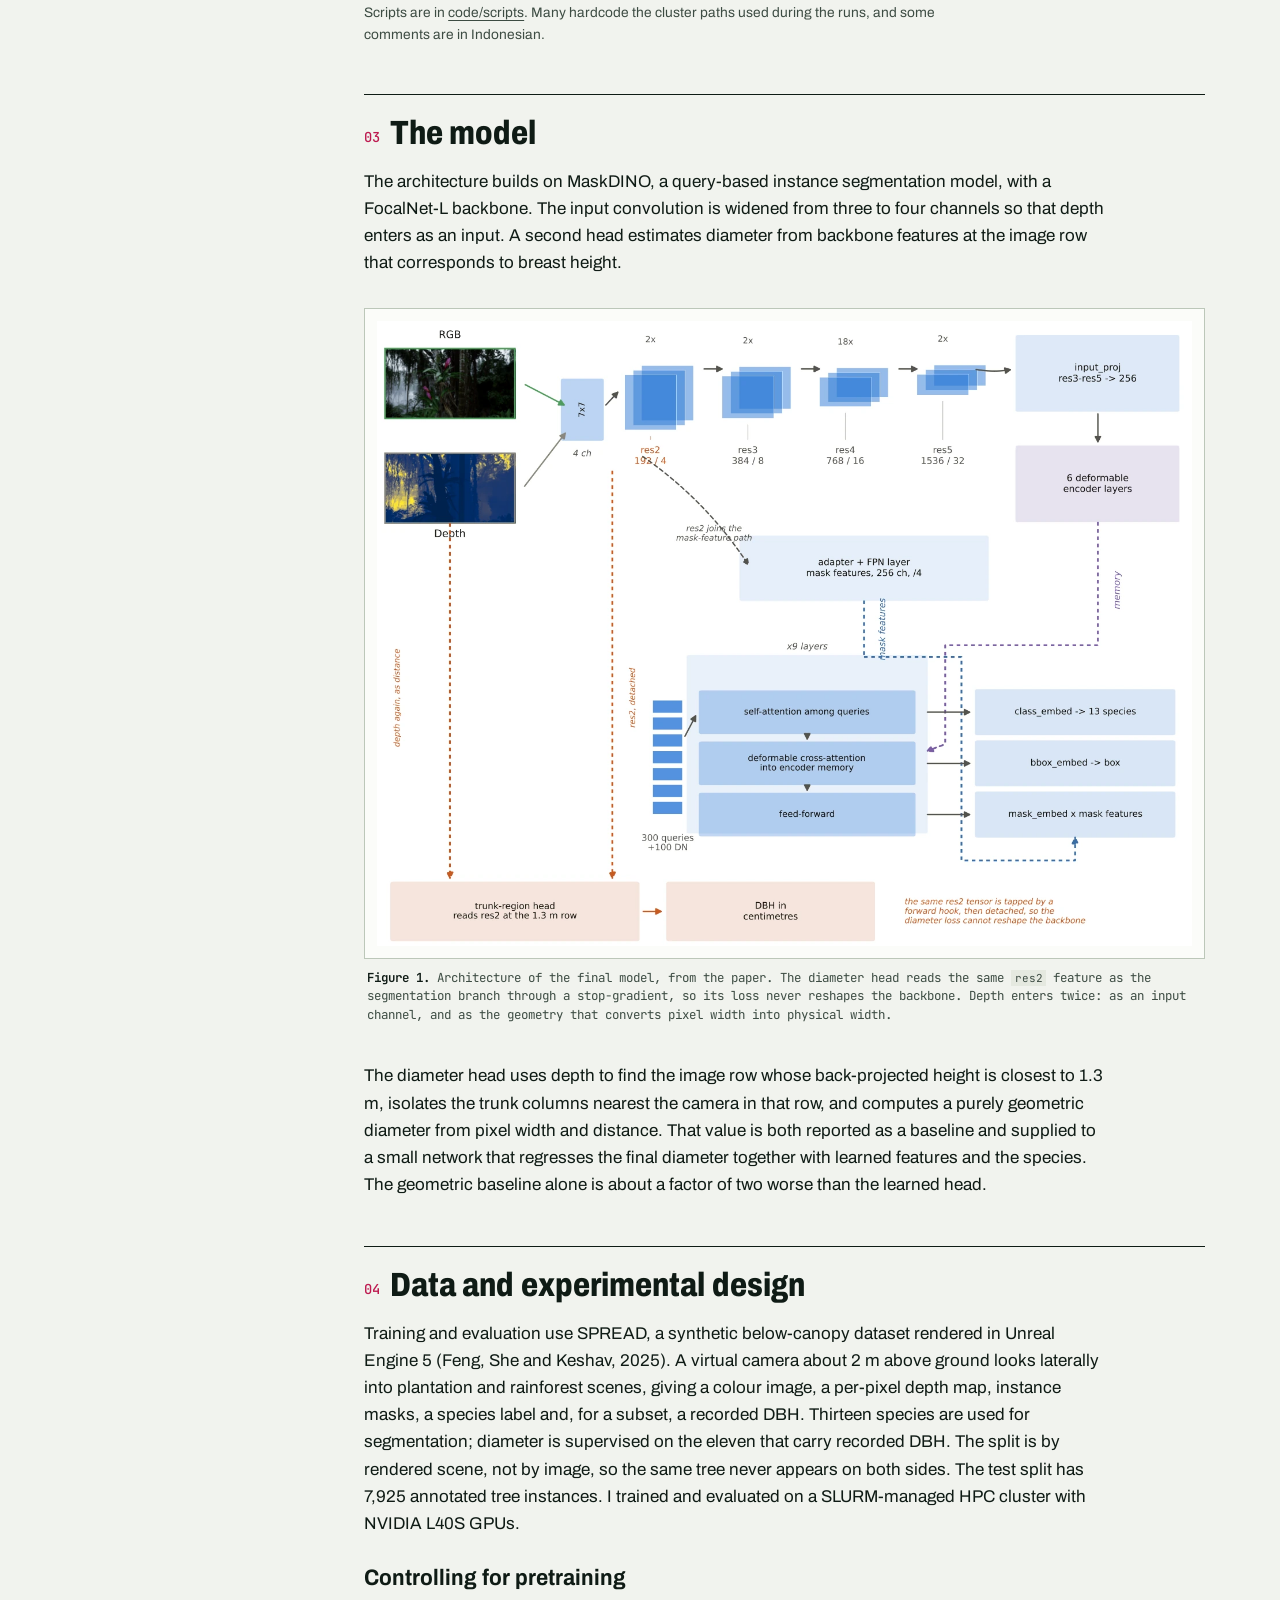
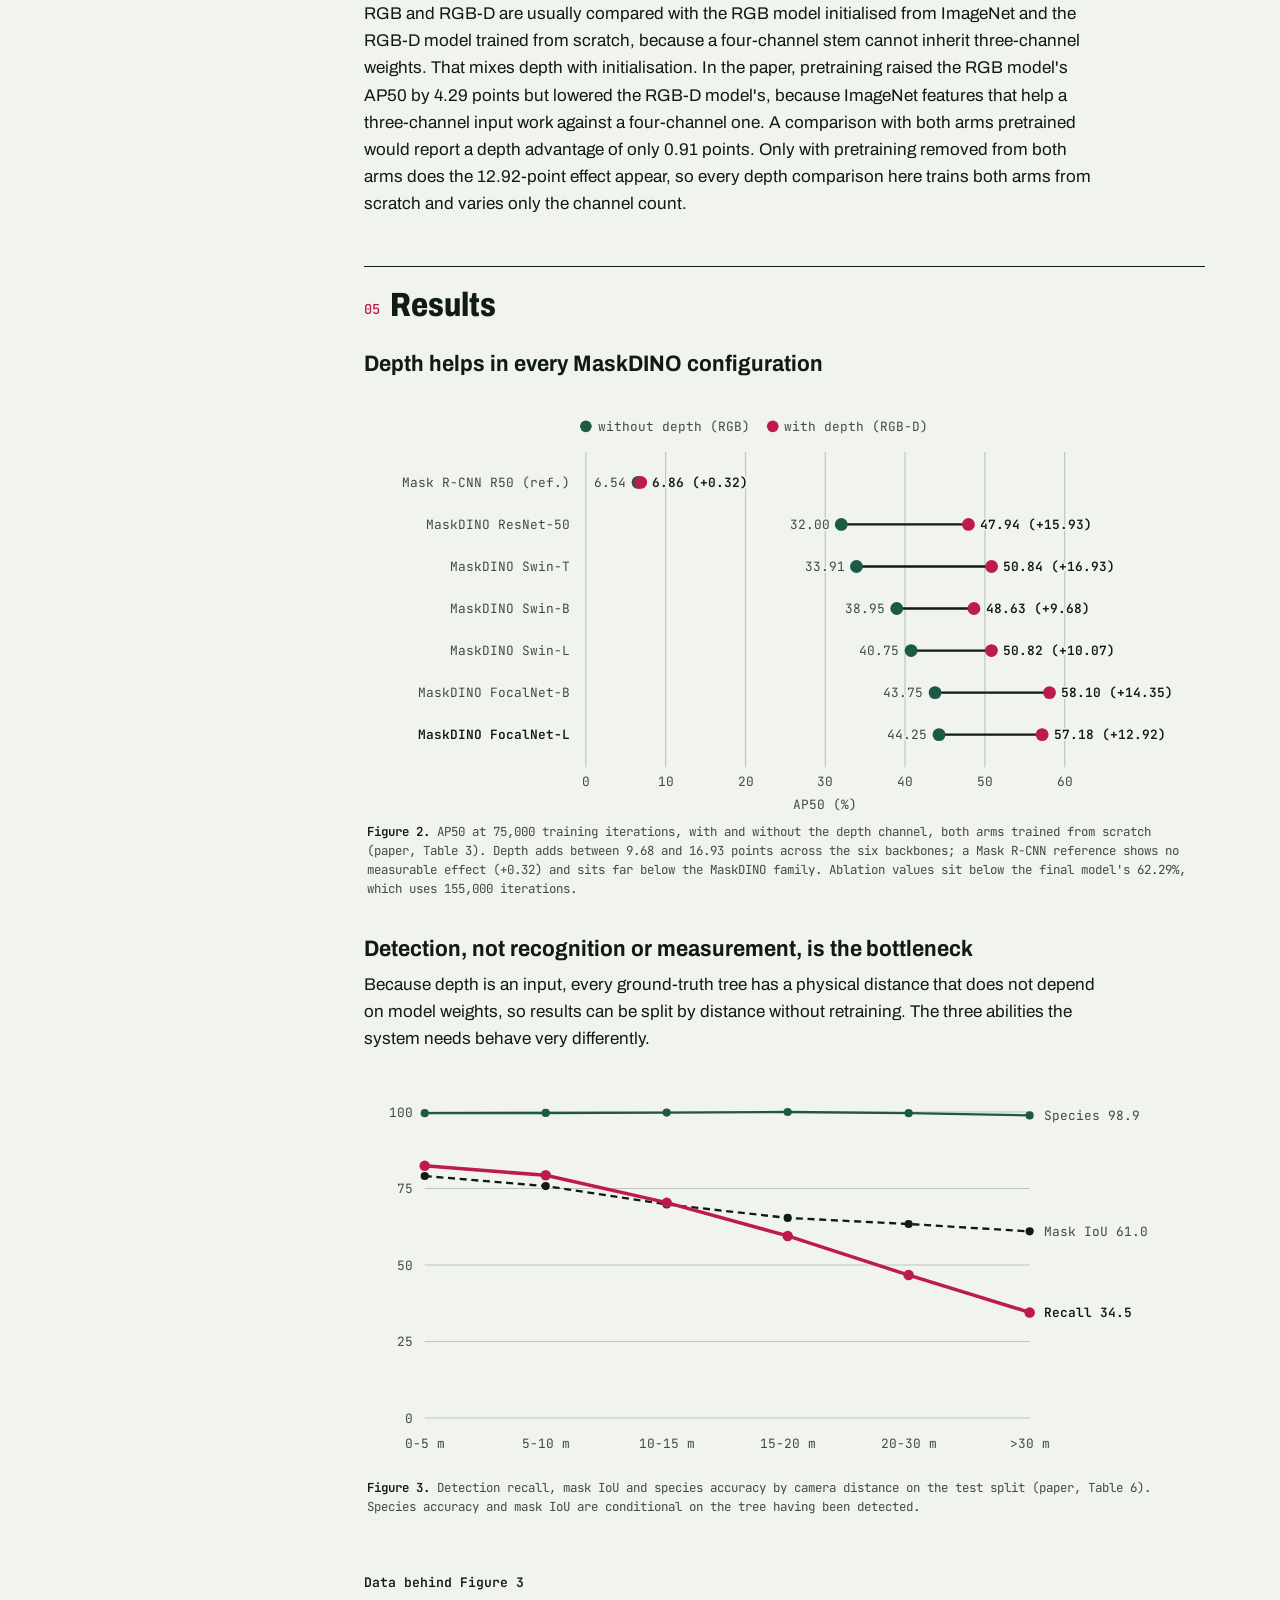
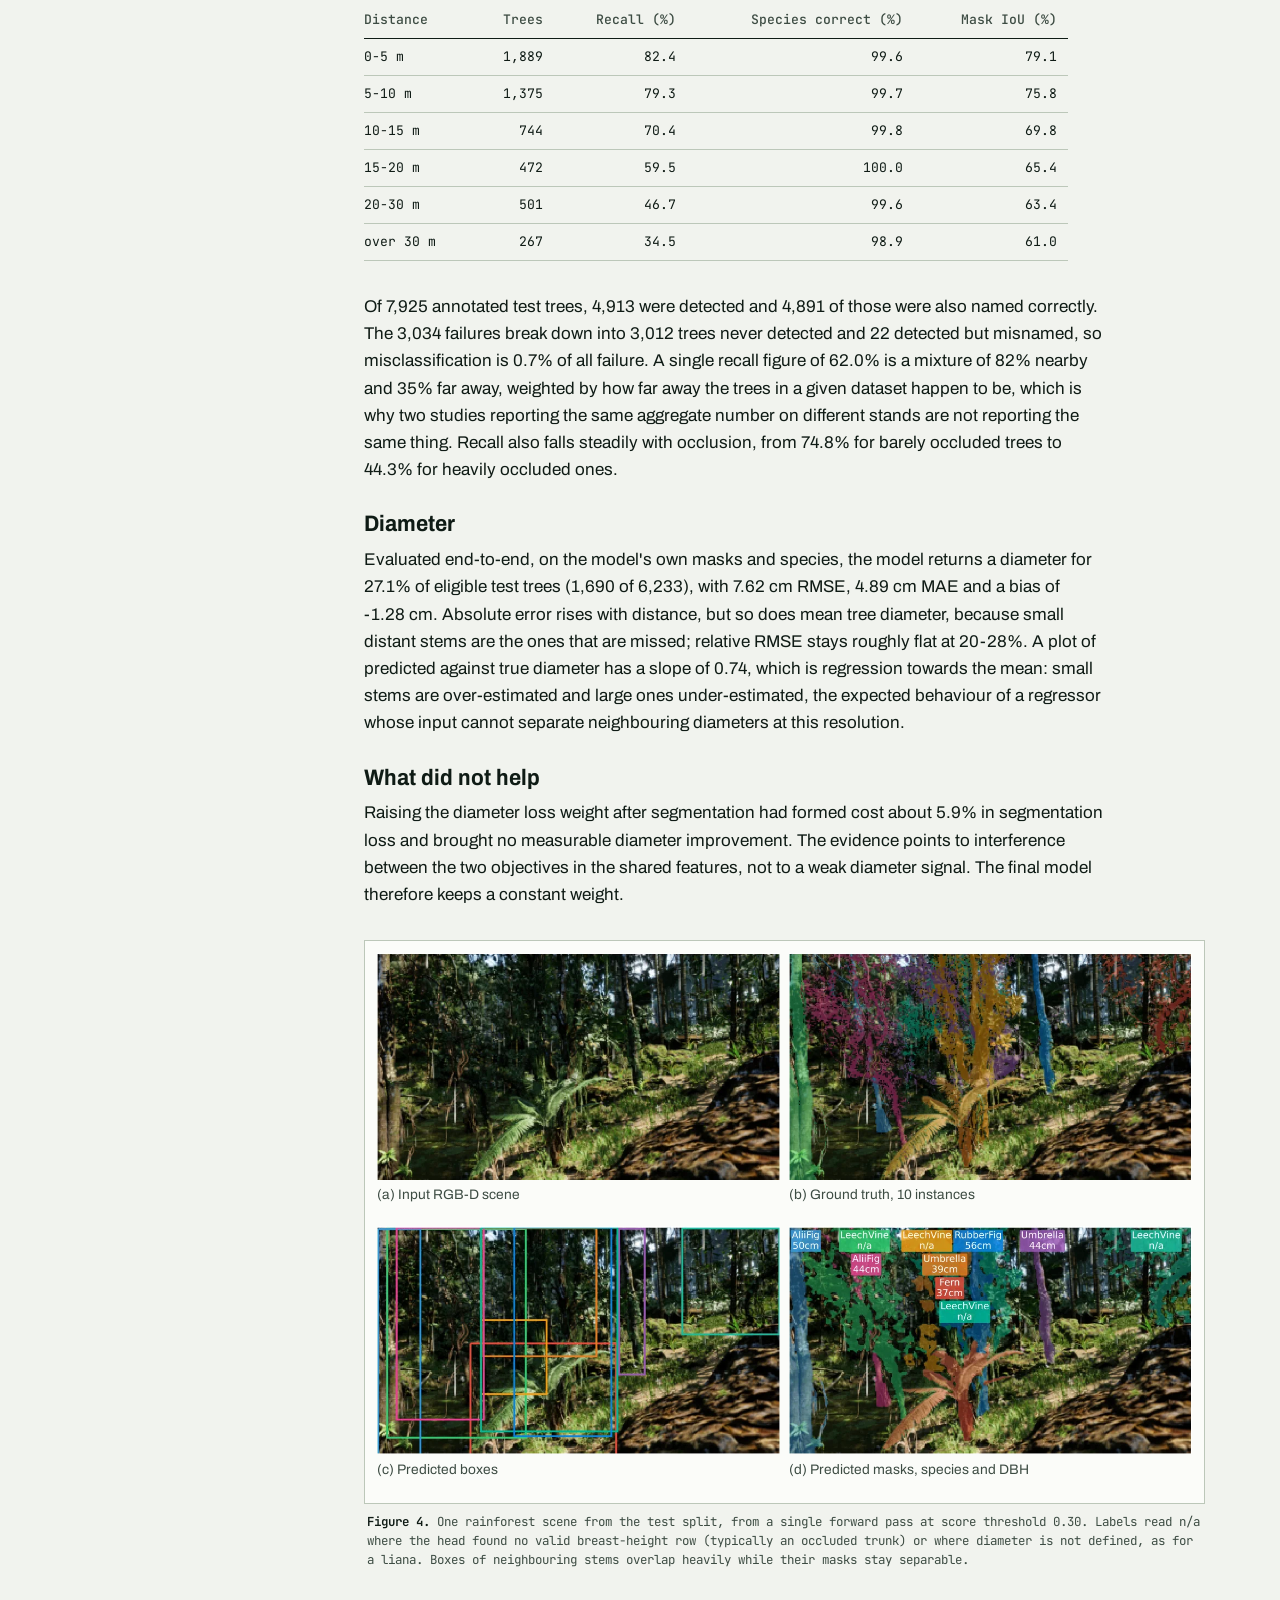
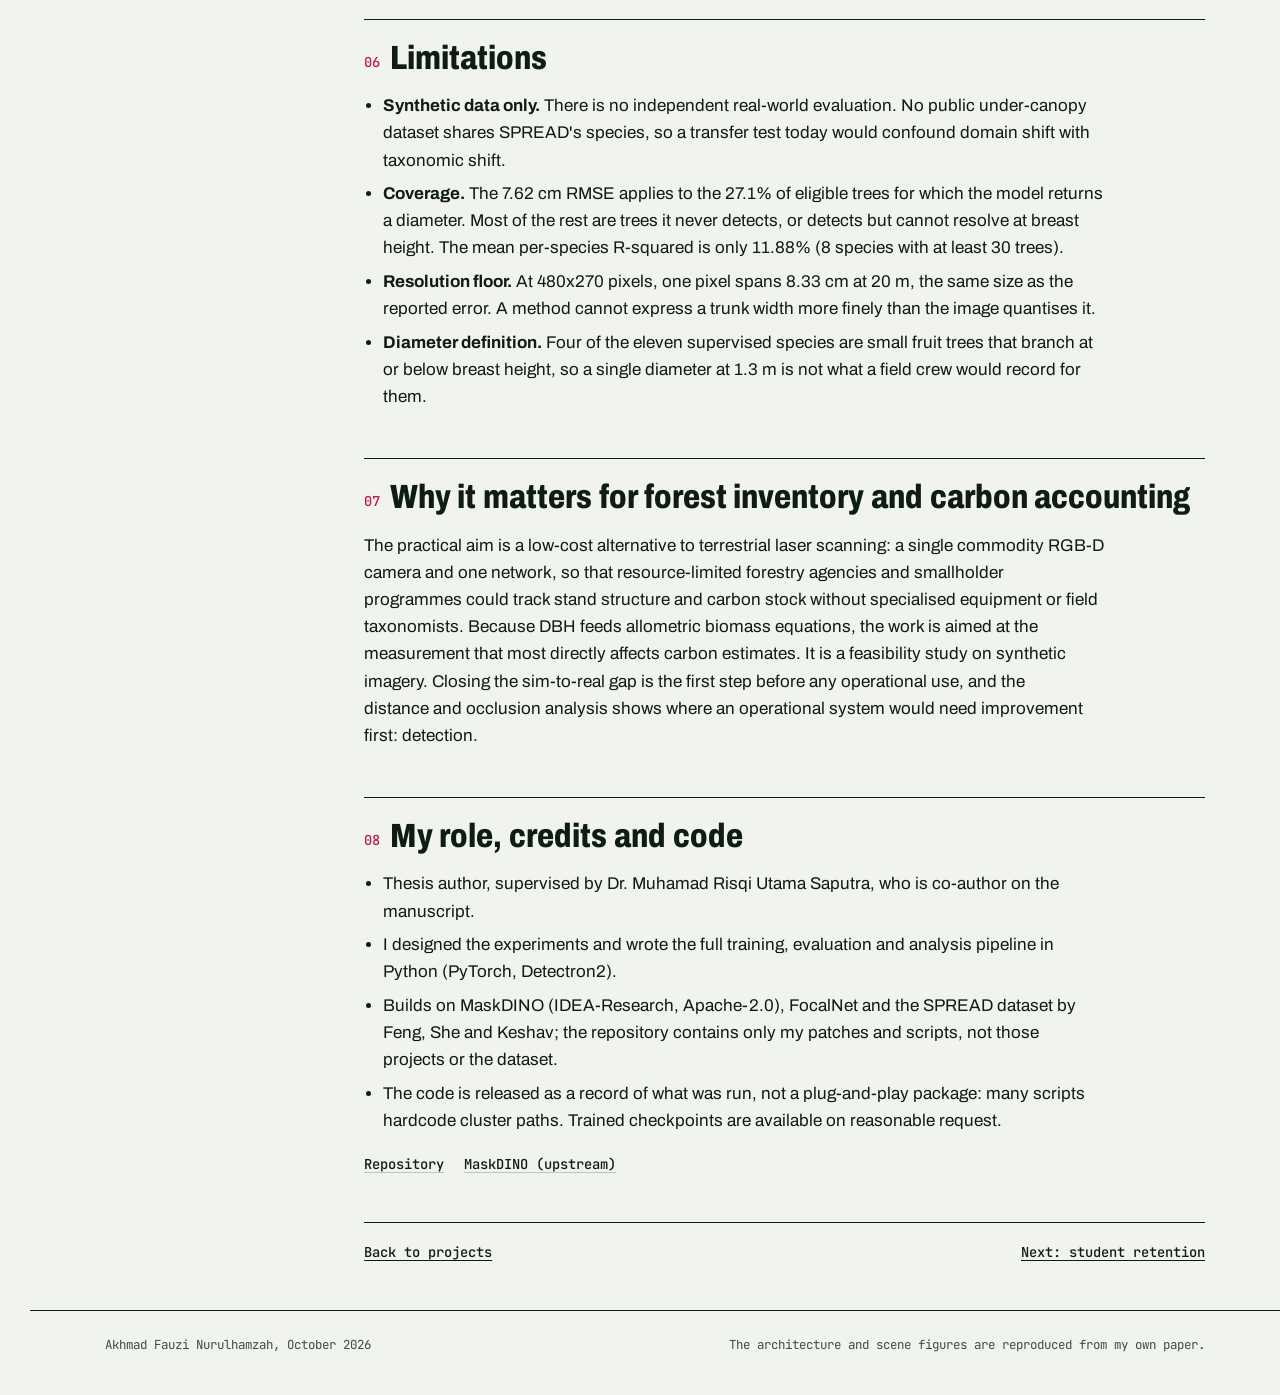
<file: projects/tree-diameter-estimation/index.html>
<!doctype html>
<html lang="en">
<head>
  <meta charset="utf-8">
  <meta name="viewport" content="width=device-width, initial-scale=1">
  <title>Tree diameter estimation from RGB-D | A. F. Nurulhamzah</title>
  <meta name="description" content="Master's thesis: one multitask network that segments trees, names species and estimates trunk diameter from RGB-D images. 62.29% AP50, 7.62 cm RMSE.">
  <meta name="color-scheme" content="light dark">
  <link rel="canonical" href="https://anurulhamzah.github.io/projects/tree-diameter-estimation/">
  <link rel="icon" href="../../assets/favicon.svg" type="image/svg+xml">
  <link rel="preload" href="../../assets/fonts/archivo-var.woff2" as="font" type="font/woff2" crossorigin>
  <link rel="stylesheet" href="../../assets/css/style.css?v=1a0fa28e">
  <meta property="og:type" content="article">
  <meta property="og:title" content="Multitask learning for tree instance segmentation and diameter estimation from RGB-D imagery">
  <meta property="og:description" content="One network finds trees, names species and estimates trunk diameter. Master's thesis, Monash University Indonesia, 2026.">
  <meta property="og:url" content="https://anurulhamzah.github.io/projects/tree-diameter-estimation/">
  <meta property="og:image" content="https://anurulhamzah.github.io/assets/og-image.png">
  <meta property="og:image:alt" content="Rainforest scene segmented by the thesis model">
  <meta name="twitter:card" content="summary_large_image">
</head>
<body>
  <a class="skip" href="#main">Skip to content</a>
  <div class="ruler" aria-hidden="true"><span class="ruler__flag">1.30 m</span></div>
  <header class="site-header">
    <div class="wrap">
      <a class="brand" href="../../">A. Fauzi <span>Nurulhamzah</span></a>
      <nav class="nav" aria-label="Primary">
        <a href="../../#thesis" aria-current="page">Research</a>
        <a href="../../#work">Work</a>
        <a href="../../#about">About</a>
        <a href="../../assets/cv/Akhmad-Fauzi-Nurulhamzah-CV.pdf" download>CV</a>
        <a href="../../#contact">Contact</a>
      </nav>
    </div>
  </header>

  <main id="main" class="paper">
    <div class="wrap">
      <p class="crumbs"><a href="../../">Home</a> / Research / Thesis</p>
      <div class="paper__head">
        <div class="paper__title">
      <h1>Multitask learning for tree instance segmentation and diameter estimation from RGB-D imagery</h1>
      <p class="paper__byline">Akhmad Fauzi Nurulhamzah, Muhamad Risqi Utama Saputra (supervisor)<br>Monash University Indonesia. Master's thesis, 2026. Grade: High Distinction (80/100).<br>Manuscript in preparation for submission to <em>Ecological Informatics</em> (as of September 2026).</p>
      <p class="linkrow">
        <a href="https://github.com/anurulhamzah/Tree-Segmentation-and-Diameter-Estimation">Code (GitHub)</a>
        <a href="https://github.com/anurulhamzah/Tree-Segmentation-and-Diameter-Estimation/blob/main/Multitask%20Learning%20for%20Forestry.pdf">Extended summary of the paper (PDF)</a>
        <a href="https://doi.org/10.1016/j.ecoinf.2025.103085">SPREAD dataset (Feng et al., 2025)</a>
      </p>
        </div>
      <dl class="facts facts--paper">
        <div><dt>Test AP50</dt><dd>62.29%<small>species-aware instance segmentation</small></dd></div>
        <div><dt>Diameter RMSE</dt><dd>7.62 cm<small>end-to-end, on detected trees</small></dd></div>
        <div><dt>Effect of depth</dt><dd>+12.92 AP50 points<small>both arms trained from scratch</small></dd></div>
        <div><dt>Data</dt><dd>Synthetic<small>Unreal Engine 5 renders (SPREAD)</small></dd></div>
      </dl>
      </div>

      <p class="tldr"><b>In short.</b> Counting trees and measuring their trunks is still done by hand with a tape. This thesis tests whether one photograph, taken from where a field crew stands, can be enough: a single network finds each tree, names its species and estimates its trunk diameter. It works well for naming species and for nearby trees, and fails mainly at detecting distant or hidden trees. Everything was tested on synthetic images, so performance on real forests is unproven.</p>
      <div class="paper__grid">
        <nav class="toc" aria-label="On this page">
          <ol>
            <li><a href="#abstract">Summary</a></li>
            <li><a href="#problem">The inventory problem</a></li>
            <li><a href="#pipeline">From raw data to results</a></li>
            <li><a href="#model">The model</a></li>
            <li><a href="#data">Data and design</a></li>
            <li><a href="#results">Results</a></li>
            <li><a href="#limits">Limitations</a></li>
            <li><a href="#relevance">Why it matters</a></li>
            <li><a href="#role">My role and code</a></li>
          </ol>
        </nav>

        <div class="prose">
          <h2 id="abstract"><span class="sec">00</span>Summary</h2>
          <p class="abstract">Can one photograph, taken by a field crew standing under the canopy, replace a diameter tape and a species guidebook? I trained a single RGB-D network that segments individual trees, classifies their species and estimates diameter at breast height (DBH), and measured honestly where it works and where it does not.</p>
          <p>The final model reaches 62.29% test AP50 for species-aware segmentation, with no measurable segmentation cost from adding the diameter task. Evaluated end-to-end on its own detections, it returns a diameter for 27.1% of eligible test trees (1,690 of 6,233) with a 7.62 cm RMSE. In a controlled comparison where both models are trained from scratch and differ only in channel count, adding depth raises AP50 by 12.92 points. Detection recall falls with camera distance, from 82.4% within 5 m to 34.5% beyond 30 m, while species accuracy among detected trees stays at 98.9% or higher.</p>

          <h2 id="problem"><span class="sec">01</span>The inventory problem</h2>
          <p>Forest inventory turns standing trees into per-tree records, chiefly species and trunk diameter, that carbon stock estimates, biodiversity indices and timber yield models are built from. DBH enters allometric biomass equations directly, so an error in diameter propagates into every downstream carbon figure. In Indonesian forests and agroforestry systems these records are still mostly collected by hand with diameter tapes. Cost scales with the number of trees rather than the area surveyed, and species identification needs skilled labour.</p>
          <p>Terrestrial laser scanning recovers trunk geometry precisely but costs too much for routine inventory in much of the region. Image-based methods use cheap cameras, but most work close to a single trunk that the operator has chosen. The harder setting is a whole scene seen from where a field crew actually stands: trees occlude each other, and apparent size varies by more than an order of magnitude with distance. This thesis asks whether one network can deliver both measurements there, and where it fails.</p>

          <h2 id="pipeline"><span class="sec">02</span>From raw data to results</h2>
          <p>Most of the work was not the network. It was making the data trustworthy and the comparison fair, in seven stages. The table says what each stage did and which scripts in the public repository carry it out.</p>
          <div class="table-scroll">
            <table class="datatable datatable--text">
              <caption>The pipeline, stage by stage</caption>
              <thead><tr><th>Stage</th><th>What was done</th><th>Scripts</th></tr></thead>
              <tbody>
                <tr><td><strong>1. Acquire</strong></td><td>SPREAD, a third-party synthetic below-canopy dataset rendered in Unreal Engine 5: 13 species in a plantation and a rainforest domain, with a colour image, depth map, instance masks, species and, for a subset, DBH. Obtained from its authors and not redistributed.</td><td><code>register_combined.py</code><code>register_plantations.py</code><code>register_rainforests.py</code></td></tr>
                <tr><td><strong>2. Audit</strong></td><td>Before any training: each annotation's box compared with its mask to flag trees with a large box but a tiny mask; the union of the annotation masks compared with a semantic tree mask in every image and split, to find trunks left out; trunk pixel widths and the share of blank DBH values scanned per species.</td><td><code>gt_bbox_seg_audit.py</code><code>coco_vs_semantic_full.py</code><code>scan_trunk_px_distribution.py</code><code>generate_dataset_report.py</code></td></tr>
                <tr><td><strong>3. Repair and select</strong></td><td>Masks regenerated from the raw instance images into a new folder, never overwriting the original and guaranteeing each new mask contains the old one. Plantation masks needed it; rainforest masks were already exact and were copied unchanged. Missing main-tree annotations were added. The paper reports 416 masks (0.8% of instances) repaired: +1.7 AP50 for a pretrained RGB configuration, unchanged within noise for RGB-D from scratch. The species for diameter supervision were chosen from the data: those with more than half of DBH blank were excluded (Lemon 86.9% blank, LeechVine 66.4%, a liana), which leaves eleven.</td><td><code>repair_coco_tolerant.py</code><code>repair_coco_exact_v4.py</code><code>fix_main_tree_annotations.py</code><code>create_clean_dbh_json_v3_universe11.py</code></td></tr>
                <tr><td><strong>4. Prepare</strong></td><td>Splits made by rendered scene, with a validator that each training script calls to confirm the stratified split is used; a 5% scene-aware sample for quick smoke tests; depth upsampled with nearest-neighbour rather than bilinear so edges between trunk and background do not get invented in-between values; and a script that widens a pretrained 3-channel stem to four channels for RGB-D.</td><td><code>make_splits.py</code><code>create_stratified_splits.py</code><code>split_validator.py</code><code>make_sample.py</code><code>upsample_rf_depth_960.py</code><code>inflate_stem_rgbd.py</code></td></tr>
                <tr><td><strong>5. Experiment</strong></td><td>Staged sweeps on a SLURM GPU cluster over the annotation filter, backbone, learning rate and image size; six backbones plus a Mask R-CNN reference; augmentation variants (mosaic, copy-paste, class weights); and a diameter head rebuilt through several versions (v2 to v7 in the repository) before the final joint model.</td><td><code>run_sweep_phases1to4.py</code><code>train_combined.py</code><code>train_combined_mosaic.py</code><code>finetune_trunk_roi_dbh_hybrid_joint.py</code></td></tr>
                <tr><td><strong>6. Evaluate</strong></td><td>Diameter scored end-to-end on the model's own detections; every checkpoint evaluated, not only the last; recall split by camera distance and by occlusion ratio; a near-miss versus true-miss analysis to ask whether lost recall comes from occlusion; a test that degrades the depth channel to see how much the model relies on it; a score-threshold sweep; and parameters, FLOPs and speed per backbone.</td><td><code>eval_end_to_end_dbh.py</code><code>recall_per_jarak.py</code><code>occlusion_robustness.py</code><code>nearmiss_occlusion_analysis.py</code><code>eval_depth_degradation.py</code><code>threshold_sweep_figure.py</code><code>measure_flops_fps_v4.py</code></td></tr>
                <tr><td><strong>7. Report</strong></td><td>Every figure regenerated from cached predictions; a model-selection tracker kept up to date during the runs; and a paper that states what did not work.</td><td><code>thesis_figures.py</code><code>gen_final_model_tracker.py</code><code>gen_qualitative_predictions.py</code></td></tr>
              </tbody>
            </table>
          </div>
          <p class="aside-note"><b>Where the controlled comparison came from.</b> The script that widens a pretrained stem records an early run in which the pretrained RGB-D model scored below the one trained from scratch (41.7 versus 50.4 AP50). That is the same effect the paper's controlled comparison later isolates, and it is why every depth comparison trains both arms from scratch.</p>
          <p class="small">Scripts are in <a href="https://github.com/anurulhamzah/Tree-Segmentation-and-Diameter-Estimation/tree/main/code/scripts">code/scripts</a>. Many hardcode the cluster paths used during the runs, and some comments are in Indonesian.</p>

          <h2 id="model"><span class="sec">03</span>The model</h2>
          <p>The architecture builds on MaskDINO, a query-based instance segmentation model, with a FocalNet-L backbone. The input convolution is widened from three to four channels so that depth enters as an input. A second head estimates diameter from backbone features at the image row that corresponds to breast height.</p>
          <figure class="figure">
            <div class="plate plate--scroll" tabindex="0" role="group" aria-label="Architecture diagram (scrolls sideways on narrow screens)">
              <img src="../../assets/img/fig-architecture.webp" width="1414" height="1062" loading="lazy" alt="Architecture diagram. RGB and depth form a four-channel input to a FocalNet-L backbone producing four feature levels, res2 to res5. A pixel decoder and nine transformer decoder layers with 300 queries and 100 denoising queries output 13 species classes, boxes and masks. A trunk-region head reads the res2 feature at the 1.3 metre row, through a detached copy, and outputs diameter at breast height in centimetres.">
            </div>
            <figcaption><b>Figure 1.</b> Architecture of the final model, from the paper. The diameter head reads the same <code>res2</code> feature as the segmentation branch through a stop-gradient, so its loss never reshapes the backbone. Depth enters twice: as an input channel, and as the geometry that converts pixel width into physical width.</figcaption>
          </figure>
          <p>The diameter head uses depth to find the image row whose back-projected height is closest to 1.3 m, isolates the trunk columns nearest the camera in that row, and computes a purely geometric diameter from pixel width and distance. That value is both reported as a baseline and supplied to a small network that regresses the final diameter together with learned features and the species. The geometric baseline alone is about a factor of two worse than the learned head.</p>

          <h2 id="data"><span class="sec">04</span>Data and experimental design</h2>
          <p>Training and evaluation use SPREAD, a synthetic below-canopy dataset rendered in Unreal Engine 5 (Feng, She and Keshav, 2025). A virtual camera about 2 m above ground looks laterally into plantation and rainforest scenes, giving a colour image, a per-pixel depth map, instance masks, a species label and, for a subset, a recorded DBH. Thirteen species are used for segmentation; diameter is supervised on the eleven that carry recorded DBH. The split is by rendered scene, not by image, so the same tree never appears on both sides. The test split has 7,925 annotated tree instances. I trained and evaluated on a SLURM-managed HPC cluster with NVIDIA L40S GPUs.</p>
          <h3>Controlling for pretraining</h3>
          <p>RGB and RGB-D are usually compared with the RGB model initialised from ImageNet and the RGB-D model trained from scratch, because a four-channel stem cannot inherit three-channel weights. That mixes depth with initialisation. In the paper, pretraining raised the RGB model's AP50 by 4.29 points but lowered the RGB-D model's, because ImageNet features that help a three-channel input work against a four-channel one. A comparison with both arms pretrained would report a depth advantage of only 0.91 points. Only with pretraining removed from both arms does the 12.92-point effect appear, so every depth comparison here trains both arms from scratch and varies only the channel count.</p>

          <h2 id="results"><span class="sec">05</span>Results</h2>
          <h3>Depth helps in every MaskDINO configuration</h3>
          <figure class="figure chart" tabindex="0" role="group" aria-label="Chart (scrolls sideways on narrow screens)">
            <!-- chart:depth -->
<svg viewBox="0 0 720 346" role="img" aria-labelledby="t-depth d-depth">
<title id="t-depth">Effect of adding a depth channel on AP50</title>
<desc id="d-depth">Dumbbell chart. For each backbone, AP50 without depth and with depth, both trained from scratch. Depth adds between 9.68 and 16.93 points for the six MaskDINO backbones and 0.32 points for the Mask R-CNN reference.</desc>
<line class="s-rule" x1="190.0" x2="190.0" y1="36" y2="306" stroke-width="1"/>
<text x="190.0" y="322" text-anchor="middle">0</text>
<line class="s-rule" x1="258.3" x2="258.3" y1="36" y2="306" stroke-width="1"/>
<text x="258.3" y="322" text-anchor="middle">10</text>
<line class="s-rule" x1="326.7" x2="326.7" y1="36" y2="306" stroke-width="1"/>
<text x="326.7" y="322" text-anchor="middle">20</text>
<line class="s-rule" x1="395.0" x2="395.0" y1="36" y2="306" stroke-width="1"/>
<text x="395.0" y="322" text-anchor="middle">30</text>
<line class="s-rule" x1="463.3" x2="463.3" y1="36" y2="306" stroke-width="1"/>
<text x="463.3" y="322" text-anchor="middle">40</text>
<line class="s-rule" x1="531.7" x2="531.7" y1="36" y2="306" stroke-width="1"/>
<text x="531.7" y="322" text-anchor="middle">50</text>
<line class="s-rule" x1="600.0" x2="600.0" y1="36" y2="306" stroke-width="1"/>
<text x="600.0" y="322" text-anchor="middle">60</text>
<text x="395.0" y="342" text-anchor="middle">AP50 (%)</text>
<circle class="c-canopy" cx="190" cy="14" r="5"/><text x="200" y="18">without depth (RGB)</text>
<circle class="c-tape" cx="350" cy="14" r="5"/><text x="360" y="18">with depth (RGB-D)</text>
<text class="" x="176" y="66.0" text-anchor="end">Mask R-CNN R50 (ref.)</text>
<line class="s-ink" x1="234.7" x2="236.9" y1="62.0" y2="62.0" stroke-width="2"/>
<circle class="c-canopy" cx="234.7" cy="62.0" r="5.5"/>
<circle class="c-tape" cx="236.9" cy="62.0" r="5.5"/>
<text x="224.7" y="66.0" text-anchor="end">6.54</text>
<text class="c-strong" x="246.9" y="66.0">6.86 (+0.32)</text>
<text class="" x="176" y="102.0" text-anchor="end">MaskDINO ResNet-50</text>
<line class="s-ink" x1="408.7" x2="517.6" y1="98.0" y2="98.0" stroke-width="2"/>
<circle class="c-canopy" cx="408.7" cy="98.0" r="5.5"/>
<circle class="c-tape" cx="517.6" cy="98.0" r="5.5"/>
<text x="398.7" y="102.0" text-anchor="end">32.00</text>
<text class="c-strong" x="527.6" y="102.0">47.94 (+15.93)</text>
<text class="" x="176" y="138.0" text-anchor="end">MaskDINO Swin-T</text>
<line class="s-ink" x1="421.7" x2="537.4" y1="134.0" y2="134.0" stroke-width="2"/>
<circle class="c-canopy" cx="421.7" cy="134.0" r="5.5"/>
<circle class="c-tape" cx="537.4" cy="134.0" r="5.5"/>
<text x="411.7" y="138.0" text-anchor="end">33.91</text>
<text class="c-strong" x="547.4" y="138.0">50.84 (+16.93)</text>
<text class="" x="176" y="174.0" text-anchor="end">MaskDINO Swin-B</text>
<line class="s-ink" x1="456.2" x2="522.3" y1="170.0" y2="170.0" stroke-width="2"/>
<circle class="c-canopy" cx="456.2" cy="170.0" r="5.5"/>
<circle class="c-tape" cx="522.3" cy="170.0" r="5.5"/>
<text x="446.2" y="174.0" text-anchor="end">38.95</text>
<text class="c-strong" x="532.3" y="174.0">48.63 (+9.68)</text>
<text class="" x="176" y="210.0" text-anchor="end">MaskDINO Swin-L</text>
<line class="s-ink" x1="468.5" x2="537.3" y1="206.0" y2="206.0" stroke-width="2"/>
<circle class="c-canopy" cx="468.5" cy="206.0" r="5.5"/>
<circle class="c-tape" cx="537.3" cy="206.0" r="5.5"/>
<text x="458.5" y="210.0" text-anchor="end">40.75</text>
<text class="c-strong" x="547.3" y="210.0">50.82 (+10.07)</text>
<text class="" x="176" y="246.0" text-anchor="end">MaskDINO FocalNet-B</text>
<line class="s-ink" x1="489.0" x2="587.0" y1="242.0" y2="242.0" stroke-width="2"/>
<circle class="c-canopy" cx="489.0" cy="242.0" r="5.5"/>
<circle class="c-tape" cx="587.0" cy="242.0" r="5.5"/>
<text x="479.0" y="246.0" text-anchor="end">43.75</text>
<text class="c-strong" x="597.0" y="246.0">58.10 (+14.35)</text>
<text class="c-strong" x="176" y="282.0" text-anchor="end">MaskDINO FocalNet-L</text>
<line class="s-ink" x1="492.4" x2="580.7" y1="278.0" y2="278.0" stroke-width="2"/>
<circle class="c-canopy" cx="492.4" cy="278.0" r="5.5"/>
<circle class="c-tape" cx="580.7" cy="278.0" r="5.5"/>
<text x="482.4" y="282.0" text-anchor="end">44.25</text>
<text class="c-strong" x="590.7" y="282.0">57.18 (+12.92)</text>
</svg>
<!-- /chart:depth -->
            <figcaption><b>Figure 2.</b> AP50 at 75,000 training iterations, with and without the depth channel, both arms trained from scratch (paper, Table 3). Depth adds between 9.68 and 16.93 points across the six backbones; a Mask R-CNN reference shows no measurable effect (+0.32) and sits far below the MaskDINO family. Ablation values sit below the final model's 62.29%, which uses 155,000 iterations.</figcaption>
          </figure>
          <h3>Detection, not recognition or measurement, is the bottleneck</h3>
          <p>Because depth is an input, every ground-truth tree has a physical distance that does not depend on model weights, so results can be split by distance without retraining. The three abilities the system needs behave very differently.</p>
          <figure class="figure chart" tabindex="0" role="group" aria-label="Chart (scrolls sideways on narrow screens)">
            <!-- chart:distance -->
<svg viewBox="0 0 720 330" role="img" aria-labelledby="t-dist d-dist">
<title id="t-dist">Detection recall, mask IoU and species accuracy by camera distance</title>
<desc id="d-dist">Line chart over six distance bins. Species accuracy stays between 98.9 and 100 percent. Mask IoU falls from 79.1 to 61.0 percent. Detection recall falls from 82.4 percent within 5 metres to 34.5 percent beyond 30 metres.</desc>
<line class="s-rule" x1="52" x2="570" y1="286.0" y2="286.0" stroke-width="1"/>
<text x="42" y="290.0" text-anchor="end">0</text>
<line class="s-rule" x1="52" x2="570" y1="220.5" y2="220.5" stroke-width="1"/>
<text x="42" y="224.5" text-anchor="end">25</text>
<line class="s-rule" x1="52" x2="570" y1="155.0" y2="155.0" stroke-width="1"/>
<text x="42" y="159.0" text-anchor="end">50</text>
<line class="s-rule" x1="52" x2="570" y1="89.5" y2="89.5" stroke-width="1"/>
<text x="42" y="93.5" text-anchor="end">75</text>
<line class="s-rule" x1="52" x2="570" y1="24.0" y2="24.0" stroke-width="1"/>
<text x="42" y="28.0" text-anchor="end">100</text>
<text x="52.0" y="312" text-anchor="middle">0-5 m</text>
<text x="155.6" y="312" text-anchor="middle">5-10 m</text>
<text x="259.2" y="312" text-anchor="middle">10-15 m</text>
<text x="362.8" y="312" text-anchor="middle">15-20 m</text>
<text x="466.4" y="312" text-anchor="middle">20-30 m</text>
<text x="570.0" y="312" text-anchor="middle">>30 m</text>
<polyline class="s-canopy" points="52.0,25.0 155.6,24.8 259.2,24.5 362.8,24.0 466.4,25.0 570.0,26.9" stroke-width="2"/>
<circle class="c-canopy" cx="52.0" cy="25.0" r="3.5"/>
<circle class="c-canopy" cx="155.6" cy="24.8" r="3.5"/>
<circle class="c-canopy" cx="259.2" cy="24.5" r="3.5"/>
<circle class="c-canopy" cx="362.8" cy="24.0" r="3.5"/>
<circle class="c-canopy" cx="466.4" cy="25.0" r="3.5"/>
<circle class="c-canopy" cx="570.0" cy="26.9" r="3.5"/>
<text class="" x="582.0" y="30.9">Species 98.9</text>
<polyline class="s-ink" points="52.0,78.8 155.6,87.4 259.2,103.1 362.8,114.7 466.4,119.9 570.0,126.2" stroke-width="2" stroke-dasharray="6 4"/>
<circle class="c-ink" cx="52.0" cy="78.8" r="3.5"/>
<circle class="c-ink" cx="155.6" cy="87.4" r="3.5"/>
<circle class="c-ink" cx="259.2" cy="103.1" r="3.5"/>
<circle class="c-ink" cx="362.8" cy="114.7" r="3.5"/>
<circle class="c-ink" cx="466.4" cy="119.9" r="3.5"/>
<circle class="c-ink" cx="570.0" cy="126.2" r="3.5"/>
<text class="" x="582.0" y="130.2">Mask IoU 61.0</text>
<polyline class="s-tape" points="52.0,70.1 155.6,78.2 259.2,101.6 362.8,130.1 466.4,163.6 570.0,195.6" stroke-width="3"/>
<circle class="c-tape" cx="52.0" cy="70.1" r="4.5"/>
<circle class="c-tape" cx="155.6" cy="78.2" r="4.5"/>
<circle class="c-tape" cx="259.2" cy="101.6" r="4.5"/>
<circle class="c-tape" cx="362.8" cy="130.1" r="4.5"/>
<circle class="c-tape" cx="466.4" cy="163.6" r="4.5"/>
<circle class="c-tape" cx="570.0" cy="195.6" r="4.5"/>
<text class="c-strong" x="582.0" y="199.6">Recall 34.5</text>
</svg>
<!-- /chart:distance -->
            <figcaption><b>Figure 3.</b> Detection recall, mask IoU and species accuracy by camera distance on the test split (paper, Table 6). Species accuracy and mask IoU are conditional on the tree having been detected.</figcaption>
          </figure>
          <div class="table-scroll">
            <table class="datatable">
              <caption>Data behind Figure 3</caption>
              <thead><tr><th>Distance</th><th>Trees</th><th>Recall (%)</th><th>Species correct (%)</th><th>Mask IoU (%)</th></tr></thead>
              <tbody>
                <tr><td>0-5 m</td><td>1,889</td><td>82.4</td><td>99.6</td><td>79.1</td></tr>
                <tr><td>5-10 m</td><td>1,375</td><td>79.3</td><td>99.7</td><td>75.8</td></tr>
                <tr><td>10-15 m</td><td>744</td><td>70.4</td><td>99.8</td><td>69.8</td></tr>
                <tr><td>15-20 m</td><td>472</td><td>59.5</td><td>100.0</td><td>65.4</td></tr>
                <tr><td>20-30 m</td><td>501</td><td>46.7</td><td>99.6</td><td>63.4</td></tr>
                <tr><td>over 30 m</td><td>267</td><td>34.5</td><td>98.9</td><td>61.0</td></tr>
              </tbody>
            </table>
          </div>
          <p>Of 7,925 annotated test trees, 4,913 were detected and 4,891 of those were also named correctly. The 3,034 failures break down into 3,012 trees never detected and 22 detected but misnamed, so misclassification is 0.7% of all failure. A single recall figure of 62.0% is a mixture of 82% nearby and 35% far away, weighted by how far away the trees in a given dataset happen to be, which is why two studies reporting the same aggregate number on different stands are not reporting the same thing. Recall also falls steadily with occlusion, from 74.8% for barely occluded trees to 44.3% for heavily occluded ones.</p>
          <h3>Diameter</h3>
          <p>Evaluated end-to-end, on the model's own masks and species, the model returns a diameter for 27.1% of eligible test trees (1,690 of 6,233), with 7.62 cm RMSE, 4.89 cm MAE and a bias of -1.28 cm. Absolute error rises with distance, but so does mean tree diameter, because small distant stems are the ones that are missed; relative RMSE stays roughly flat at 20-28%. A plot of predicted against true diameter has a slope of 0.74, which is regression towards the mean: small stems are over-estimated and large ones under-estimated, the expected behaviour of a regressor whose input cannot separate neighbouring diameters at this resolution.</p>
          <h3>What did not help</h3>
          <p>Raising the diameter loss weight after segmentation had formed cost about 5.9% in segmentation loss and brought no measurable diameter improvement. The evidence points to interference between the two objectives in the shared features, not to a weak diameter signal. The final model therefore keeps a constant weight.</p>
          <figure class="figure figure--grid">
            <div class="plate">
              <div class="plate__pair">
                <div><img src="../../assets/img/scene-rgb.webp" width="738" height="415" loading="lazy" alt="Input scene: a dense rainforest from ground level."><p class="small" style="margin:.3rem 0 .6rem;color:#3d4c43">(a) Input RGB-D scene</p></div>
                <div><img src="../../assets/img/scene-truth.webp" width="738" height="415" loading="lazy" alt="The same scene with ten annotated tree instances in distinct colours."><p class="small" style="margin:.3rem 0 .6rem;color:#3d4c43">(b) Ground truth, 10 instances</p></div>
                <div><img src="../../assets/img/scene-boxes.webp" width="738" height="419" loading="lazy" alt="Predicted bounding boxes overlapping heavily around neighbouring tree stems."><p class="small" style="margin:.3rem 0 .6rem;color:#3d4c43">(c) Predicted boxes</p></div>
                <div><img src="../../assets/img/scene-prediction.webp" width="738" height="419" loading="lazy" alt="Predicted instance masks labelled with species and diameter in centimetres."><p class="small" style="margin:.3rem 0 .6rem;color:#3d4c43">(d) Predicted masks, species and DBH</p></div>
              </div>
            </div>
            <figcaption><b>Figure 4.</b> One rainforest scene from the test split, from a single forward pass at score threshold 0.30. Labels read n/a where the head found no valid breast-height row (typically an occluded trunk) or where diameter is not defined, as for a liana. Boxes of neighbouring stems overlap heavily while their masks stay separable.</figcaption>
          </figure>

          <h2 id="limits"><span class="sec">06</span>Limitations</h2>
          <ul>
            <li><strong>Synthetic data only.</strong> There is no independent real-world evaluation. No public under-canopy dataset shares SPREAD's species, so a transfer test today would confound domain shift with taxonomic shift.</li>
            <li><strong>Coverage.</strong> The 7.62 cm RMSE applies to the 27.1% of eligible trees for which the model returns a diameter. Most of the rest are trees it never detects, or detects but cannot resolve at breast height. The mean per-species R-squared is only 11.88% (8 species with at least 30 trees).</li>
            <li><strong>Resolution floor.</strong> At 480x270 pixels, one pixel spans 8.33 cm at 20 m, the same size as the reported error. A method cannot express a trunk width more finely than the image quantises it.</li>
            <li><strong>Diameter definition.</strong> Four of the eleven supervised species are small fruit trees that branch at or below breast height, so a single diameter at 1.3 m is not what a field crew would record for them.</li>
          </ul>

          <h2 id="relevance"><span class="sec">07</span>Why it matters for forest inventory and carbon accounting</h2>
          <p>The practical aim is a low-cost alternative to terrestrial laser scanning: a single commodity RGB-D camera and one network, so that resource-limited forestry agencies and smallholder programmes could track stand structure and carbon stock without specialised equipment or field taxonomists. Because DBH feeds allometric biomass equations, the work is aimed at the measurement that most directly affects carbon estimates. It is a feasibility study on synthetic imagery. Closing the sim-to-real gap is the first step before any operational use, and the distance and occlusion analysis shows where an operational system would need improvement first: detection.</p>

          <h2 id="role"><span class="sec">08</span>My role, credits and code</h2>
          <ul>
            <li>Thesis author, supervised by Dr. Muhamad Risqi Utama Saputra, who is co-author on the manuscript.</li>
            <li>I designed the experiments and wrote the full training, evaluation and analysis pipeline in Python (PyTorch, Detectron2).</li>
            <li>Builds on MaskDINO (IDEA-Research, Apache-2.0), FocalNet and the SPREAD dataset by Feng, She and Keshav; the repository contains only my patches and scripts, not those projects or the dataset.</li>
            <li>The code is released as a record of what was run, not a plug-and-play package: many scripts hardcode cluster paths. Trained checkpoints are available on reasonable request.</li>
          </ul>
          <p class="linkrow"><a href="https://github.com/anurulhamzah/Tree-Segmentation-and-Diameter-Estimation">Repository</a> <a href="https://github.com/IDEA-Research/MaskDINO">MaskDINO (upstream)</a></p>
          <div class="next"><a href="../../#work">Back to projects</a><a href="../student-retention/">Next: student retention</a></div>
        </div>
      </div>
    </div>
  </main>

  <footer class="site-footer">
    <div class="wrap">
      <span>Akhmad Fauzi Nurulhamzah, October 2026</span>
      <span>The architecture and scene figures are reproduced from my own paper.</span>
    </div>
  </footer>
  <script src="../../assets/js/main.js?v=9e908470" defer></script>
</body>
</html>
</file>
<file: assets/css/style.css>
/* Akhmad Fauzi Nurulhamzah - portfolio
   Concept: a forest-inventory field sheet. A breast-height ruler runs down the margin,
   with a survey-tape flag at 1.30 m, the height at which tree diameter (DBH) is measured. */

@font-face {
  font-family: "Archivo";
  src: url("../fonts/archivo-var.woff2") format("woff2");
  font-weight: 100 900;
  font-stretch: 62% 125%;
  font-style: normal;
  font-display: swap;
}
@font-face {
  font-family: "JetBrains Mono";
  src: url("../fonts/jetbrains-mono-var.woff2") format("woff2");
  font-weight: 100 800;
  font-style: normal;
  font-display: swap;
}

:root {
  --paper: #f1f3ee;
  --paper-2: #e5e9e0;
  --plate: #fbfcf9;
  --ink: #0f1b15;
  --ink-2: #3d4c43;
  --rule: #bcc7b9;
  --canopy: #1d5a46;
  --tape: #bd1b50;
  --tape-ink: #ffffff;
  --focus: #0f1b15;

  --font-sans: "Archivo", "Segoe UI", system-ui, -apple-system, "Helvetica Neue", Arial, sans-serif;
  --font-mono: "JetBrains Mono", ui-monospace, "Cascadia Mono", Consolas, monospace;

  --step--1: clamp(0.8rem, 0.78rem + 0.1vw, 0.875rem);
  --step-0: clamp(1rem, 0.97rem + 0.15vw, 1.0625rem);
  --step-1: clamp(1.2rem, 1.1rem + 0.5vw, 1.4rem);
  --step-2: clamp(1.5rem, 1.25rem + 1.2vw, 2.1rem);
  --step-3: clamp(2rem, 1.5rem + 2.4vw, 3.4rem);
  --step-4: clamp(2.5rem, 1.6rem + 4.4vw, 5.2rem);

  --gutter: clamp(1rem, 4vw, 2.5rem);
  --measure: 74ch;
  --max: 1180px;
}

@media (prefers-color-scheme: dark) {
  :root {
    --paper: #0b140f;
    --paper-2: #131f18;
    --plate: #e9eee5;
    --ink: #e9efe6;
    --ink-2: #a8b8ae;
    --rule: #2b3b31;
    --canopy: #6fcf9f;
    --tape: #ff6b98;
    --tape-ink: #0b140f;
    --focus: #e9efe6;
  }
}

*, *::before, *::after { box-sizing: border-box; }
html { -webkit-text-size-adjust: 100%; scroll-padding-top: 5rem; }
body {
  margin: 0;
  background: var(--paper);
  color: var(--ink);
  font-family: var(--font-sans);
  font-size: var(--step-0);
  line-height: 1.6;
  font-feature-settings: "ss01", "tnum" 0;
  text-rendering: optimizeLegibility;
}
img, svg { max-width: 100%; height: auto; display: block; }
figure { margin: 0; }
.hero__grid > *, .feature > *, .row > *, .approach > *, .about > *, .contact > *, .skills > div > *,
.timeline > li > *, .paper__grid > *, .section__head > * { min-width: 0; }
.facts > div, .keynums > div { min-width: 0; overflow-wrap: anywhere; }
a { color: inherit; text-decoration-thickness: 1px; text-underline-offset: 0.2em; }
a:hover { color: var(--canopy); }
:focus-visible { outline: 3px solid var(--focus); outline-offset: 3px; border-radius: 2px; }
::selection { background: var(--tape); color: var(--tape-ink); }

.skip {
  position: absolute; left: var(--gutter); top: -4rem; z-index: 100;
  background: var(--ink); color: var(--paper); padding: 0.6rem 1rem;
}
.skip:focus { top: 0.5rem; }

.wrap { width: 100%; max-width: var(--max); margin-inline: auto; padding-inline: var(--gutter); }

/* ---------- ruler: the visual signature ---------- */
.ruler {
  position: fixed; inset: 0 auto 0 0; width: 30px; z-index: 5; pointer-events: none;
  border-right: 1px solid var(--rule);
  background:
    repeating-linear-gradient(to top, var(--ink-2) 0 1px, transparent 1px 10px) right / 8px 100% no-repeat,
    repeating-linear-gradient(to top, var(--ink) 0 1px, transparent 1px 50px) right / 16px 100% no-repeat;
  opacity: 0.55;
  display: none;
}
.ruler__flag {
  position: absolute; left: 0; top: 35%; transform: translateY(-50%);
  height: 18px; width: 58px; background: var(--tape); color: var(--tape-ink);
  font: 600 10px/18px var(--font-mono); letter-spacing: 0.04em; padding-left: 6px;
  clip-path: polygon(0 0, 100% 0, calc(100% - 8px) 50%, 100% 100%, 0 100%);
  opacity: 1;
}
@media (min-width: 1100px) {
  .ruler { display: block; }
  body { padding-left: 30px; }
}

/* ---------- header ---------- */
.site-header {
  position: sticky; top: 0; z-index: 20;
  background: color-mix(in srgb, var(--paper) 94%, transparent);
  backdrop-filter: blur(6px);
  border-bottom: 1px solid var(--rule);
}
.site-header .wrap { display: flex; align-items: center; justify-content: space-between; gap: 1rem; min-height: 3.5rem; }
.brand { font: 700 0.95rem/1 var(--font-sans); font-stretch: 80%; letter-spacing: 0.06em; text-transform: uppercase; text-decoration: none; white-space: nowrap; }
.brand span { color: var(--tape); }
.nav { display: flex; gap: 0.25rem 1.4rem; overflow-x: auto; scrollbar-width: none; }
.nav::-webkit-scrollbar { display: none; }
.nav a { font: 500 var(--step--1)/1 var(--font-mono); text-decoration: none; padding: 0.5rem 0; white-space: nowrap; border-bottom: 2px solid transparent; color: var(--ink-2); }
.nav a:hover, .nav a[aria-current="true"], .nav a[aria-current="page"] { color: var(--ink); border-bottom-color: var(--tape); }

/* ---------- type ---------- */
h1, h2, h3, h4 { font-family: var(--font-sans); margin: 0; line-height: 1.08; letter-spacing: -0.01em; }
h1 { font-size: var(--step-4); font-weight: 800; font-stretch: 78%; letter-spacing: -0.005em; word-spacing: 0.06em; line-height: 1; text-wrap: balance; }
h2 { font-size: var(--step-3); font-weight: 800; font-stretch: 80%; letter-spacing: 0; word-spacing: 0.05em; text-wrap: balance; }
h3 { font-size: var(--step-1); font-weight: 700; font-stretch: 92%; line-height: 1.2; letter-spacing: 0; word-spacing: 0.04em; }
p { margin: 0 0 1em; max-width: var(--measure); text-wrap: pretty; }
.mono, .kicker, .meta, .tag { font-family: var(--font-mono); }
.kicker { font-size: var(--step--1); letter-spacing: 0.02em; color: var(--ink-2); margin: 0 0 1.25rem; }
.kicker b { color: var(--tape); font-weight: 600; }
.lede { font-size: var(--step-1); line-height: 1.5; max-width: 38ch; }
.small { font-size: var(--step--1); color: var(--ink-2); }

/* ---------- hero ---------- */
.hero { padding-block: clamp(2.5rem, 7vw, 5.5rem) clamp(2rem, 5vw, 3.5rem); }
.hero__grid { display: grid; gap: 2.5rem clamp(1.5rem, 4vw, 4rem); grid-template-columns: minmax(0, 1fr); align-items: start; }
@media (min-width: 960px) { .hero__grid { grid-template-columns: minmax(0, 7fr) minmax(0, 5fr); } }
.hero h1 { margin-bottom: 1.5rem; max-width: 21ch; font-size: clamp(2.3rem, 1.4rem + 3.1vw, 3.9rem); }
.hero .lede { margin-bottom: 1.5rem; max-width: 52ch; font-size: var(--step-0); line-height: 1.6; }
.actions { display: flex; flex-wrap: wrap; gap: 0.75rem 1rem; align-items: center; margin-top: 1.75rem; }
.btn {
  display: inline-block; font: 600 var(--step--1)/1 var(--font-mono); text-decoration: none;
  padding: 0.85rem 1.1rem; border: 1px solid var(--ink); background: var(--ink); color: var(--paper);
}
.btn:hover { background: var(--tape); border-color: var(--tape); color: var(--tape-ink); }
.btn--ghost { background: transparent; color: var(--ink); }
.linkrow { display: flex; flex-wrap: wrap; gap: 0.4rem 1.25rem; font: 500 var(--step--1)/1.4 var(--font-mono); }
.linkrow a { text-decoration-color: var(--rule); }

.plate { background: var(--plate); padding: 0.6rem; border: 1px solid var(--rule); }
.plate img { width: 100%; }
.plate--scroll { overflow-x: auto; }
.plate--scroll img { min-width: 640px; }
.plate__pair { display: grid; gap: 0.6rem; }
.plate figcaption, .figure figcaption { font: 400 0.78rem/1.5 var(--font-mono); color: var(--ink-2); padding: 0.6rem 0.2rem 0.1rem; }
.plate figcaption { color: #3d4c43; }
.plate figcaption b, .figure .plate figcaption b { color: #0f1b15; }
.tagline { position: relative; }
.tagline::before { content: attr(data-label); position: absolute; left: 0.5rem; top: 0.5rem; background: var(--ink); color: var(--paper); font: 600 0.68rem/1 var(--font-mono); padding: 0.3rem 0.45rem; letter-spacing: 0.04em; }

/* facts strip */
.facts { display: grid; grid-template-columns: repeat(auto-fit, minmax(210px, 1fr)); border-top: 1px solid var(--ink); border-bottom: 1px solid var(--rule); margin-top: clamp(2rem, 5vw, 3.5rem); }
.facts > div { padding: 1rem 1.25rem 1.1rem 0; }
.facts dt { font: 500 0.72rem/1.2 var(--font-mono); text-transform: uppercase; letter-spacing: 0.08em; color: var(--ink-2); margin-bottom: 0.45rem; }
.facts dd { margin: 0; font-weight: 600; font-stretch: 90%; line-height: 1.3; }
.facts dd small { display: block; font-weight: 400; color: var(--ink-2); font-size: var(--step--1); margin-top: 0.2rem; font-stretch: 100%; }

/* ---------- sections ---------- */
.section { padding-block: clamp(3rem, 8vw, 6rem); border-top: 1px solid var(--rule); }
.section--tint { background: var(--paper-2); }
.section__head { display: grid; gap: 0.75rem 2rem; grid-template-columns: 1fr; margin-bottom: clamp(1.75rem, 4vw, 3rem); }
@media (min-width: 900px) { .section__head { grid-template-columns: 12rem minmax(0, 1fr); align-items: baseline; } }
.section__no { font: 500 var(--step--1)/1 var(--font-mono); color: var(--ink-2); }
.section__no b { color: var(--tape); font-weight: 600; }
.section__intro { max-width: 60ch; margin-top: 1rem; color: var(--ink-2); }

/* featured thesis */
.feature { display: grid; gap: 2rem clamp(1.5rem, 4vw, 3.5rem); grid-template-columns: 1fr; padding-bottom: clamp(2rem, 5vw, 3.5rem); border-bottom: 1px solid var(--ink); }
@media (min-width: 960px) { .feature { grid-template-columns: minmax(0, 5fr) minmax(0, 6fr); align-items: start; } }
.feature h3 { font-size: var(--step-2); font-stretch: 78%; font-weight: 800; margin-bottom: 1rem; }
.keynums { display: grid; grid-template-columns: repeat(3, minmax(0, 1fr)); gap: 0; margin: 1.5rem 0; border-top: 1px solid var(--rule); }
.keynums > div { padding: 0.9rem 0.8rem 0.9rem 0; border-bottom: 1px solid var(--rule); }
.keynums b { display: block; font: 700 var(--step-2)/1 var(--font-mono); letter-spacing: -0.03em; }
.keynums span { display: block; font: 400 0.74rem/1.4 var(--font-mono); color: var(--ink-2); margin-top: 0.4rem; }
.callout { border-left: 3px solid var(--tape); padding: 0.1rem 0 0.1rem 1rem; margin: 1.25rem 0; max-width: 60ch; font-size: var(--step--1); color: var(--ink-2); }
.callout strong { color: var(--ink); }

/* project index rows */
.rows { list-style: none; margin: 0; padding: 0; }
.row { display: grid; gap: 0.5rem 2rem; grid-template-columns: 1fr; padding-block: 1.6rem; border-bottom: 1px solid var(--rule); }
@media (min-width: 900px) { .row { grid-template-columns: 4rem minmax(0, 6fr) minmax(0, 4fr) auto; align-items: baseline; } }
.row__no { font: 500 var(--step--1)/1 var(--font-mono); color: var(--tape); }
.row h3 a { text-decoration: none; }
.row h3 a:hover { text-decoration: underline; text-decoration-color: var(--tape); text-decoration-thickness: 2px; }
.row p { margin: 0.4rem 0 0; color: var(--ink-2); font-size: var(--step--1); max-width: 56ch; }
.meta { font-size: 0.78rem; line-height: 1.6; color: var(--ink-2); }
.row__go { font: 600 var(--step--1)/1 var(--font-mono); text-decoration: none; white-space: nowrap; border-bottom: 2px solid var(--tape); padding-bottom: 0.2rem; justify-self: start; }
.row__go:hover { background: var(--tape); color: var(--tape-ink); }

.tags { display: flex; flex-wrap: wrap; gap: 0.35rem; list-style: none; margin: 0.75rem 0 0; padding: 0; }
.tag { font-size: 0.72rem; line-height: 1; padding: 0.35rem 0.5rem; border: 1px solid var(--rule); color: var(--ink-2); }

/* approach */
.approach { display: grid; gap: 2rem; grid-template-columns: 1fr; }
@media (min-width: 860px) { .approach { grid-template-columns: repeat(3, minmax(0, 1fr)); gap: 2.5rem; } }
.approach h3 { margin-bottom: 0.6rem; padding-top: 0.8rem; border-top: 3px solid var(--ink); }
.approach p { font-size: var(--step--1); color: var(--ink-2); }
.approach .proof { font: 400 0.78rem/1.5 var(--font-mono); color: var(--ink); }
.approach .proof a { color: var(--canopy); }

/* about */
.about { display: grid; gap: 2rem 4rem; grid-template-columns: 1fr; }
@media (min-width: 900px) { .about { grid-template-columns: minmax(0, 7fr) minmax(0, 5fr); } }
.about aside { font-size: var(--step--1); }
.about aside h3 { font: 600 0.74rem/1.2 var(--font-mono); text-transform: uppercase; letter-spacing: 0.08em; color: var(--ink-2); margin-bottom: 0.75rem; }
.stack-list { list-style: none; margin: 0 0 1.75rem; padding: 0; }
.stack-list li { padding: 0.65rem 0; border-bottom: 1px solid var(--rule); }
.stack-list li b { display: block; font-weight: 600; }

/* skills */
.skills { display: grid; gap: 0; grid-template-columns: 1fr; border-top: 1px solid var(--ink); }
.skills > div { display: grid; gap: 0.4rem 2rem; grid-template-columns: 1fr; padding: 1.15rem 0; border-bottom: 1px solid var(--rule); }
@media (min-width: 860px) { .skills > div { grid-template-columns: 14rem minmax(0, 1fr); } }
.skills dt { font-weight: 700; font-stretch: 90%; }
.skills dd { margin: 0; }
.skills dd p { margin: 0 0 0.35rem; max-width: none; }
.skills .shown { font: 400 0.76rem/1.6 var(--font-mono); color: var(--ink-2); }
.skills .shown a { color: var(--canopy); }

/* timeline */
.timeline { list-style: none; margin: 0 0 3rem; padding: 0; border-top: 1px solid var(--ink); }
.timeline > li { display: grid; gap: 0.35rem 2rem; grid-template-columns: minmax(0, 1fr); padding: 1.2rem 0; border-bottom: 1px solid var(--rule); }
@media (min-width: 860px) { .timeline > li { grid-template-columns: 11rem minmax(0, 1fr); } }
.timeline time { font: 500 var(--step--1)/1.5 var(--font-mono); color: var(--ink-2); }
.timeline h3 { font-size: var(--step-0); font-stretch: 95%; }
.timeline .org { color: var(--ink-2); font-size: var(--step--1); margin: 0.15rem 0 0.5rem; }
.timeline ul { margin: 0.4rem 0 0; padding-left: 1.1rem; max-width: 70ch; font-size: var(--step--1); color: var(--ink-2); }
.timeline > li > div > .type { display: inline-block; font: 600 0.68rem/1 var(--font-mono); letter-spacing: 0.06em; text-transform: uppercase; color: var(--tape); margin-bottom: 0.35rem; }
.subhead { font: 600 0.78rem/1 var(--font-mono); text-transform: uppercase; letter-spacing: 0.1em; color: var(--ink-2); margin: 0 0 0.9rem; }

/* contact */
.contact { display: grid; gap: 2rem; grid-template-columns: 1fr; }
@media (min-width: 860px) { .contact { grid-template-columns: minmax(0, 6fr) minmax(0, 5fr); align-items: end; } }
.contact__list { list-style: none; margin: 0; padding: 0; border-top: 1px solid var(--ink); }
.contact__list li { display: flex; justify-content: space-between; gap: 1rem; padding: 0.95rem 0; border-bottom: 1px solid var(--rule); font: 500 var(--step--1)/1.4 var(--font-mono); }
.contact__list a { text-decoration: none; border-bottom: 1px solid var(--tape); }
.contact__list a:hover { background: var(--tape); color: var(--tape-ink); }

.site-footer { border-top: 1px solid var(--ink); padding-block: 1.5rem 2.5rem; font: 400 0.78rem/1.6 var(--font-mono); color: var(--ink-2); }
.site-footer .wrap { display: flex; flex-wrap: wrap; justify-content: space-between; gap: 0.5rem 2rem; }

/* ---------- project / paper pages ---------- */
.paper { padding-block: clamp(2rem, 6vw, 4rem) 3rem; }
.crumbs { font: 500 var(--step--1)/1 var(--font-mono); color: var(--ink-2); margin-bottom: 2rem; }
.crumbs a { color: var(--ink-2); }
.paper h1 { font-size: var(--step-3); font-stretch: 76%; max-width: 22ch; margin-bottom: 1.25rem; }
.paper__byline { font: 400 var(--step--1)/1.7 var(--font-mono); color: var(--ink-2); margin: 0 0 1.5rem; max-width: none; }
.paper__grid { display: grid; gap: 2.5rem clamp(1.5rem, 4vw, 4rem); grid-template-columns: 1fr; margin-top: 2.5rem; }
@media (min-width: 1000px) { .paper__grid { grid-template-columns: 13rem minmax(0, 1fr); } }
.toc { font: 400 0.8rem/1.5 var(--font-mono); }
@media (min-width: 1000px) { .toc { position: sticky; top: 5rem; align-self: start; } }
.toc ol { list-style: none; margin: 0; padding: 0; border-top: 1px solid var(--ink); }
.toc li { border-bottom: 1px solid var(--rule); }
.toc a { display: block; padding: 0.5rem 0; text-decoration: none; color: var(--ink-2); }
.toc a:hover, .toc a[aria-current="true"] { color: var(--ink); }
.toc a[aria-current="true"] { box-shadow: inset 3px 0 var(--tape); padding-left: 0.6rem; }
.prose h2 { font-size: var(--step-2); font-stretch: 80%; margin: 3rem 0 1rem; padding-top: 1.25rem; border-top: 1px solid var(--ink); }
.prose h2:first-child { margin-top: 0; }
.prose h2 .sec { font: 500 var(--step--1)/1 var(--font-mono); color: var(--tape); margin-right: 0.6rem; vertical-align: 0.15em; letter-spacing: 0; }
.prose h3 { margin: 1.75rem 0 0.5rem; }
.prose ul, .prose ol { max-width: var(--measure); padding-left: 1.2rem; margin: 0 0 1.2em; }
.prose li { margin-bottom: 0.4rem; }
.prose .abstract { font-size: var(--step-1); line-height: 1.5; max-width: 52ch; }
.prose code { font-family: var(--font-mono); font-size: 0.88em; background: var(--paper-2); padding: 0.1em 0.3em; }
.facts--paper { margin-top: 1.5rem; }

.figure { margin: 2rem 0 2.25rem; max-width: 100%; }
.figure .plate { padding: 0.75rem; }
.figure figcaption b { color: var(--ink); font-weight: 600; }
.figure--grid .plate__pair { grid-template-columns: repeat(2, minmax(0, 1fr)); }
.chart { background: transparent; overflow-x: auto; }
.chart svg { width: 100%; min-width: 600px; height: auto; }
.chart figcaption { position: sticky; left: 0; }
.chart text { font-family: var(--font-mono); fill: var(--ink-2); font-size: 11px; paint-order: stroke; stroke: var(--paper); stroke-width: 3px; stroke-linejoin: round; }
.chart .c-ink { fill: var(--ink); }
.chart .c-strong { fill: var(--ink); font-weight: 600; }
.chart .c-canopy { fill: var(--canopy); stroke: none; }
.chart .c-tape { fill: var(--tape); stroke: none; }
.chart .s-canopy { stroke: var(--canopy); fill: none; }
.chart .s-tape { stroke: var(--tape); fill: none; }
.chart .s-rule { stroke: var(--rule); fill: none; }
.chart .s-ink { stroke: var(--ink); fill: none; }

.datatable { width: 100%; max-width: 44rem; border-collapse: collapse; font: 400 0.82rem/1.4 var(--font-mono); margin: 1.25rem 0 2rem; }
.datatable th, .datatable td { text-align: right; padding: 0.55rem 0.7rem; border-bottom: 1px solid var(--rule); }
.datatable th:first-child, .datatable td:first-child { text-align: left; padding-left: 0; }
.datatable thead th { border-bottom: 1px solid var(--ink); color: var(--ink-2); font-weight: 500; }
.datatable caption { text-align: left; font-weight: 600; color: var(--ink); padding-bottom: 0.6rem; }
.table-scroll { overflow-x: auto; }

.verify { font: 400 0.78rem/1.6 var(--font-mono); color: var(--ink-2); border: 1px dashed var(--rule); padding: 0.8rem 1rem; max-width: 60ch; margin: 1.5rem 0; }
.next { display: flex; flex-wrap: wrap; justify-content: space-between; gap: 1rem 2rem; margin-top: 3rem; padding-top: 1.25rem; border-top: 1px solid var(--ink); font: 500 var(--step--1)/1.4 var(--font-mono); }

.notfound { min-height: 60vh; display: grid; align-content: center; }
.notfound h1 { font-size: var(--step-4); }

/* ---------- dashboards ---------- */
.gallery { display: grid; gap: 1.5rem; grid-template-columns: minmax(0, 1fr); margin: 0 0 1.5rem; padding: 0; list-style: none; }
@media (min-width: 640px) { .gallery { grid-template-columns: repeat(2, minmax(0, 1fr)); } }
@media (min-width: 1000px) { .gallery { grid-template-columns: repeat(4, minmax(0, 1fr)); } }
.gallery a { display: block; text-decoration: none; }
.gallery img, .dash__media img { aspect-ratio: 1200 / 690; object-fit: cover; object-position: top left; }
.gallery .plate { padding: 0.4rem; transition: outline-color 0.15s ease; outline: 2px solid transparent; }
.gallery a:hover .plate, .gallery a:focus-visible .plate { outline-color: var(--tape); }
.gallery b { display: block; margin-top: 0.7rem; font-weight: 700; font-stretch: 92%; }
.gallery span { display: block; font: 400 0.78rem/1.5 var(--font-mono); color: var(--ink-2); }

.dash { display: grid; gap: 1.5rem clamp(1.5rem, 4vw, 3rem); grid-template-columns: minmax(0, 1fr); padding-block: 2.5rem; border-top: 1px solid var(--ink); }
@media (min-width: 1000px) { .dash { grid-template-columns: minmax(0, 4fr) minmax(0, 7fr); align-items: start; } }
.dash > * { min-width: 0; }
.dash h2 { font-size: var(--step-2); font-stretch: 80%; margin-bottom: 0.4rem; }
.dash__tool { font: 500 var(--step--1)/1.4 var(--font-mono); color: var(--ink-2); margin: 0 0 1rem; }
.dash ul.shows { padding-left: 1.1rem; margin: 0 0 1.25rem; font-size: var(--step--1); color: var(--ink-2); max-width: 52ch; }
.dash ul.shows li { margin-bottom: 0.3rem; }
.dash__actions { display: flex; flex-wrap: wrap; gap: 0.6rem; margin-bottom: 0.9rem; }
.dash__actions .btn { padding: 0.7rem 0.9rem; }
.dash__note { font: 400 0.76rem/1.6 var(--font-mono); color: var(--ink-2); max-width: 52ch; }
.dash__media .plate { padding: 0.5rem; }
.dash__media a { display: block; outline: 2px solid transparent; outline-offset: 2px; transition: outline-color 0.15s ease; }
.dash__media a:hover, .dash__media a:focus-visible { outline-color: var(--tape); }

@media (prefers-reduced-motion: no-preference) {
  .btn, .row__go, .contact__list a, .nav a, .toc a { transition: background-color 0.15s ease, color 0.15s ease, border-color 0.15s ease; }
}
@media (prefers-reduced-motion: reduce) { html { scroll-behavior: auto; } }
@media (prefers-contrast: more) { :root { --rule: #6b7a70; } }
@media print {
  .site-header, .ruler, .skip, .toc, .actions { display: none; }
  body { padding-left: 0; background: #fff; color: #000; }
}

/* more projects list */
.more { list-style: none; margin: 0; padding: 0; border-top: 1px solid var(--ink); }
.more li { display: grid; gap: 0.25rem 2rem; grid-template-columns: minmax(0, 1fr); padding: 0.9rem 0; border-bottom: 1px solid var(--rule); }
@media (min-width: 860px) { .more li { grid-template-columns: minmax(0, 5fr) minmax(0, 7fr); align-items: baseline; } }
.more a { text-decoration: none; }
.more a:hover b { text-decoration: underline; text-decoration-color: var(--tape); text-decoration-thickness: 2px; }
.more b { font-weight: 700; font-stretch: 92%; }
.more span { font-size: var(--step--1); color: var(--ink-2); max-width: 62ch; }

/* two-column project pages: text left, screens right */
.split { display: grid; gap: 2rem clamp(1.5rem, 4vw, 3.5rem); grid-template-columns: minmax(0, 1fr); }
@media (min-width: 1000px) { .split { grid-template-columns: minmax(0, 5fr) minmax(0, 6fr); align-items: start; } }
.split .prose p, .split .prose ul { max-width: none; }
.split__side .figure { margin: 0 0 1.25rem; }
.split__side .plate { padding: 0.4rem; }

/* editorial rows: text on the left, evidence on the right, aligned section by section */
.rows2 { margin-top: 2.5rem; }
.row2 { display: grid; gap: 1.5rem clamp(1.5rem, 4vw, 3.5rem); grid-template-columns: minmax(0, 1fr); border-top: 1px solid var(--ink); padding-top: 1.25rem; margin-top: 3rem; }
.row2:first-child { margin-top: 0; }
@media (min-width: 1000px) { .row2 { grid-template-columns: minmax(0, 6fr) minmax(0, 5fr); align-items: start; } }
.row2 > * { min-width: 0; }
.row2 .prose h2 { border-top: 0; padding-top: 0; margin-top: 0; }
.row2 .prose p, .row2 .prose ul, .row2 .prose ol { max-width: none; }
.row2__side .figure { margin: 0 0 1.25rem; }
.row2__side > :last-child { margin-bottom: 0; }
.row2__side .plate { padding: 0.4rem; }
.row2__side .datatable { margin: 0 0 1.25rem; max-width: none; }
.aside-note { font: 400 0.8rem/1.6 var(--font-mono); color: var(--ink-2); border-left: 3px solid var(--tape); padding: 0.2rem 0 0.2rem 1rem; margin: 0 0 1.25rem; }
.aside-note b { color: var(--ink); font-weight: 600; }
.flow { margin: 0 0 1.25rem; }
.flow svg { width: 100%; height: auto; }
.flow text { font-family: var(--font-mono); fill: var(--ink-2); font-size: 11px; }
.flow .t { fill: var(--ink); font-weight: 600; font-size: 12px; }
.flow rect { fill: none; stroke: var(--ink); stroke-width: 1.2; }
.flow .hl { stroke: var(--tape); stroke-width: 2; }
.flow path { stroke: var(--ink-2); fill: none; stroke-width: 1.2; }
.flow .arr { fill: var(--ink-2); stroke: none; }
/* earlier work: text left, list right */
.earlier { display: grid; gap: 1.5rem clamp(1.5rem, 4vw, 3.5rem); grid-template-columns: minmax(0, 1fr); }
@media (min-width: 900px) { .earlier { grid-template-columns: minmax(0, 5fr) minmax(0, 7fr); align-items: start; } }
.earlier > * { min-width: 0; }
.earlier .more { margin: 0; }
.earlier .more li { align-items: baseline; }
/* project page header: title on the left, key facts stacked on the right */
.paper__head { display: grid; gap: 1.5rem clamp(1.5rem, 4vw, 3.5rem); grid-template-columns: minmax(0, 1fr); margin-bottom: 0.5rem; }
.paper__head > * { min-width: 0; }
@media (min-width: 1000px) {
  .paper__head { grid-template-columns: minmax(0, 7fr) minmax(0, 5fr); align-items: end; }
  .paper__head .facts { grid-template-columns: minmax(0, 1fr); margin-top: 0; }
}
.paper__head .facts > div { padding-right: 0; }
.paper__head .facts > div + div { border-top: 1px solid var(--rule); }
.paper__title h1 { max-width: 24ch; }

/* experience bullets use the full column */
.timeline ul { max-width: 92ch; }
/* a continuation row inside a section */
.row2--sub { border-top: 0; margin-top: 1.5rem; padding-top: 0; }
.row2--sub .prose h3 { margin-top: 0; }

/* charts in the narrow side column fit their box */
.row2__side .chart { overflow: visible; }
.row2__side .chart svg { min-width: 0; }

/* dashboards header list */
.paper__head .more li { grid-template-columns: minmax(0, 1fr); }
@media (min-width: 640px) { .paper__head .more li { grid-template-columns: minmax(0, 3fr) minmax(0, 2fr); } }
.paper__head .dash__note { margin-top: 1rem; }

/* approach: the pipeline */
.pipe { list-style: none; margin: 0; padding: 0; border-top: 1px solid var(--ink); }
.pipe__row { display: grid; gap: 0.75rem 2rem; grid-template-columns: minmax(0, 1fr); padding: 1.4rem 0; border-bottom: 1px solid var(--rule); }
@media (min-width: 900px) { .pipe__row { grid-template-columns: 3.5rem minmax(0, 4fr) minmax(0, 8fr); align-items: start; } }
.pipe__row > * { min-width: 0; }
.pipe__no { font: 500 var(--step--1)/1.3 var(--font-mono); color: var(--tape); padding-top: 0.35rem; }
.pipe__what h3 { margin-bottom: 0.35rem; }
.pipe__what p { margin: 0; color: var(--ink-2); font-size: var(--step--1); max-width: 34ch; }
.pipe__proof { margin: 0; padding-left: 1.1rem; font-size: var(--step--1); color: var(--ink-2); }
.pipe__proof li { margin-bottom: 0.45rem; max-width: 80ch; }
.pipe__proof a { color: var(--canopy); }

/* tables with prose cells */
.datatable--text { max-width: none; }
.datatable--text th, .datatable--text td { text-align: left; vertical-align: top; line-height: 1.55; }
.datatable--text { font-family: var(--font-sans); font-size: var(--step--1); }
.datatable--text th, .datatable--text caption { font-family: var(--font-mono); }
.datatable--text td:nth-child(2) { color: var(--ink); max-width: 62ch; }
.datatable--text td:first-child, .datatable--text th:first-child { white-space: nowrap; padding-left: 0; }
.datatable--text td:last-child { font: 400 0.74rem/1.7 var(--font-mono); color: var(--ink-2); min-width: 15rem; }
.datatable--text code { background: none; padding: 0; display: block; }
/* approach: visual pipeline rail (enhanced by JS on wide screens; plain list otherwise) */
.flow7 { display: none; margin: 0 0 0.5rem; }
.js .flow7 { display: block; }
@media (max-width: 899px) { .js .flow7 { display: none; } }
.flow7__groups { display: grid; grid-template-columns: repeat(7, minmax(0, 1fr)); margin-bottom: 1rem; }
.flow7__groups span { border-top: 2px solid var(--ink); margin: 0 0.6rem; padding-top: 0.45rem; font: 600 0.72rem/1.2 var(--font-mono); letter-spacing: 0.08em; text-transform: uppercase; color: var(--ink-2); }
.flow7__rail { position: relative; display: grid; grid-template-columns: repeat(7, minmax(0, 1fr)); }
.flow7__rail::before { content: ""; position: absolute; left: calc(100% / 14); right: calc(100% / 14); top: 22px; border-top: 2px solid var(--ink); }
.flow7__rail::after { content: ""; position: absolute; left: calc(100% / 14); right: calc(100% / 14); top: 26px; height: 8px; background: repeating-linear-gradient(to right, var(--ink-2) 0 1px, transparent 1px 10px); opacity: 0.55; }
.flow7__stop { position: relative; z-index: 1; display: flex; flex-direction: column; align-items: center; gap: 0.45rem; background: none; border: 0; padding: 0 0.25rem 0.5rem; cursor: pointer; color: var(--ink); font: inherit; text-align: center; }
.flow7__dot { width: 44px; height: 44px; border-radius: 50%; display: grid; place-items: center; background: var(--paper-2); border: 2px solid var(--ink); font: 600 0.8rem/1 var(--font-mono); transition: transform 0.15s ease, background-color 0.15s ease, border-color 0.15s ease, color 0.15s ease; }
.flow7__name { margin-top: 1rem; font-weight: 700; font-stretch: 90%; font-size: var(--step-0); }
.flow7__stop:hover .flow7__dot { border-color: var(--tape); transform: scale(1.06); }
.flow7__stop[aria-selected="true"] .flow7__dot { background: var(--tape); border-color: var(--tape); color: var(--tape-ink); transform: scale(1.12); }
.flow7__stop[aria-selected="true"] .flow7__name { text-decoration: underline; text-decoration-color: var(--tape); text-decoration-thickness: 2px; text-underline-offset: 0.25em; }

/* the panels: only the active one shows while the rail is in use */
.pipe.is-tabs { border-top: 0; position: relative; margin-top: 0.5rem; display: grid; }
/* all panels share one grid cell, so the box is always as tall as the tallest panel and the page never jumps */
.pipe.is-tabs .pipe__row { grid-area: 1 / 1; visibility: hidden; border: 1px solid var(--ink); border-left: 4px solid var(--tape); padding: 1.6rem 1.75rem; background: var(--paper); }
.pipe.is-tabs .pipe__row.is-active { visibility: visible; }
.pipe.is-tabs::before { content: ""; position: absolute; top: -9px; left: calc((100% / 7) * (var(--pos, 0) + 0.5) - 9px); width: 16px; height: 16px; background: var(--paper); border-top: 1px solid var(--ink); border-left: 1px solid var(--ink); transform: rotate(45deg); z-index: 2; transition: left 0.2s ease; }
.pipe.is-tabs .pipe__no { font-size: 1.6rem; line-height: 1; }
.pipe.is-tabs .pipe__what h3 { font-size: var(--step-2); font-stretch: 78%; font-weight: 800; }
.pipe.is-tabs .pipe__what p { font-size: var(--step-0); max-width: 30ch; }
.pipe.is-tabs .pipe__proof { font-size: var(--step-0); }
@media (prefers-reduced-motion: no-preference) {
  .pipe.is-tabs .pipe__row.is-active { animation: pipe-in 0.25s ease both; }
  @keyframes pipe-in { from { transform: translateY(6px); } to { transform: none; } }
}
.flow7[hidden], .js .flow7[hidden] { display: none; }

/* plain-language summary at the top of each case study */
.tldr { border: 1px solid var(--ink); border-left: 4px solid var(--tape); padding: 1rem 1.25rem; margin: 1.5rem 0 0; max-width: none; font-size: var(--step-0); line-height: 1.6; }
.tldr b { font: 600 0.78rem/1 var(--font-mono); letter-spacing: 0.08em; text-transform: uppercase; color: var(--tape); margin-right: 0.5rem; }

/* collapsed technical detail */
.repro { border-top: 1px solid var(--rule); border-bottom: 1px solid var(--rule); padding: 0.75rem 0; }
.repro summary { cursor: pointer; font: 600 var(--step--1)/1.4 var(--font-mono); }
.repro[open] summary { margin-bottom: 1rem; }
.repro .datatable { margin-top: 0; }
</file>
